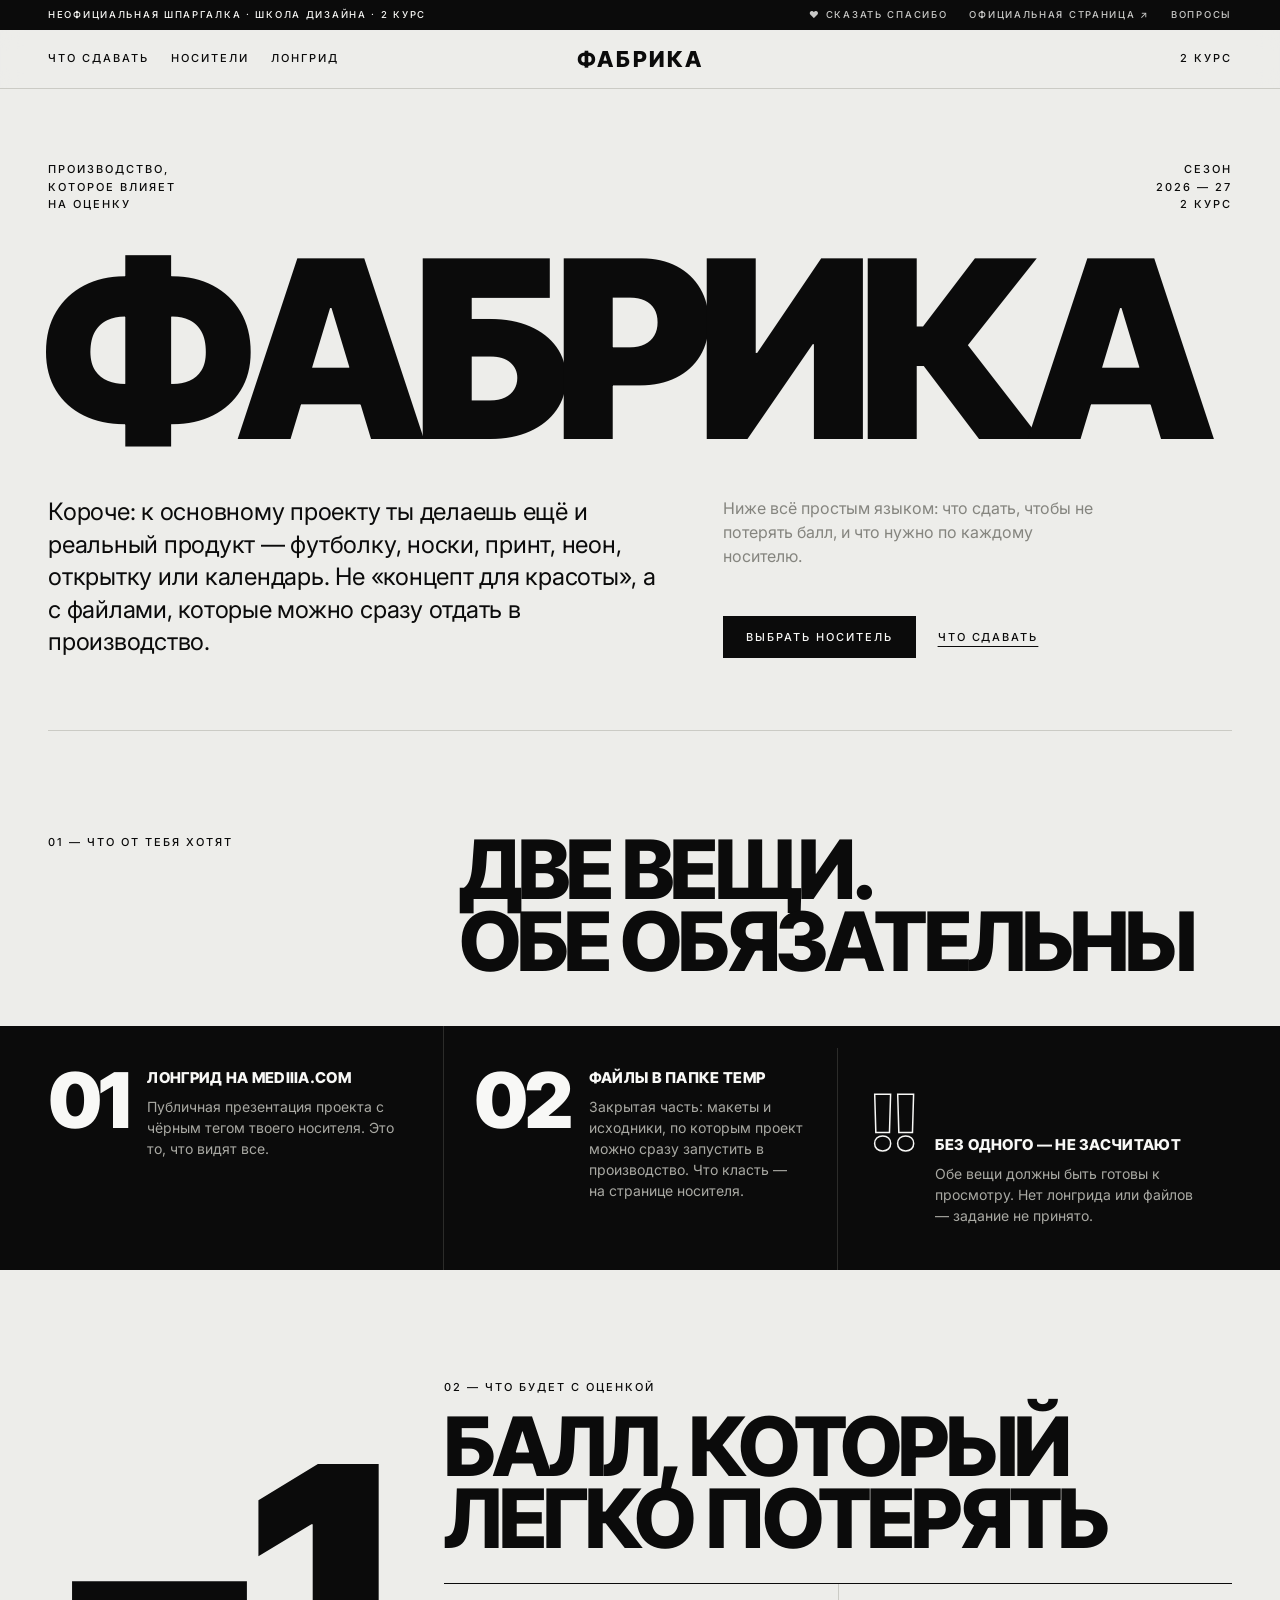
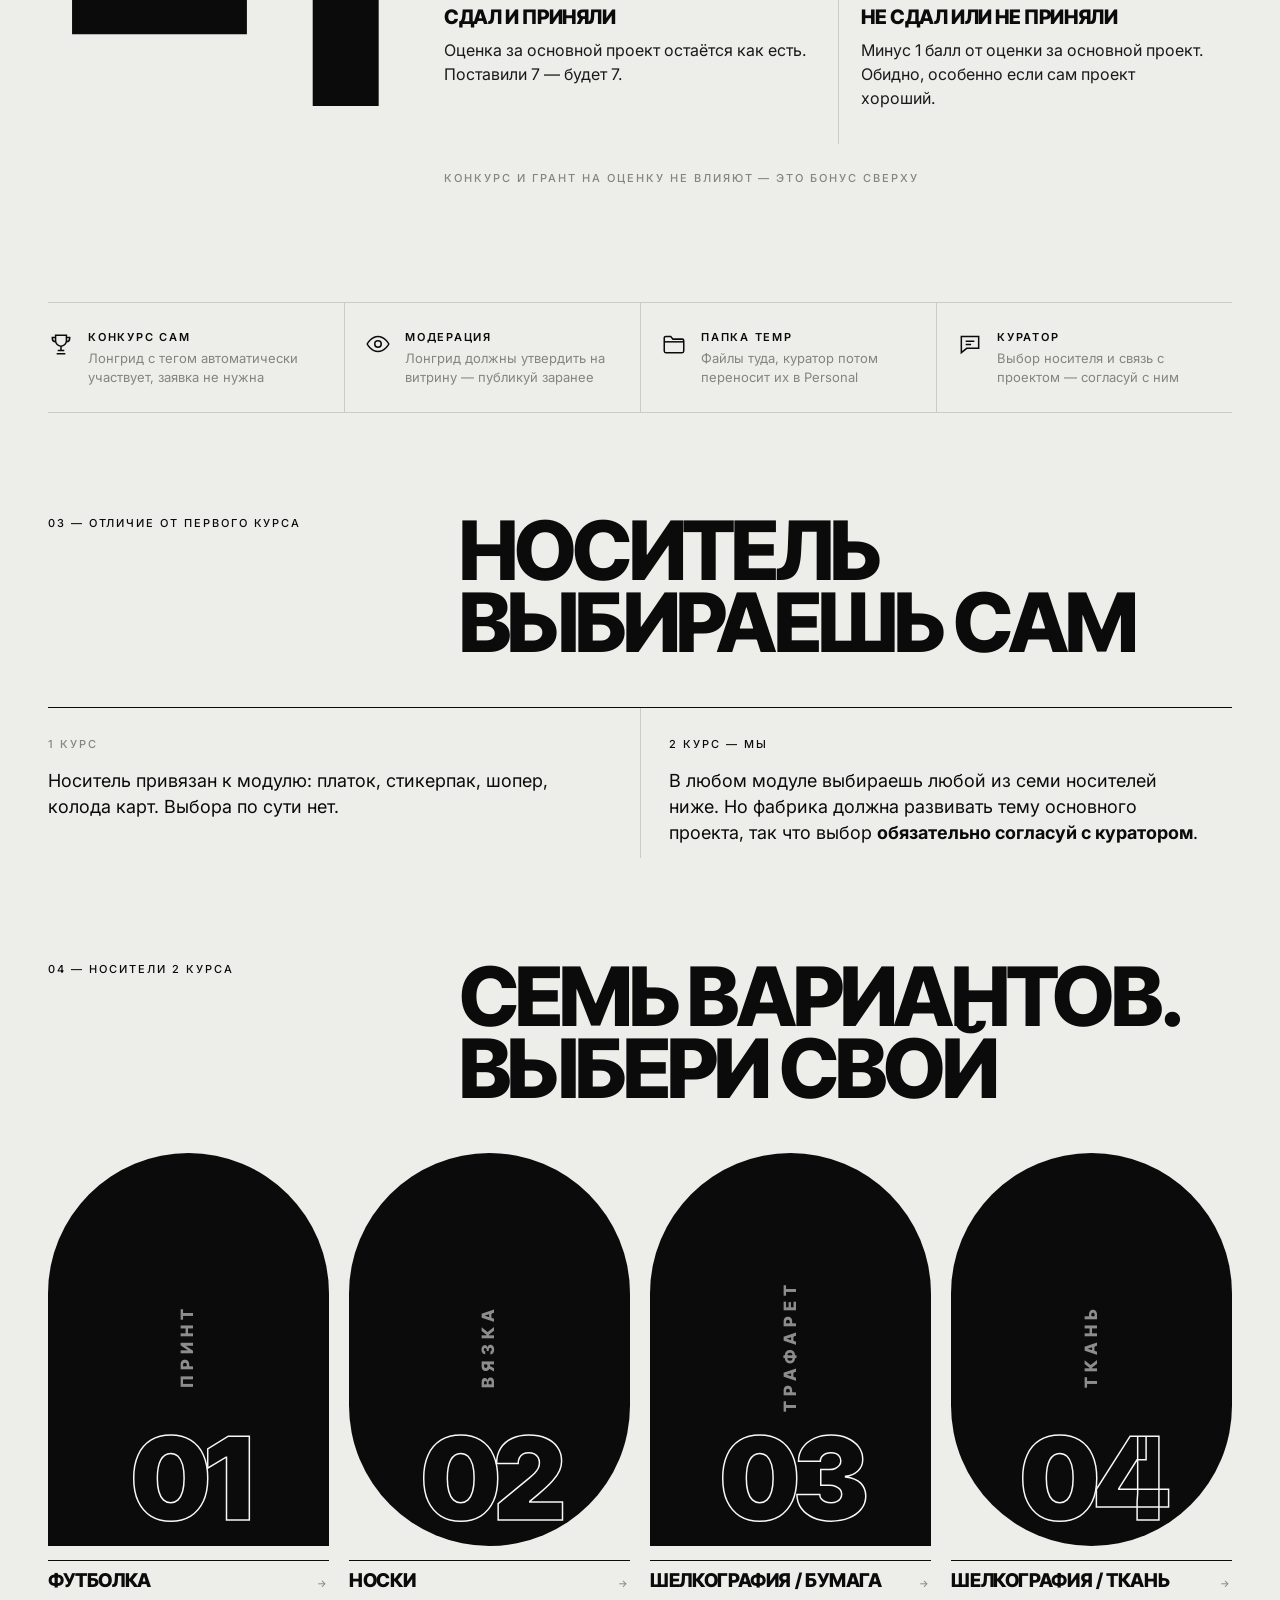
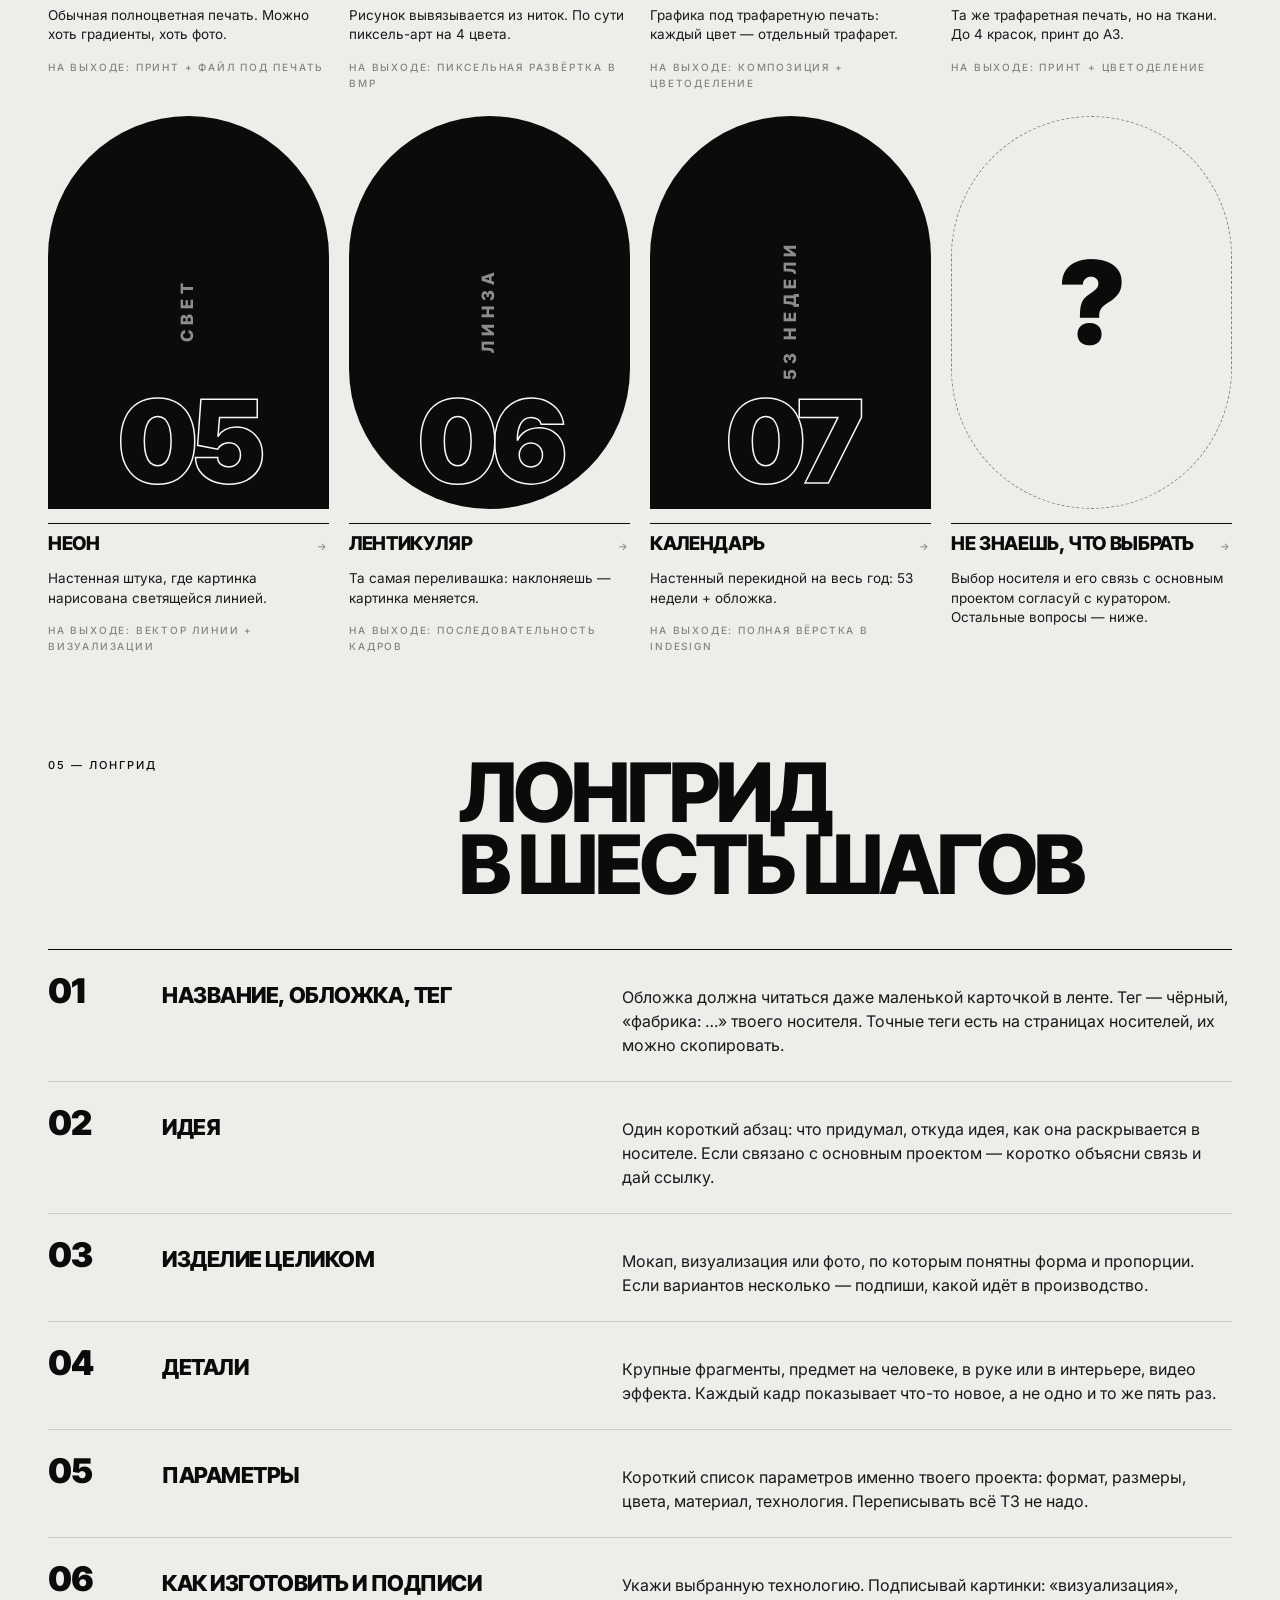
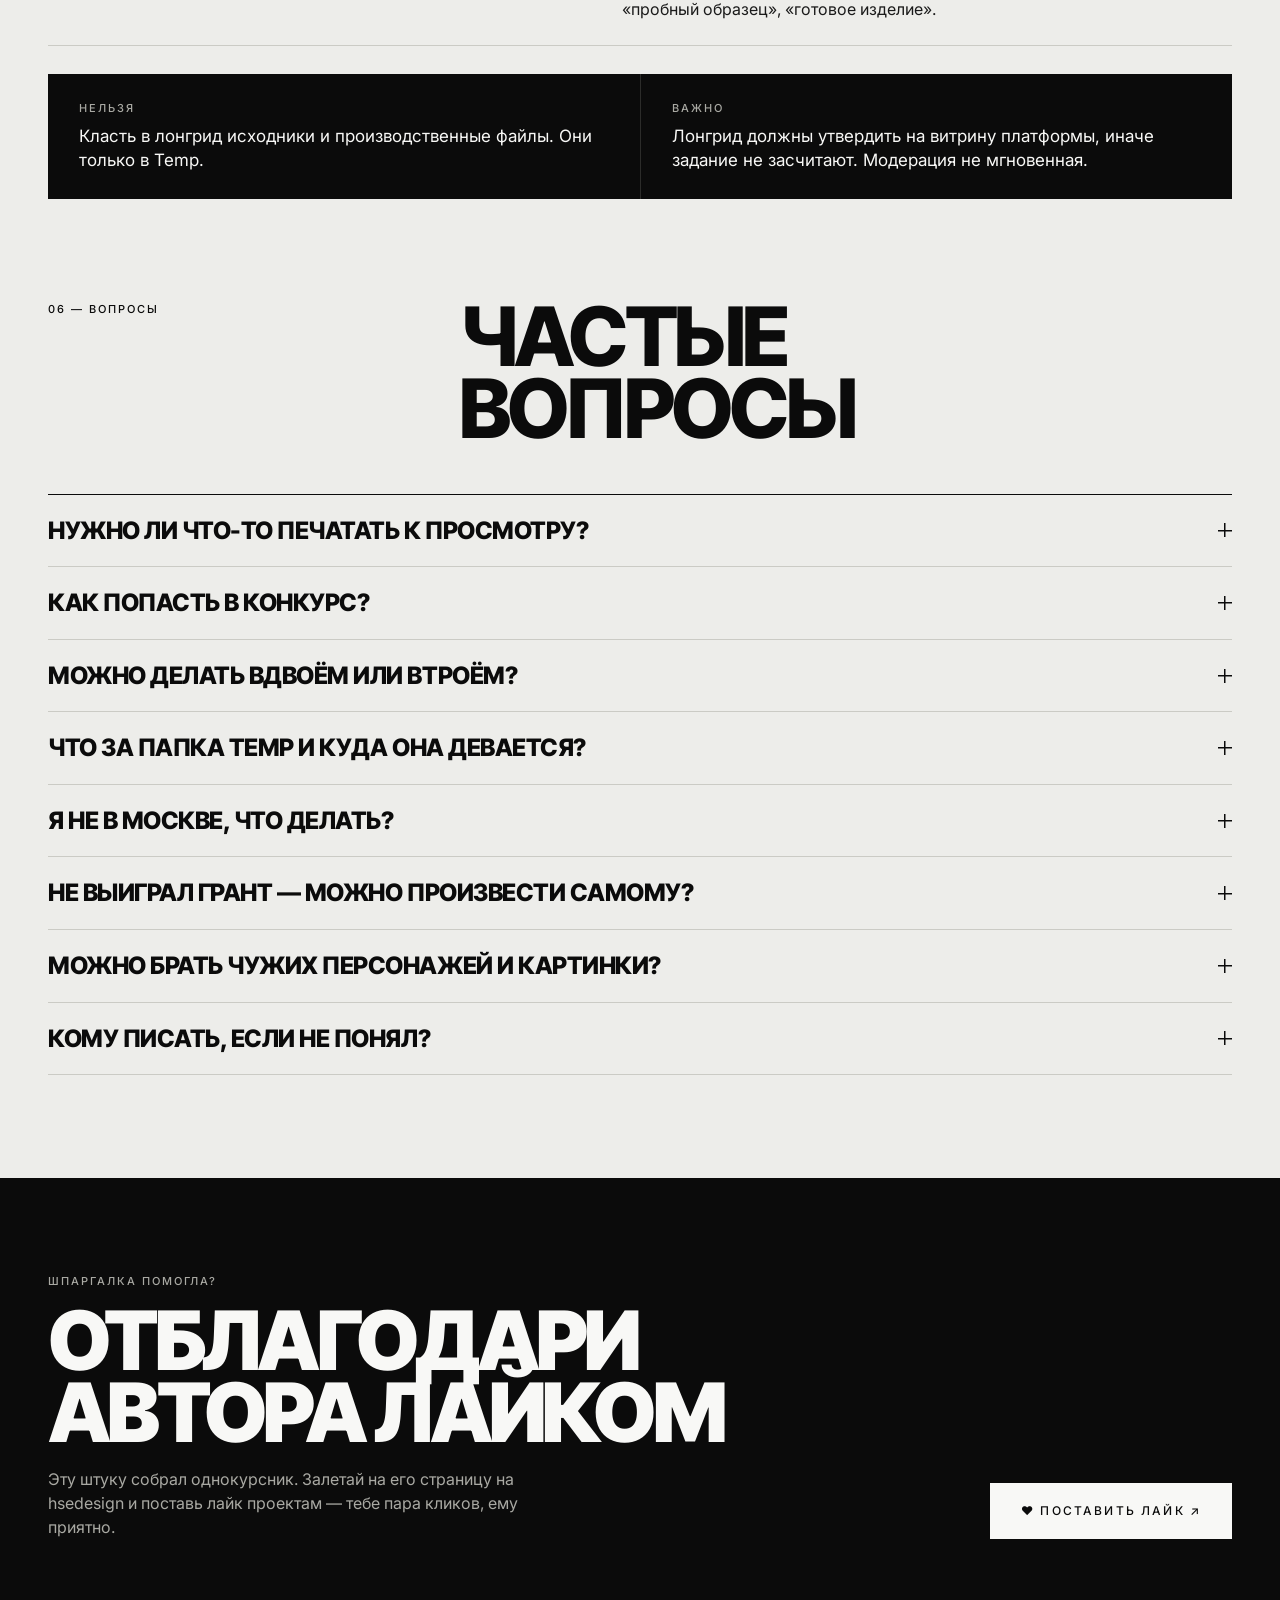
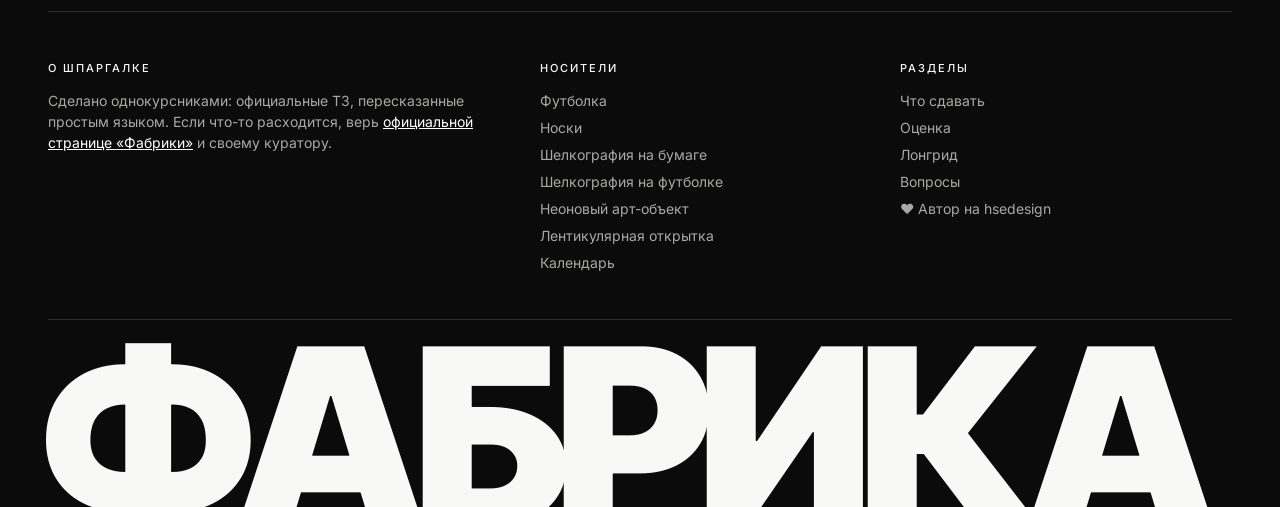
<file: index.html>
<!doctype html>
<html lang="ru">
<head>
<meta charset="utf-8">
<meta name="viewport" content="width=device-width, initial-scale=1">
<title>Фабрика · 2 курс — шпаргалка без паники</title>
<meta name="description" content="Неофициальная шпаргалка по «Фабрике» для второго курса Школы дизайна НИУ ВШЭ">
<link rel="preconnect" href="https://fonts.googleapis.com"><link rel="preconnect" href="https://fonts.gstatic.com" crossorigin><link href="https://fonts.googleapis.com/css2?family=Inter+Tight:wght@500;800;900&family=Inter:wght@400;500;600&display=swap" rel="stylesheet">
<link rel="stylesheet" href="style.css">
</head>
<body>
<div class="strip"><div class="wrap">
<span class="cap">Неофициальная шпаргалка · Школа дизайна · 2 курс</span>
<span class="r"><a class="cap" href="https://hsedesign.com/account/kkklounada" target="_blank" rel="noopener">♥ Сказать спасибо</a><a class="cap" href="https://education.mediiia.com/teams/700345f98297454aa5b09852b9f6dfeb/brnd" target="_blank" rel="noopener">Официальная страница ↗</a><a class="cap" href="index.html#faq">Вопросы</a></span>
</div></div>
<header class="nav"><div class="wrap">
<nav class="links cap"><a href="index.html#chto">Что сдавать</a><a href="index.html#nositeli">Носители</a><a href="index.html#longrid">Лонгрид</a></nav>
<a class="logo" href="index.html">Фабрика</a>
<div class="side cap"><a href="index.html#nositeli">2 курс</a></div>
</div></header>
<main>

<section class="hero" style="padding-bottom:0"><div class="wrap">
<div class="top-row">
<span class="cap">Производство,<br>которое влияет<br>на оценку</span>
<span class="cap">Сезон<br>2026 — 27<br>2 курс</span>
</div>
<div class="mega">Фабрика</div>
<div class="hero-body">
<p class="lead">Короче: к основному проекту ты делаешь ещё и реальный продукт — футболку, носки, принт, неон, открытку или календарь. Не «концепт для красоты», а с файлами, которые можно сразу отдать в производство.</p>
<div class="right">
<p>Ниже всё простым языком: что сдать, чтобы не потерять балл, и что нужно по каждому носителю.</p>
<div class="actions"><a class="btn" href="#nositeli">Выбрать носитель</a><a class="link" href="#chto">Что сдавать</a></div>
</div>
</div>
</div></section>

<section id="chto" style="padding-bottom:0"><div class="wrap">
<div class="sec-head"><span class="label">01 — Что от тебя хотят</span><h2>Две вещи.<br>Обе обязательны</h2></div>
</div>
<div class="band"><div class="wrap"><div class="cols">
<div class="col"><span class="n">01</span><div><h3>Лонгрид на mediiia.com</h3><p>Публичная презентация проекта с чёрным тегом твоего носителя. Это то, что видят все.</p></div></div>
<div class="col"><span class="n">02</span><div><h3>Файлы в папке Temp</h3><p>Закрытая часть: макеты и исходники, по которым проект можно сразу запустить в производство. Что класть — на странице носителя.</p></div></div>
<div class="col alert"><span class="n">!!</span><div><h3>Без одного — не засчитают</h3><p>Обе вещи должны быть готовы к просмотру. Нет лонгрида или файлов — задание не принято.</p></div></div>
</div></div></div>
</section>

<section id="ocenka"><div class="wrap">
<div class="score">
<div class="big">−1</div>
<div>
<span class="label">02 — Что будет с оценкой</span>
<h2 style="margin:14px 0 28px">Балл, который<br>легко потерять</h2>
<div class="cmp">
<div><h3>Сдал и приняли</h3><p>Оценка за основной проект остаётся как есть. Поставили 7 — будет 7.</p></div>
<div><h3>Не сдал или не приняли</h3><p>Минус 1 балл от оценки за основной проект. Обидно, особенно если сам проект хороший.</p></div>
</div>
<p class="note-line cap">Конкурс и грант на оценку не влияют — это бонус сверху</p>
</div>
</div>
</div></section>

<div class="wrap"><div class="features">
<div class="feature"><svg viewBox="0 0 24 24"><path d="M7 4h10v5a5 5 0 0 1-10 0V4Z"/><path d="M7 6H4v1a3 3 0 0 0 3 3M17 6h3v1a3 3 0 0 1-3 3M12 14v4M8 21h8M9 18h6"/></svg><div><b>Конкурс сам</b><span>Лонгрид с тегом автоматически участвует, заявка не нужна</span></div></div>
<div class="feature"><svg viewBox="0 0 24 24"><path d="M2 12s3.6-7 10-7 10 7 10 7-3.6 7-10 7S2 12 2 12Z"/><circle cx="12" cy="12" r="3"/></svg><div><b>Модерация</b><span>Лонгрид должны утвердить на витрину — публикуй заранее</span></div></div>
<div class="feature"><svg viewBox="0 0 24 24"><path d="M3 6.5A1.5 1.5 0 0 1 4.5 5H9l2 2.5h8.5A1.5 1.5 0 0 1 21 9v9.5a1.5 1.5 0 0 1-1.5 1.5h-15A1.5 1.5 0 0 1 3 18.5v-12Z"/><path d="M3 10h18"/></svg><div><b>Папка Temp</b><span>Файлы туда, куратор потом переносит их в Personal</span></div></div>
<div class="feature"><svg viewBox="0 0 24 24"><path d="M4 5h16v11H9l-5 4V5Z"/><path d="M8 9.5h8M8 12.5h5"/></svg><div><b>Куратор</b><span>Выбор носителя и связь с проектом — согласуй с ним</span></div></div>
</div></div>

<section><div class="wrap">
<div class="sec-head"><span class="label">03 — Отличие от первого курса</span><h2>Носитель<br>выбираешь сам</h2></div>
<div class="split">
<div><span class="cap grey">1 курс</span><p>Носитель привязан к модулю: платок, стикерпак, шопер, колода карт. Выбора по сути нет.</p></div>
<div><span class="cap">2 курс — мы</span><p>В любом модуле выбираешь любой из семи носителей ниже. Но фабрика должна развивать тему основного проекта, так что выбор <b>обязательно согласуй с куратором</b>.</p></div>
</div>
</div></section>

<section id="nositeli" style="padding-top:0"><div class="wrap">
<div class="sec-head"><span class="label">04 — Носители 2 курса</span><h2>Семь вариантов.<br>Выбери свой</h2></div>
<div class="carriers">
<a class="carrier" href="nositeli/futbolka.html">
<div class="arch"><span class="word">Принт</span><span class="idx">01</span></div>
<div class="meta"><h3>Футболка</h3><span class="cap">→</span></div>
<p>Обычная полноцветная печать. Можно хоть градиенты, хоть фото.</p>
<span class="cap grey" style="font-size:10px">На выходе: принт + файл под печать</span>
</a><a class="carrier" href="nositeli/noski.html">
<div class="arch"><span class="word">Вязка</span><span class="idx">02</span></div>
<div class="meta"><h3>Носки</h3><span class="cap">→</span></div>
<p>Рисунок вывязывается из ниток. По сути пиксель-арт на 4 цвета.</p>
<span class="cap grey" style="font-size:10px">На выходе: пиксельная развёртка в BMP</span>
</a><a class="carrier" href="nositeli/shelkografiya-bumaga.html">
<div class="arch"><span class="word">Трафарет</span><span class="idx">03</span></div>
<div class="meta"><h3>Шелкография / бумага</h3><span class="cap">→</span></div>
<p>Графика под трафаретную печать: каждый цвет — отдельный трафарет.</p>
<span class="cap grey" style="font-size:10px">На выходе: композиция + цветоделение</span>
</a><a class="carrier" href="nositeli/shelkografiya-futbolka.html">
<div class="arch"><span class="word">Ткань</span><span class="idx">04</span></div>
<div class="meta"><h3>Шелкография / ткань</h3><span class="cap">→</span></div>
<p>Та же трафаретная печать, но на ткани. До 4 красок, принт до А3.</p>
<span class="cap grey" style="font-size:10px">На выходе: принт + цветоделение</span>
</a><a class="carrier" href="nositeli/neon.html">
<div class="arch"><span class="word">Свет</span><span class="idx">05</span></div>
<div class="meta"><h3>Неон</h3><span class="cap">→</span></div>
<p>Настенная штука, где картинка нарисована светящейся линией.</p>
<span class="cap grey" style="font-size:10px">На выходе: вектор линии + визуализации</span>
</a><a class="carrier" href="nositeli/lentikulyar.html">
<div class="arch"><span class="word">Линза</span><span class="idx">06</span></div>
<div class="meta"><h3>Лентикуляр</h3><span class="cap">→</span></div>
<p>Та самая переливашка: наклоняешь — картинка меняется.</p>
<span class="cap grey" style="font-size:10px">На выходе: последовательность кадров</span>
</a><a class="carrier" href="nositeli/kalendar.html">
<div class="arch"><span class="word">53 недели</span><span class="idx">07</span></div>
<div class="meta"><h3>Календарь</h3><span class="cap">→</span></div>
<p>Настенный перекидной на весь год: 53 недели + обложка.</p>
<span class="cap grey" style="font-size:10px">На выходе: полная вёрстка в InDesign</span>
</a><a class="carrier ghost" href="#faq">
<div class="arch"><span class="q">?</span></div>
<div class="meta"><h3>Не знаешь, что выбрать</h3><span class="cap">→</span></div>
<p>Выбор носителя и его связь с основным проектом согласуй с куратором. Остальные вопросы — ниже.</p>
</a>
</div>
</div></section>

<section id="longrid" style="padding-top:0"><div class="wrap">
<div class="sec-head"><span class="label">05 — Лонгрид</span><h2>Лонгрид<br>в шесть шагов</h2></div>
<div class="rows">
<div class="row"><span class="num">01</span><h3>Название, обложка, тег</h3><p>Обложка должна читаться даже маленькой карточкой в ленте. Тег — чёрный, «фабрика: …» твоего носителя. Точные теги есть на страницах носителей, их можно скопировать.</p></div>
<div class="row"><span class="num">02</span><h3>Идея</h3><p>Один короткий абзац: что придумал, откуда идея, как она раскрывается в носителе. Если связано с основным проектом — коротко объясни связь и дай ссылку.</p></div>
<div class="row"><span class="num">03</span><h3>Изделие целиком</h3><p>Мокап, визуализация или фото, по которым понятны форма и пропорции. Если вариантов несколько — подпиши, какой идёт в производство.</p></div>
<div class="row"><span class="num">04</span><h3>Детали</h3><p>Крупные фрагменты, предмет на человеке, в руке или в интерьере, видео эффекта. Каждый кадр показывает что-то новое, а не одно и то же пять раз.</p></div>
<div class="row"><span class="num">05</span><h3>Параметры</h3><p>Короткий список параметров именно твоего проекта: формат, размеры, цвета, материал, технология. Переписывать всё ТЗ не надо.</p></div>
<div class="row"><span class="num">06</span><h3>Как изготовить и подписи</h3><p>Укажи выбранную технологию. Подписывай картинки: «визуализация», «пробный образец», «готовое изделие».</p></div>
</div>
<div class="warns">
<div><span class="cap">Нельзя</span><p>Класть в лонгрид исходники и производственные файлы. Они только в Temp.</p></div>
<div><span class="cap">Важно</span><p>Лонгрид должны утвердить на витрину платформы, иначе задание не засчитают. Модерация не мгновенная.</p></div>
</div>
</div></section>

<section id="faq" style="padding-top:0"><div class="wrap">
<div class="sec-head"><span class="label">06 — Вопросы</span><h2>Частые<br>вопросы</h2></div>
<div class="faq">
<details><summary>Нужно ли что-то печатать к просмотру?</summary><p>Нет. Для всех наших носителей сдаются лонгрид и файлы. Производство отобранных проектов организует команда «Фабрики».</p></details>
<details><summary>Как попасть в конкурс?</summary><p>Никак специально — заявку подавать не надо. Лонгрид с правильным тегом попадает в конкурс автоматически. Лучшие проекты получают грант школы на производство: образец, тираж и т.д.</p></details>
<details><summary>Можно делать вдвоём или втроём?</summary><p>Да. Один общий лонгрид, у него автор и до двух соавторов, в тексте расписано, кто что делал. Но вклад должен быть настоящим, распилить мелкие задачки ради зачёта не прокатит. Защищает каждый отдельно на своём просмотре.</p></details>
<details><summary>Что за папка Temp и куда она девается?</summary><p>Это твоя рабочая папка на сетевом диске школы. Кладёшь туда полный комплект файлов, перед сдачей куратор проверяет и переносит её в закрытый раздел Personal, к которому есть доступ только у сотрудников.</p></details>
<details><summary>Я не в Москве, что делать?</summary><p>Все носители второго курса сдаются файлами и визуализациями, физически в мастерских школы быть не обязательно.</p></details>
<details><summary>Не выиграл грант — можно произвести самому?</summary><p>Да. Можно оплатить производство самому по тем же ТЗ, или проект может заметить внешний заказчик — бренд, музей, компания. Если продукт продаётся, автор получает авторские отчисления.</p></details>
<details><summary>Можно брать чужих персонажей и картинки?</summary><p>Только если есть права. Проще и безопаснее рисовать своё.</p></details>
<details><summary>Кому писать, если не понял?</summary><p>По идее, выбору носителя и связи с проектом — куратору. По технике (оборудование, материалы) — мастерам мастерских школы.</p></details>
</div>
</div></section>
</main>
<section class="thanks"><div class="wrap">
<div class="thanks-in">
<div><span class="cap">Шпаргалка помогла?</span>
<p class="thanks-t">Отблагодари автора лайком</p>
<p class="thanks-s">Эту штуку собрал однокурсник. Залетай на его страницу на hsedesign и поставь лайк проектам — тебе пара кликов, ему приятно.</p></div>
<a class="btn inv big" href="https://hsedesign.com/account/kkklounada" target="_blank" rel="noopener">♥ Поставить лайк ↗</a>
</div>
</div></section>
<footer><div class="wrap">
<div class="cols">
<div><span class="cap">О шпаргалке</span><p>Сделано однокурсниками: официальные ТЗ, пересказанные простым языком. Если что-то расходится, верь <a href="https://education.mediiia.com/teams/700345f98297454aa5b09852b9f6dfeb/brnd" target="_blank" rel="noopener" style="color:#fff">официальной странице «Фабрики»</a> и своему куратору.</p></div>
<div><span class="cap">Носители</span><ul><li><a href="nositeli/futbolka.html">Футболка</a></li><li><a href="nositeli/noski.html">Носки</a></li><li><a href="nositeli/shelkografiya-bumaga.html">Шелкография на бумаге</a></li><li><a href="nositeli/shelkografiya-futbolka.html">Шелкография на футболке</a></li><li><a href="nositeli/neon.html">Неоновый арт-объект</a></li><li><a href="nositeli/lentikulyar.html">Лентикулярная открытка</a></li><li><a href="nositeli/kalendar.html">Календарь</a></li></ul></div>
<div><span class="cap">Разделы</span><ul><li><a href="index.html#chto">Что сдавать</a></li><li><a href="index.html#ocenka">Оценка</a></li><li><a href="index.html#longrid">Лонгрид</a></li><li><a href="index.html#faq">Вопросы</a></li><li><a href="https://hsedesign.com/account/kkklounada" target="_blank" rel="noopener">♥ Автор на hsedesign</a></li></ul></div>
</div>
<div class="mega" aria-hidden="true">Фабрика</div>
</div></footer>
<script src="script.js"></script>
</body>
</html>
</file>
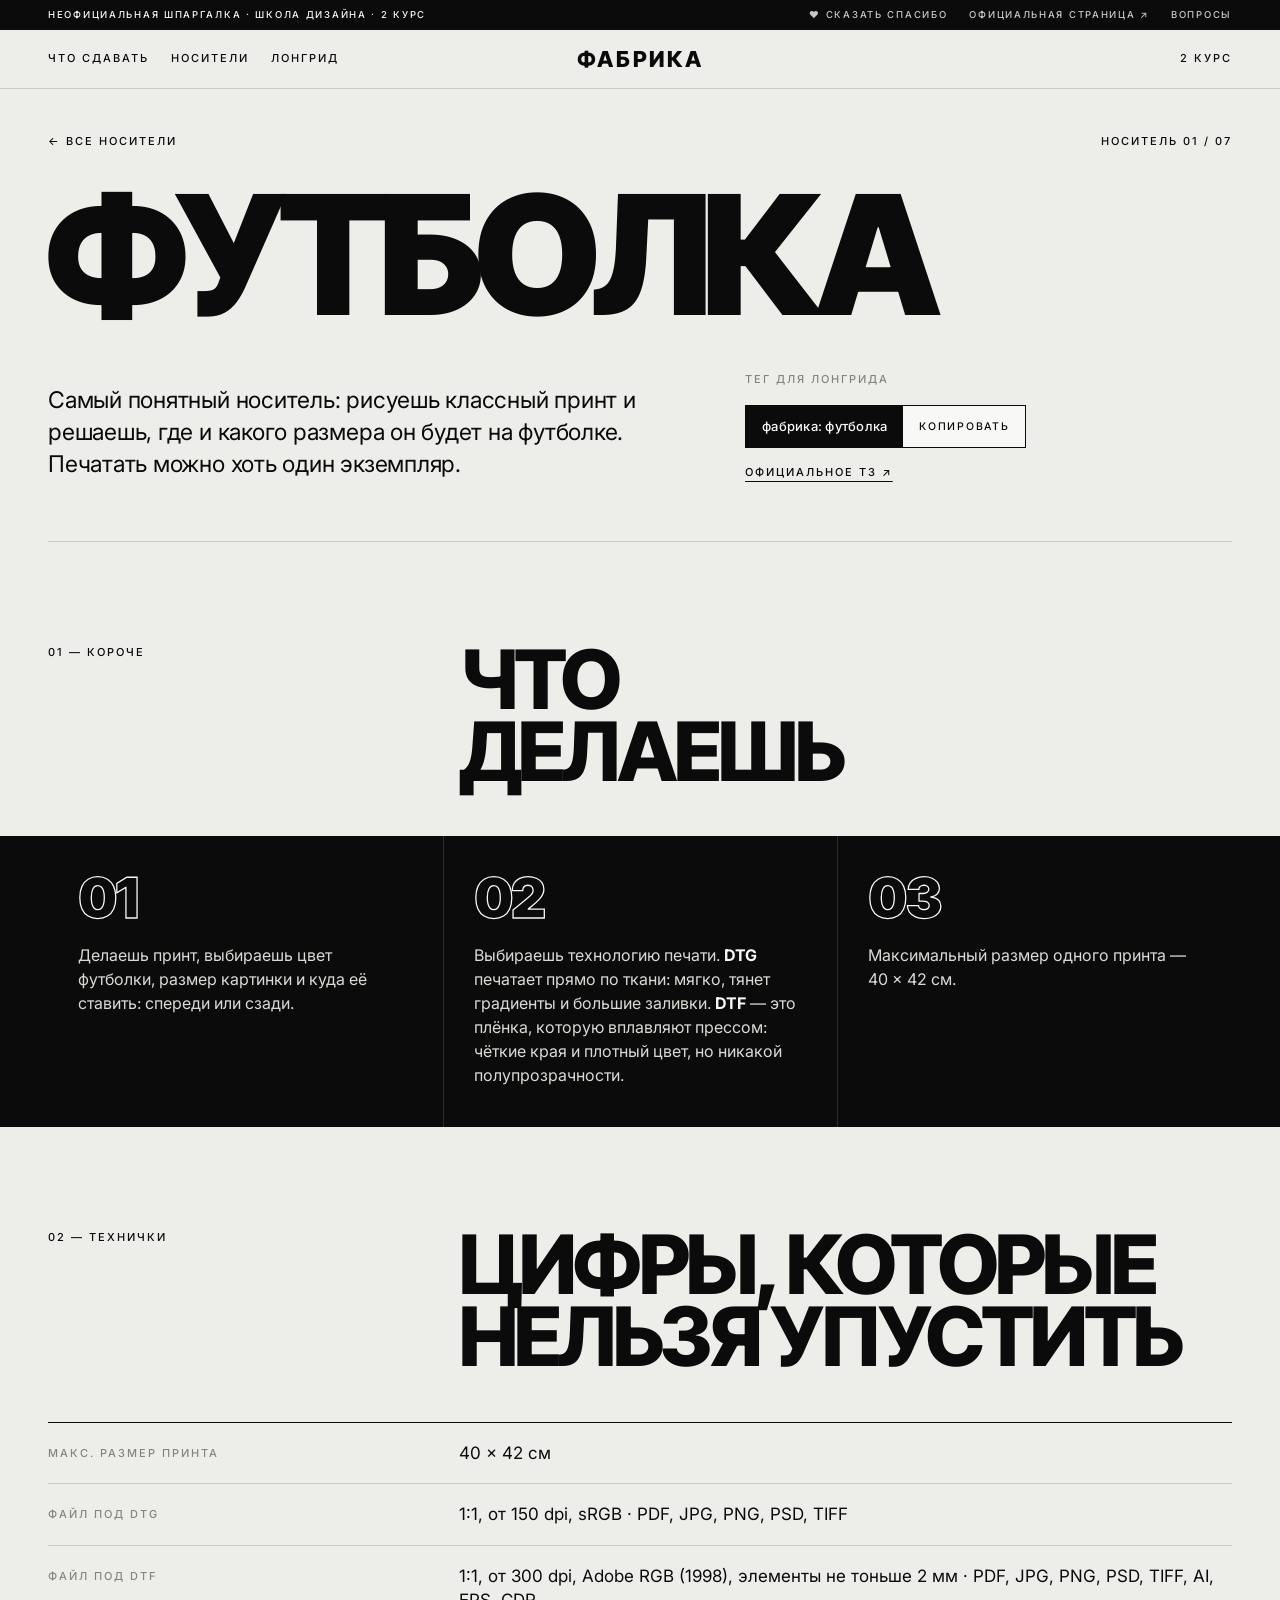
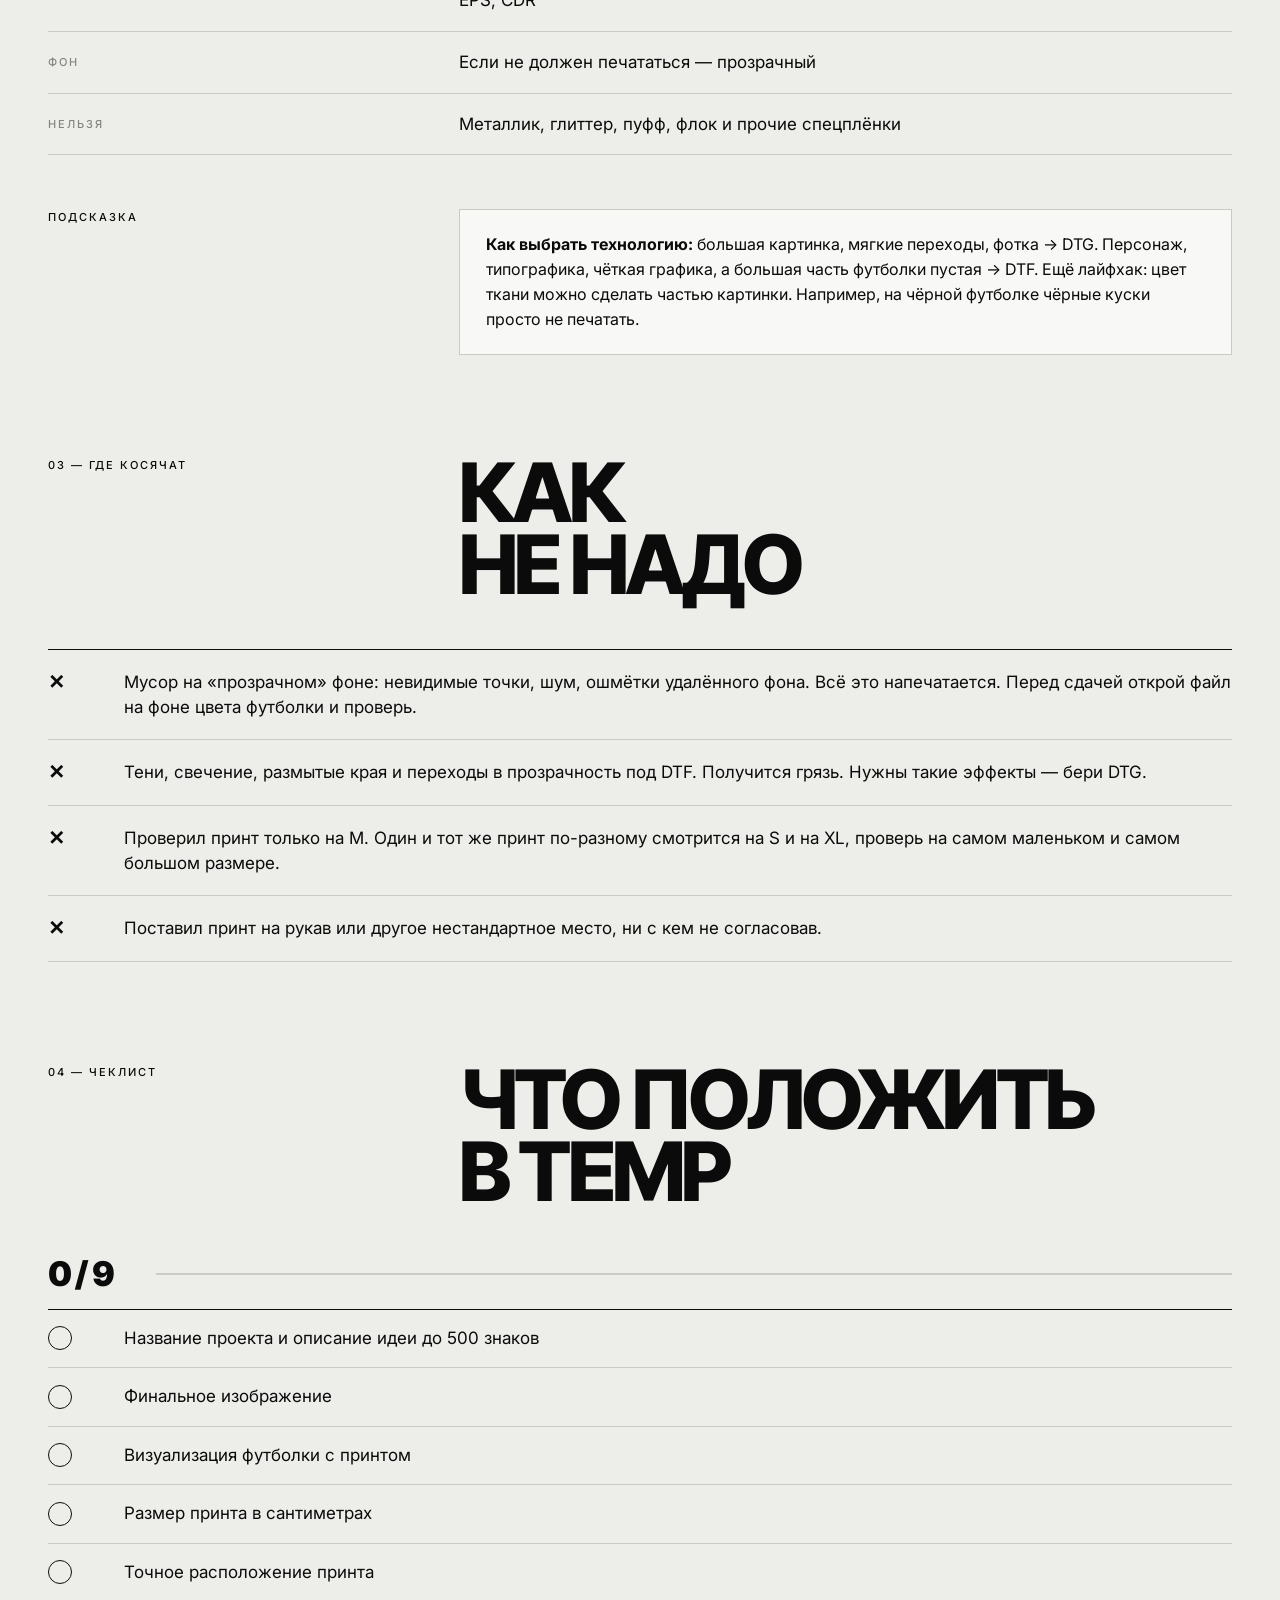
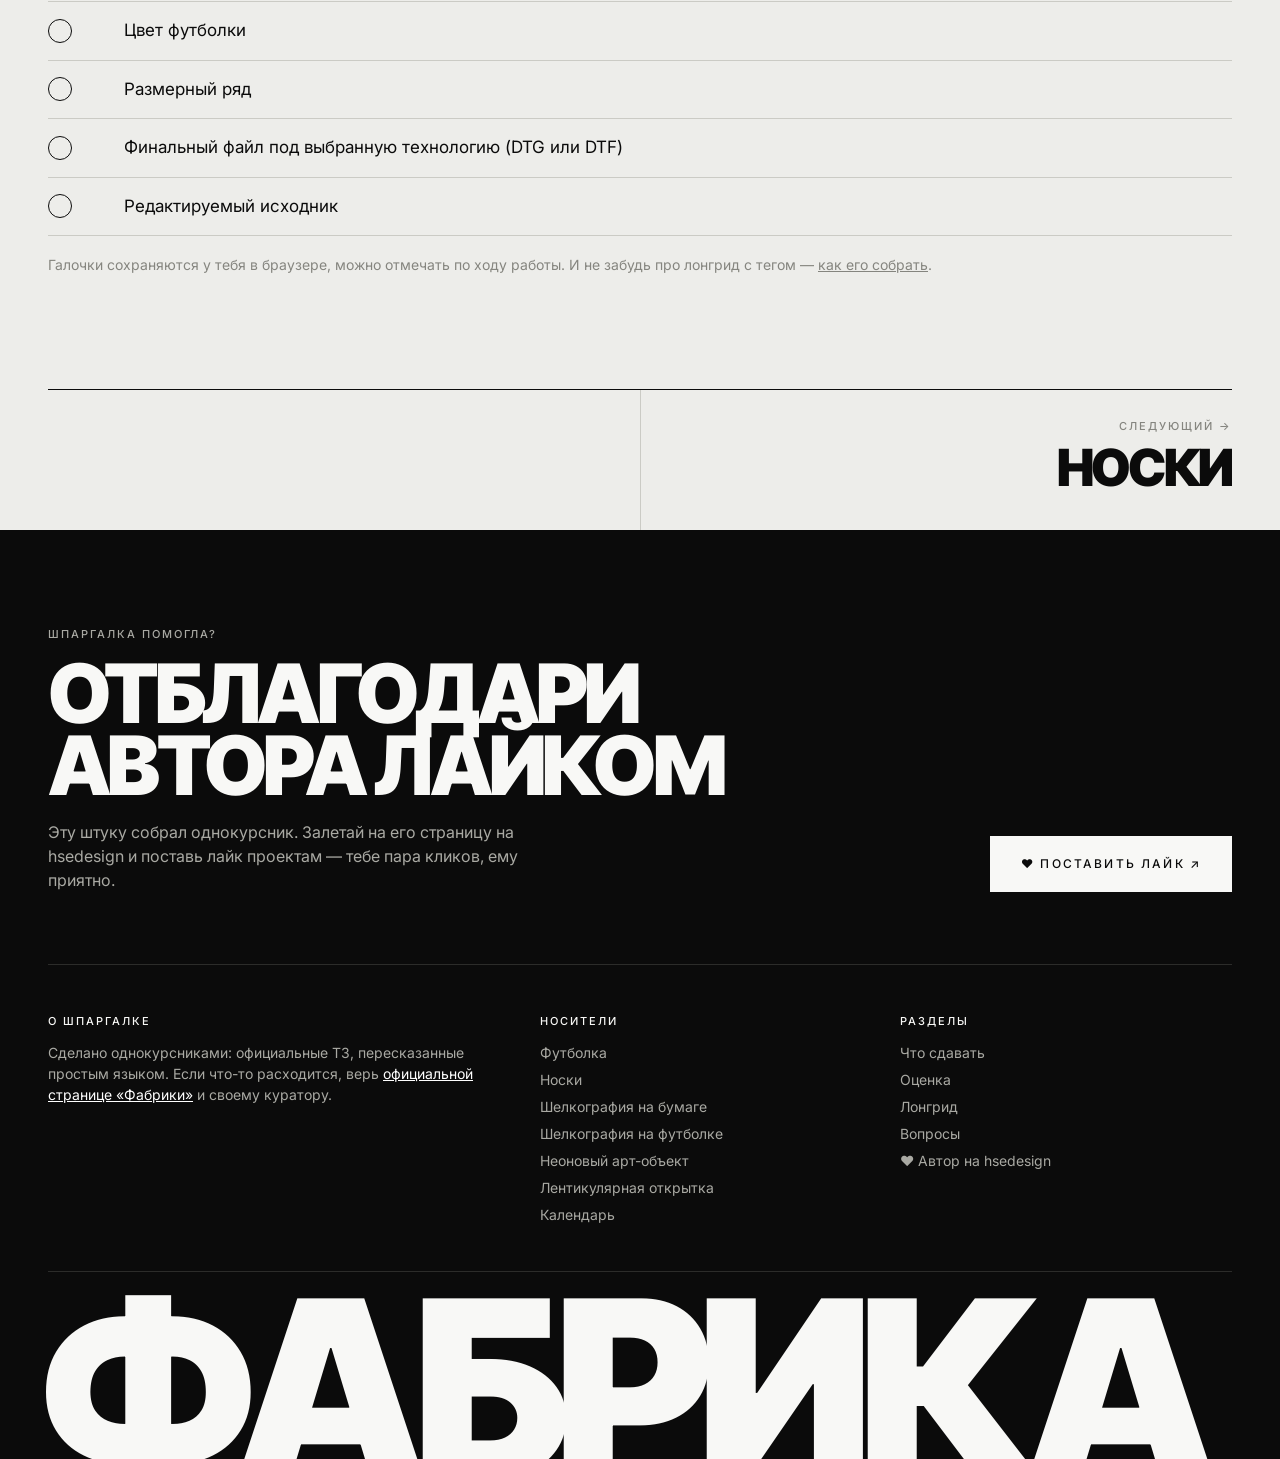
<file: nositeli/futbolka.html>
<!doctype html>
<html lang="ru">
<head>
<meta charset="utf-8">
<meta name="viewport" content="width=device-width, initial-scale=1">
<title>Футболка — Фабрика · 2 курс</title>
<meta name="description" content="Неофициальная шпаргалка по «Фабрике» для второго курса Школы дизайна НИУ ВШЭ">
<link rel="preconnect" href="https://fonts.googleapis.com"><link rel="preconnect" href="https://fonts.gstatic.com" crossorigin><link href="https://fonts.googleapis.com/css2?family=Inter+Tight:wght@500;800;900&family=Inter:wght@400;500;600&display=swap" rel="stylesheet">
<link rel="stylesheet" href="../style.css">
</head>
<body>
<div class="strip"><div class="wrap">
<span class="cap">Неофициальная шпаргалка · Школа дизайна · 2 курс</span>
<span class="r"><a class="cap" href="https://hsedesign.com/account/kkklounada" target="_blank" rel="noopener">♥ Сказать спасибо</a><a class="cap" href="https://education.mediiia.com/teams/700345f98297454aa5b09852b9f6dfeb/brnd" target="_blank" rel="noopener">Официальная страница ↗</a><a class="cap" href="../index.html#faq">Вопросы</a></span>
</div></div>
<header class="nav"><div class="wrap">
<nav class="links cap"><a href="../index.html#chto">Что сдавать</a><a href="../index.html#nositeli">Носители</a><a href="../index.html#longrid">Лонгрид</a></nav>
<a class="logo" href="../index.html">Фабрика</a>
<div class="side cap"><a href="../index.html#nositeli">2 курс</a></div>
</div></header>
<main>

<div class="wrap">
<div class="crumbs cap"><a href="../index.html#nositeli">← Все носители</a><span>Носитель 01 / 07</span></div>
<h1 class="ptitle" style="--ts:clamp(56px, 13vw, 200px)">Футболка</h1>
<div class="phero-body">
<p class="lead">Самый понятный носитель: рисуешь классный принт и решаешь, где и какого размера он будет на футболке. Печатать можно хоть один экземпляр.</p>
<div class="right">
<span class="cap grey">Тег для лонгрида</span>
<span class="tag"><span class="t">фабрика: футболка</span><button type="button" data-copy="фабрика: футболка">Копировать</button></span>
<a class="link" href="https://education.mediiia.com/project/futbolka-207c699bb66f4b91b3373bc9cb0455f2" target="_blank" rel="noopener">Официальное ТЗ ↗</a>
</div>
</div>

</div>

<section style="padding-bottom:0"><div class="wrap">
<div class="sec-head"><span class="label">01 — Короче</span><h2>Что<br>делаешь</h2></div>
</div>
<div class="band"><div class="wrap"><div class="short"><div><span class="n">01</span><p>Делаешь принт, выбираешь цвет футболки, размер картинки и куда её ставить: спереди или сзади.</p></div><div><span class="n">02</span><p>Выбираешь технологию печати. <b>DTG</b> печатает прямо по ткани: мягко, тянет градиенты и большие заливки. <b>DTF</b> — это плёнка, которую вплавляют прессом: чёткие края и плотный цвет, но никакой полупрозрачности.</p></div><div><span class="n">03</span><p>Максимальный размер одного принта — 40 × 42 см.</p></div></div></div></div>
</section>

<section><div class="wrap">
<div class="sec-head"><span class="label">02 — Технички</span><h2>Цифры, которые<br>нельзя упустить</h2></div>
<dl class="specs"><div><dt>Макс. размер принта</dt><dd>40 × 42 см</dd></div><div><dt>Файл под DTG</dt><dd>1:1, от 150 dpi, sRGB · PDF, JPG, PNG, PSD, TIFF</dd></div><div><dt>Файл под DTF</dt><dd>1:1, от 300 dpi, Adobe RGB (1998), элементы не тоньше 2 мм · PDF, JPG, PNG, PSD, TIFF, AI, EPS, CDR</dd></div><div><dt>Фон</dt><dd>Если не должен печататься — прозрачный</dd></div><div><dt>Нельзя</dt><dd>Металлик, глиттер, пуфф, флок и прочие спецплёнки</dd></div></dl>
<div class="tip"><span class="label">Подсказка</span><div class="box"><b>Как выбрать технологию:</b> большая картинка, мягкие переходы, фотка → DTG. Персонаж, типографика, чёткая графика, а большая часть футболки пустая → DTF. Ещё лайфхак: цвет ткани можно сделать частью картинки. Например, на чёрной футболке чёрные куски просто не печатать.</div></div>
</div></section>

<section style="padding-top:0"><div class="wrap">
<div class="sec-head"><span class="label">03 — Где косячат</span><h2>Как<br>не надо</h2></div>
<ul class="fails"><li>Мусор на «прозрачном» фоне: невидимые точки, шум, ошмётки удалённого фона. Всё это напечатается. Перед сдачей открой файл на фоне цвета футболки и проверь.</li><li>Тени, свечение, размытые края и переходы в прозрачность под DTF. Получится грязь. Нужны такие эффекты — бери DTG.</li><li>Проверил принт только на M. Один и тот же принт по-разному смотрится на S и на XL, проверь на самом маленьком и самом большом размере.</li><li>Поставил принт на рукав или другое нестандартное место, ни с кем не согласовав.</li></ul>
</div></section>

<section style="padding-top:0"><div class="wrap">
<div class="sec-head"><span class="label">04 — Чеклист</span><h2>Что положить<br>в Temp</h2></div>
<div class="progress" data-for="futbolka"><span>0 / 9</span><div class="bar"><i></i></div></div>
<div class="checklist" data-key="futbolka"><label><input type="checkbox"><span>Название проекта и описание идеи до 500 знаков</span></label><label><input type="checkbox"><span>Финальное изображение</span></label><label><input type="checkbox"><span>Визуализация футболки с принтом</span></label><label><input type="checkbox"><span>Размер принта в сантиметрах</span></label><label><input type="checkbox"><span>Точное расположение принта</span></label><label><input type="checkbox"><span>Цвет футболки</span></label><label><input type="checkbox"><span>Размерный ряд</span></label><label><input type="checkbox"><span>Финальный файл под выбранную технологию (DTG или DTF)</span></label><label><input type="checkbox"><span>Редактируемый исходник</span></label></div>
<p class="after">Галочки сохраняются у тебя в браузере, можно отмечать по ходу работы. И не забудь про лонгрид с тегом — <a href="../index.html#longrid">как его собрать</a>.</p>
</div></section>

<div class="wrap"><nav class="pager"><a class="next" href="noski.html"><span class="cap">Следующий →</span><b>Носки</b></a></nav></div>
</main>
<section class="thanks"><div class="wrap">
<div class="thanks-in">
<div><span class="cap">Шпаргалка помогла?</span>
<p class="thanks-t">Отблагодари автора лайком</p>
<p class="thanks-s">Эту штуку собрал однокурсник. Залетай на его страницу на hsedesign и поставь лайк проектам — тебе пара кликов, ему приятно.</p></div>
<a class="btn inv big" href="https://hsedesign.com/account/kkklounada" target="_blank" rel="noopener">♥ Поставить лайк ↗</a>
</div>
</div></section>
<footer><div class="wrap">
<div class="cols">
<div><span class="cap">О шпаргалке</span><p>Сделано однокурсниками: официальные ТЗ, пересказанные простым языком. Если что-то расходится, верь <a href="https://education.mediiia.com/teams/700345f98297454aa5b09852b9f6dfeb/brnd" target="_blank" rel="noopener" style="color:#fff">официальной странице «Фабрики»</a> и своему куратору.</p></div>
<div><span class="cap">Носители</span><ul><li><a href="../nositeli/futbolka.html">Футболка</a></li><li><a href="../nositeli/noski.html">Носки</a></li><li><a href="../nositeli/shelkografiya-bumaga.html">Шелкография на бумаге</a></li><li><a href="../nositeli/shelkografiya-futbolka.html">Шелкография на футболке</a></li><li><a href="../nositeli/neon.html">Неоновый арт-объект</a></li><li><a href="../nositeli/lentikulyar.html">Лентикулярная открытка</a></li><li><a href="../nositeli/kalendar.html">Календарь</a></li></ul></div>
<div><span class="cap">Разделы</span><ul><li><a href="../index.html#chto">Что сдавать</a></li><li><a href="../index.html#ocenka">Оценка</a></li><li><a href="../index.html#longrid">Лонгрид</a></li><li><a href="../index.html#faq">Вопросы</a></li><li><a href="https://hsedesign.com/account/kkklounada" target="_blank" rel="noopener">♥ Автор на hsedesign</a></li></ul></div>
</div>
<div class="mega" aria-hidden="true">Фабрика</div>
</div></footer>
<script src="../script.js"></script>
</body>
</html>
</file>
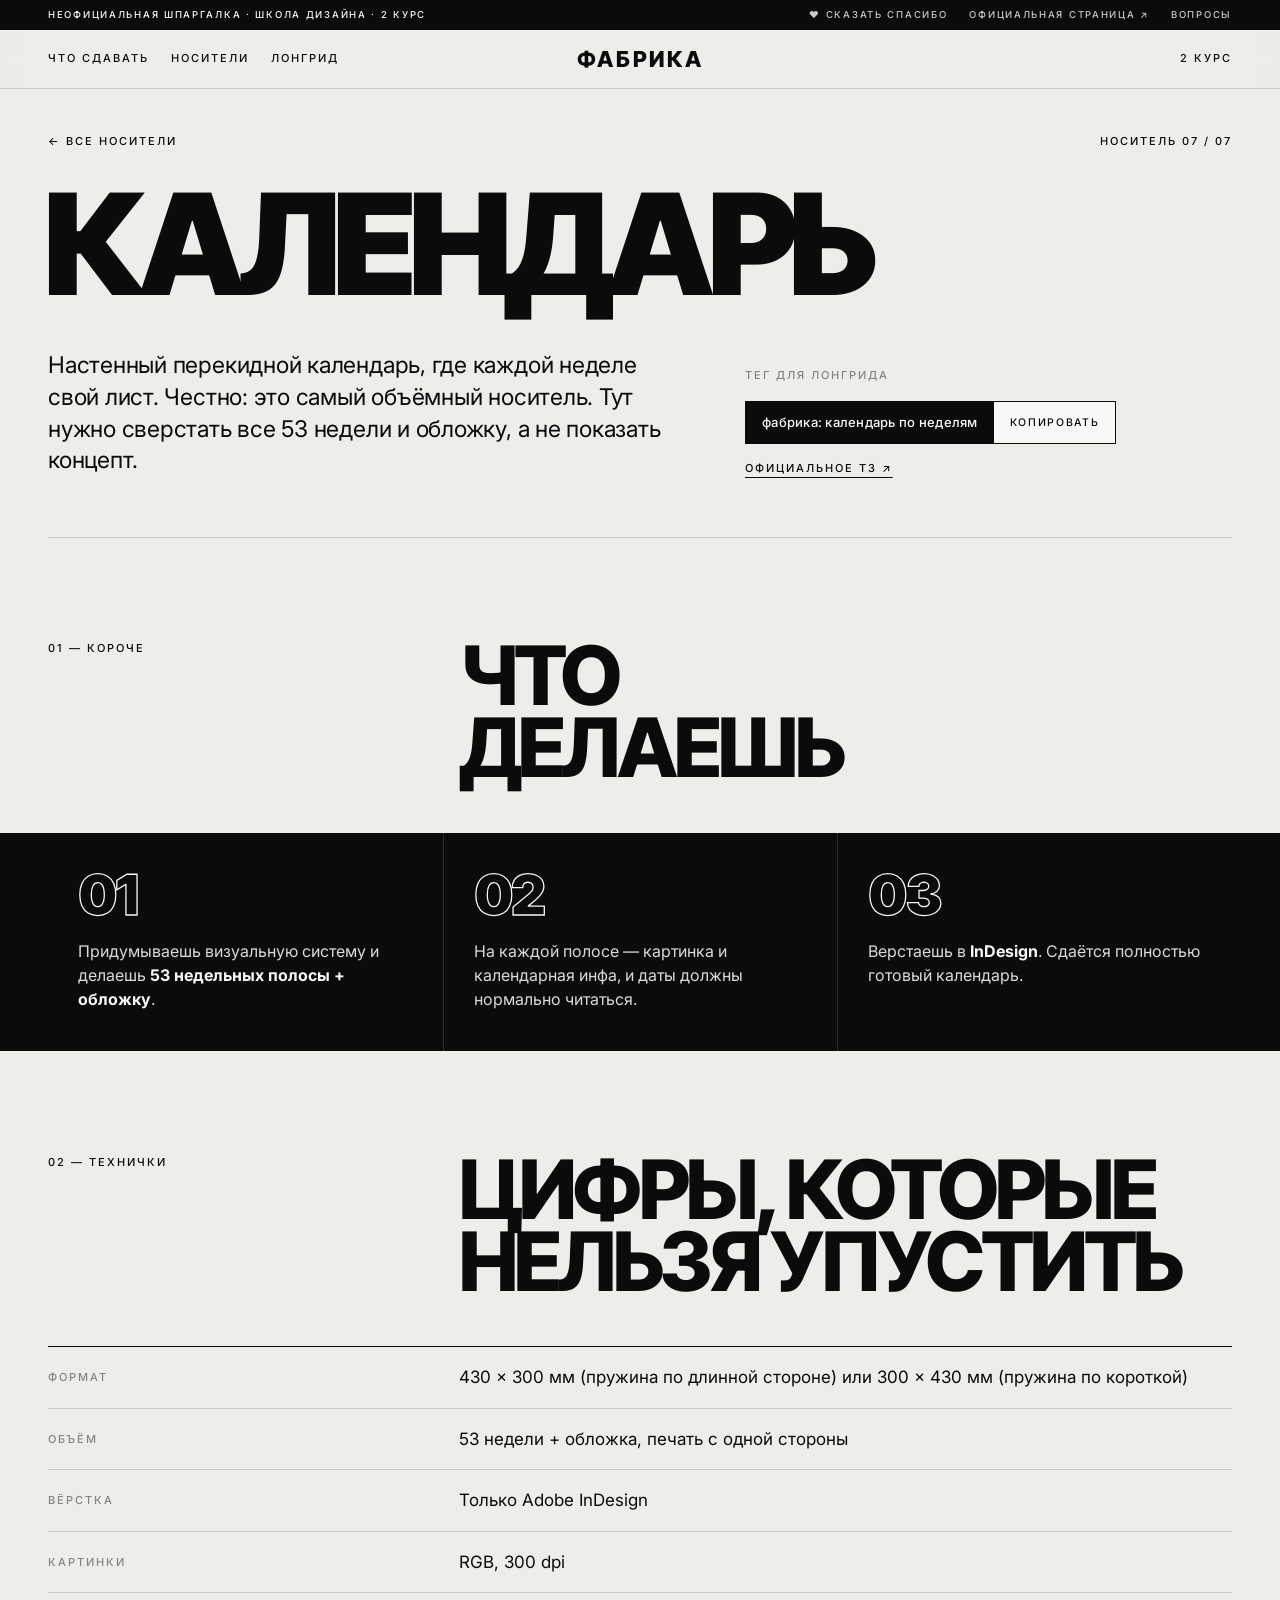
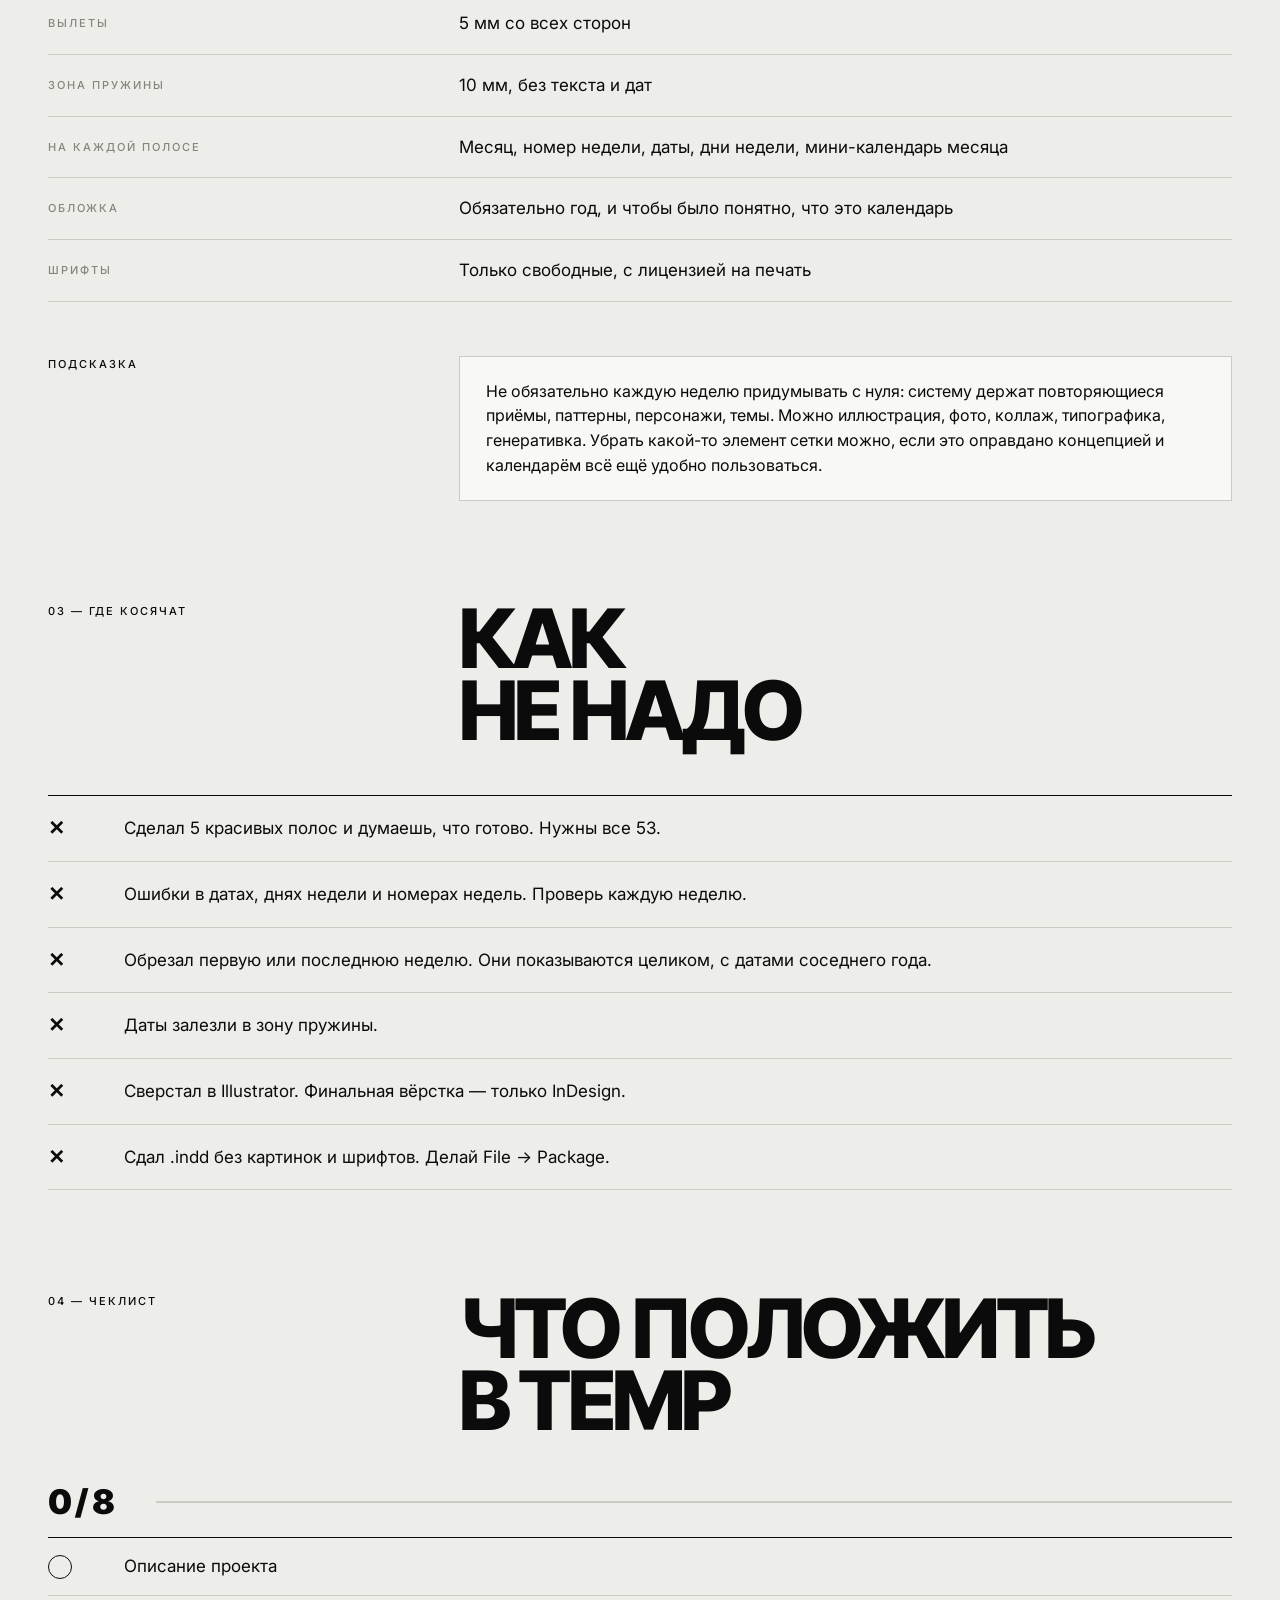
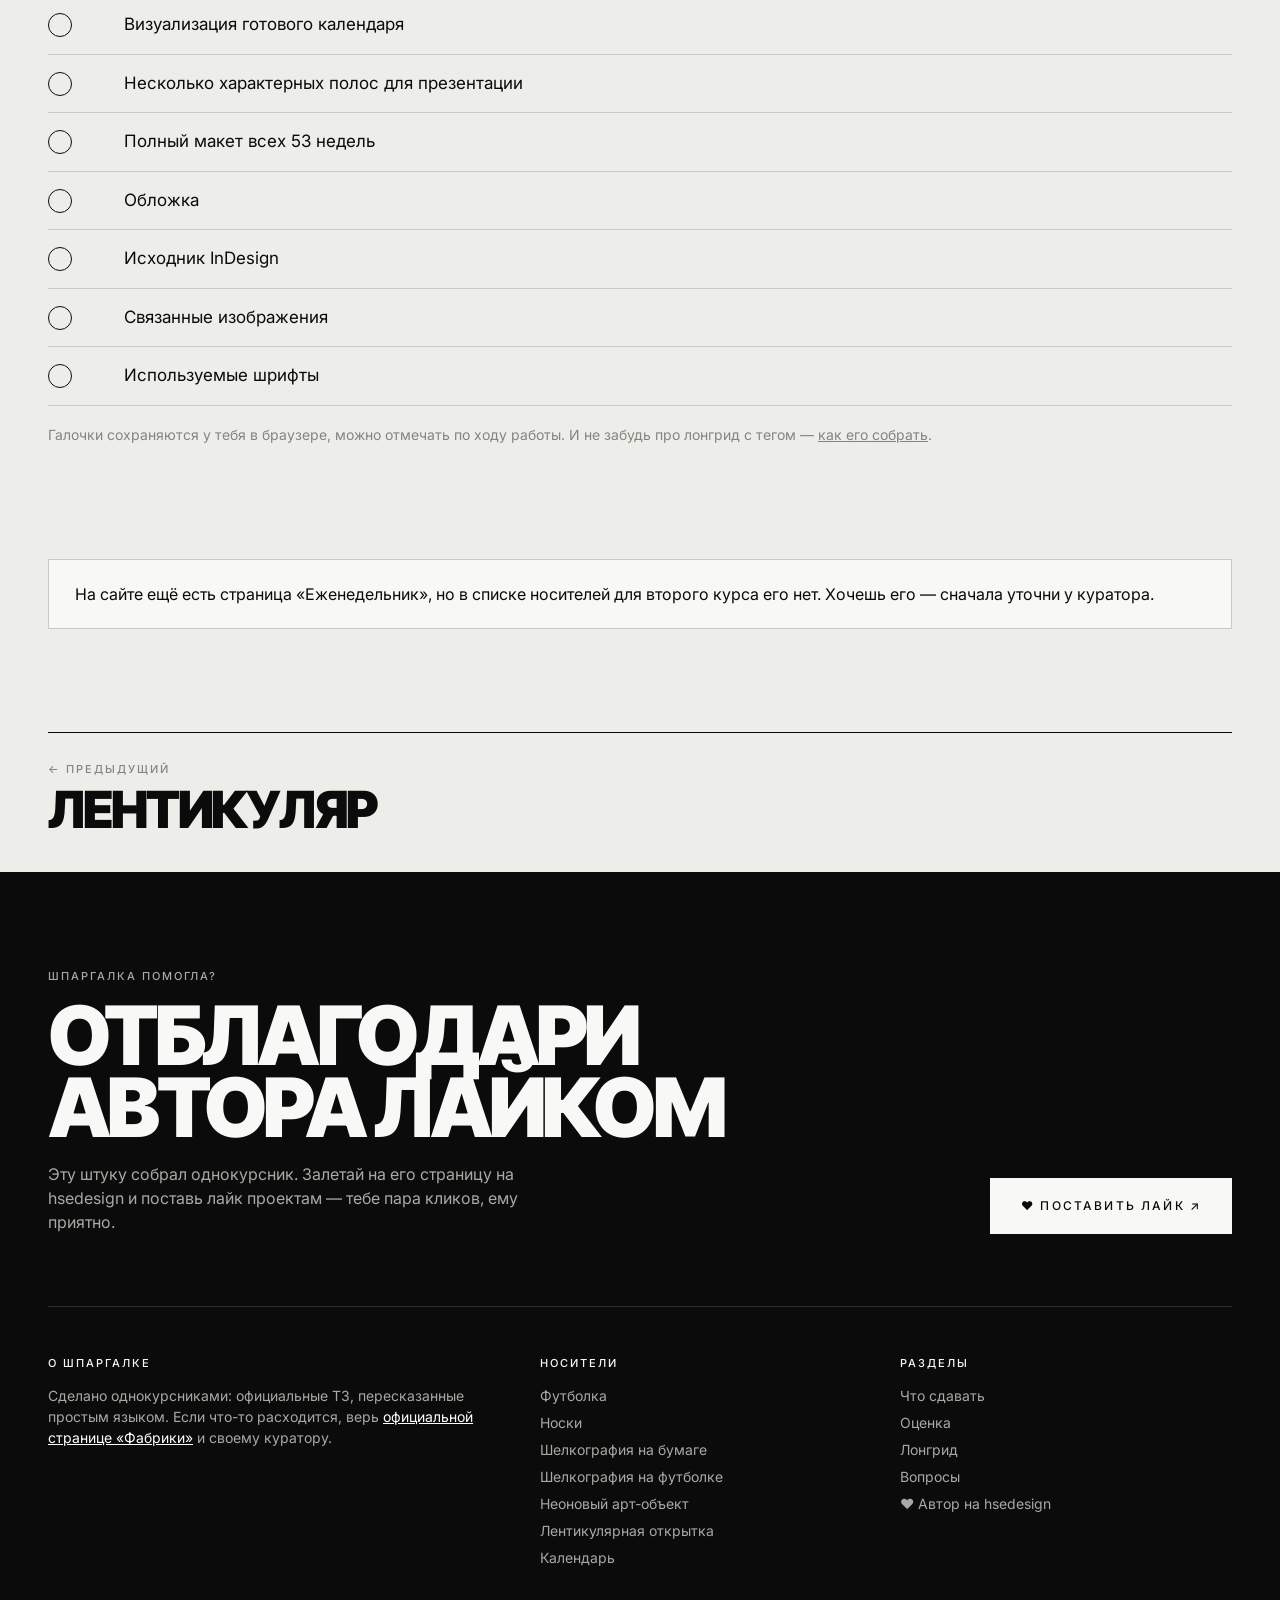
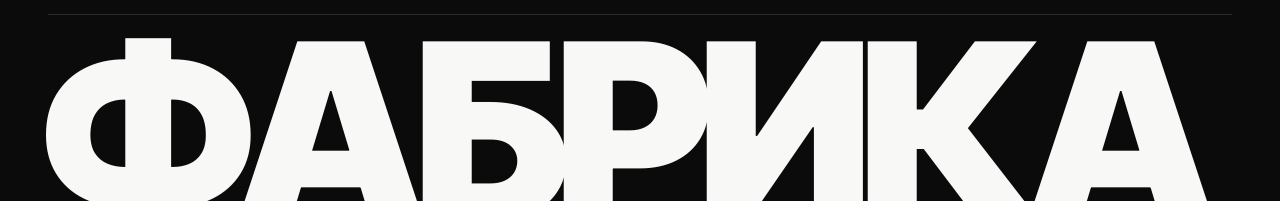
<file: nositeli/kalendar.html>
<!doctype html>
<html lang="ru">
<head>
<meta charset="utf-8">
<meta name="viewport" content="width=device-width, initial-scale=1">
<title>Календарь — Фабрика · 2 курс</title>
<meta name="description" content="Неофициальная шпаргалка по «Фабрике» для второго курса Школы дизайна НИУ ВШЭ">
<link rel="preconnect" href="https://fonts.googleapis.com"><link rel="preconnect" href="https://fonts.gstatic.com" crossorigin><link href="https://fonts.googleapis.com/css2?family=Inter+Tight:wght@500;800;900&family=Inter:wght@400;500;600&display=swap" rel="stylesheet">
<link rel="stylesheet" href="../style.css">
</head>
<body>
<div class="strip"><div class="wrap">
<span class="cap">Неофициальная шпаргалка · Школа дизайна · 2 курс</span>
<span class="r"><a class="cap" href="https://hsedesign.com/account/kkklounada" target="_blank" rel="noopener">♥ Сказать спасибо</a><a class="cap" href="https://education.mediiia.com/teams/700345f98297454aa5b09852b9f6dfeb/brnd" target="_blank" rel="noopener">Официальная страница ↗</a><a class="cap" href="../index.html#faq">Вопросы</a></span>
</div></div>
<header class="nav"><div class="wrap">
<nav class="links cap"><a href="../index.html#chto">Что сдавать</a><a href="../index.html#nositeli">Носители</a><a href="../index.html#longrid">Лонгрид</a></nav>
<a class="logo" href="../index.html">Фабрика</a>
<div class="side cap"><a href="../index.html#nositeli">2 курс</a></div>
</div></header>
<main>

<div class="wrap">
<div class="crumbs cap"><a href="../index.html#nositeli">← Все носители</a><span>Носитель 07 / 07</span></div>
<h1 class="ptitle" style="--ts:clamp(48px, 11vw, 170px)">Календарь</h1>
<div class="phero-body">
<p class="lead">Настенный перекидной календарь, где каждой неделе свой лист. Честно: это самый объёмный носитель. Тут нужно сверстать все 53 недели и обложку, а не показать концепт.</p>
<div class="right">
<span class="cap grey">Тег для лонгрида</span>
<span class="tag"><span class="t">фабрика: календарь по неделям</span><button type="button" data-copy="фабрика: календарь по неделям">Копировать</button></span>
<a class="link" href="https://education.mediiia.com/project/kalendar-po-nedelyam-649c4ca552e141d599ecc50c4d70a03c" target="_blank" rel="noopener">Официальное ТЗ ↗</a>
</div>
</div>

</div>

<section style="padding-bottom:0"><div class="wrap">
<div class="sec-head"><span class="label">01 — Короче</span><h2>Что<br>делаешь</h2></div>
</div>
<div class="band"><div class="wrap"><div class="short"><div><span class="n">01</span><p>Придумываешь визуальную систему и делаешь <b>53 недельных полосы + обложку</b>.</p></div><div><span class="n">02</span><p>На каждой полосе — картинка и календарная инфа, и даты должны нормально читаться.</p></div><div><span class="n">03</span><p>Верстаешь в <b>InDesign</b>. Сдаётся полностью готовый календарь.</p></div></div></div></div>
</section>

<section><div class="wrap">
<div class="sec-head"><span class="label">02 — Технички</span><h2>Цифры, которые<br>нельзя упустить</h2></div>
<dl class="specs"><div><dt>Формат</dt><dd>430 × 300 мм (пружина по длинной стороне) или 300 × 430 мм (пружина по короткой)</dd></div><div><dt>Объём</dt><dd>53 недели + обложка, печать с одной стороны</dd></div><div><dt>Вёрстка</dt><dd>Только Adobe InDesign</dd></div><div><dt>Картинки</dt><dd>RGB, 300 dpi</dd></div><div><dt>Вылеты</dt><dd>5 мм со всех сторон</dd></div><div><dt>Зона пружины</dt><dd>10 мм, без текста и дат</dd></div><div><dt>На каждой полосе</dt><dd>Месяц, номер недели, даты, дни недели, мини-календарь месяца</dd></div><div><dt>Обложка</dt><dd>Обязательно год, и чтобы было понятно, что это календарь</dd></div><div><dt>Шрифты</dt><dd>Только свободные, с лицензией на печать</dd></div></dl>
<div class="tip"><span class="label">Подсказка</span><div class="box">Не обязательно каждую неделю придумывать с нуля: систему держат повторяющиеся приёмы, паттерны, персонажи, темы. Можно иллюстрация, фото, коллаж, типографика, генеративка. Убрать какой-то элемент сетки можно, если это оправдано концепцией и календарём всё ещё удобно пользоваться.</div></div>
</div></section>

<section style="padding-top:0"><div class="wrap">
<div class="sec-head"><span class="label">03 — Где косячат</span><h2>Как<br>не надо</h2></div>
<ul class="fails"><li>Сделал 5 красивых полос и думаешь, что готово. Нужны все 53.</li><li>Ошибки в датах, днях недели и номерах недель. Проверь каждую неделю.</li><li>Обрезал первую или последнюю неделю. Они показываются целиком, с датами соседнего года.</li><li>Даты залезли в зону пружины.</li><li>Сверстал в Illustrator. Финальная вёрстка — только InDesign.</li><li>Сдал .indd без картинок и шрифтов. Делай File → Package.</li></ul>
</div></section>

<section style="padding-top:0"><div class="wrap">
<div class="sec-head"><span class="label">04 — Чеклист</span><h2>Что положить<br>в Temp</h2></div>
<div class="progress" data-for="kalendar"><span>0 / 8</span><div class="bar"><i></i></div></div>
<div class="checklist" data-key="kalendar"><label><input type="checkbox"><span>Описание проекта</span></label><label><input type="checkbox"><span>Визуализация готового календаря</span></label><label><input type="checkbox"><span>Несколько характерных полос для презентации</span></label><label><input type="checkbox"><span>Полный макет всех 53 недель</span></label><label><input type="checkbox"><span>Обложка</span></label><label><input type="checkbox"><span>Исходник InDesign</span></label><label><input type="checkbox"><span>Связанные изображения</span></label><label><input type="checkbox"><span>Используемые шрифты</span></label></div>
<p class="after">Галочки сохраняются у тебя в браузере, можно отмечать по ходу работы. И не забудь про лонгрид с тегом — <a href="../index.html#longrid">как его собрать</a>.</p>
</div></section>
<section style="padding-top:0"><div class="wrap"><div class="extra">На сайте ещё есть страница «Еженедельник», но в списке носителей для второго курса его нет. Хочешь его — сначала уточни у куратора.</div></div></section>
<div class="wrap"><nav class="pager"><a href="lentikulyar.html"><span class="cap">← Предыдущий</span><b>Лентикуляр</b></a></nav></div>
</main>
<section class="thanks"><div class="wrap">
<div class="thanks-in">
<div><span class="cap">Шпаргалка помогла?</span>
<p class="thanks-t">Отблагодари автора лайком</p>
<p class="thanks-s">Эту штуку собрал однокурсник. Залетай на его страницу на hsedesign и поставь лайк проектам — тебе пара кликов, ему приятно.</p></div>
<a class="btn inv big" href="https://hsedesign.com/account/kkklounada" target="_blank" rel="noopener">♥ Поставить лайк ↗</a>
</div>
</div></section>
<footer><div class="wrap">
<div class="cols">
<div><span class="cap">О шпаргалке</span><p>Сделано однокурсниками: официальные ТЗ, пересказанные простым языком. Если что-то расходится, верь <a href="https://education.mediiia.com/teams/700345f98297454aa5b09852b9f6dfeb/brnd" target="_blank" rel="noopener" style="color:#fff">официальной странице «Фабрики»</a> и своему куратору.</p></div>
<div><span class="cap">Носители</span><ul><li><a href="../nositeli/futbolka.html">Футболка</a></li><li><a href="../nositeli/noski.html">Носки</a></li><li><a href="../nositeli/shelkografiya-bumaga.html">Шелкография на бумаге</a></li><li><a href="../nositeli/shelkografiya-futbolka.html">Шелкография на футболке</a></li><li><a href="../nositeli/neon.html">Неоновый арт-объект</a></li><li><a href="../nositeli/lentikulyar.html">Лентикулярная открытка</a></li><li><a href="../nositeli/kalendar.html">Календарь</a></li></ul></div>
<div><span class="cap">Разделы</span><ul><li><a href="../index.html#chto">Что сдавать</a></li><li><a href="../index.html#ocenka">Оценка</a></li><li><a href="../index.html#longrid">Лонгрид</a></li><li><a href="../index.html#faq">Вопросы</a></li><li><a href="https://hsedesign.com/account/kkklounada" target="_blank" rel="noopener">♥ Автор на hsedesign</a></li></ul></div>
</div>
<div class="mega" aria-hidden="true">Фабрика</div>
</div></footer>
<script src="../script.js"></script>
</body>
</html>
</file>
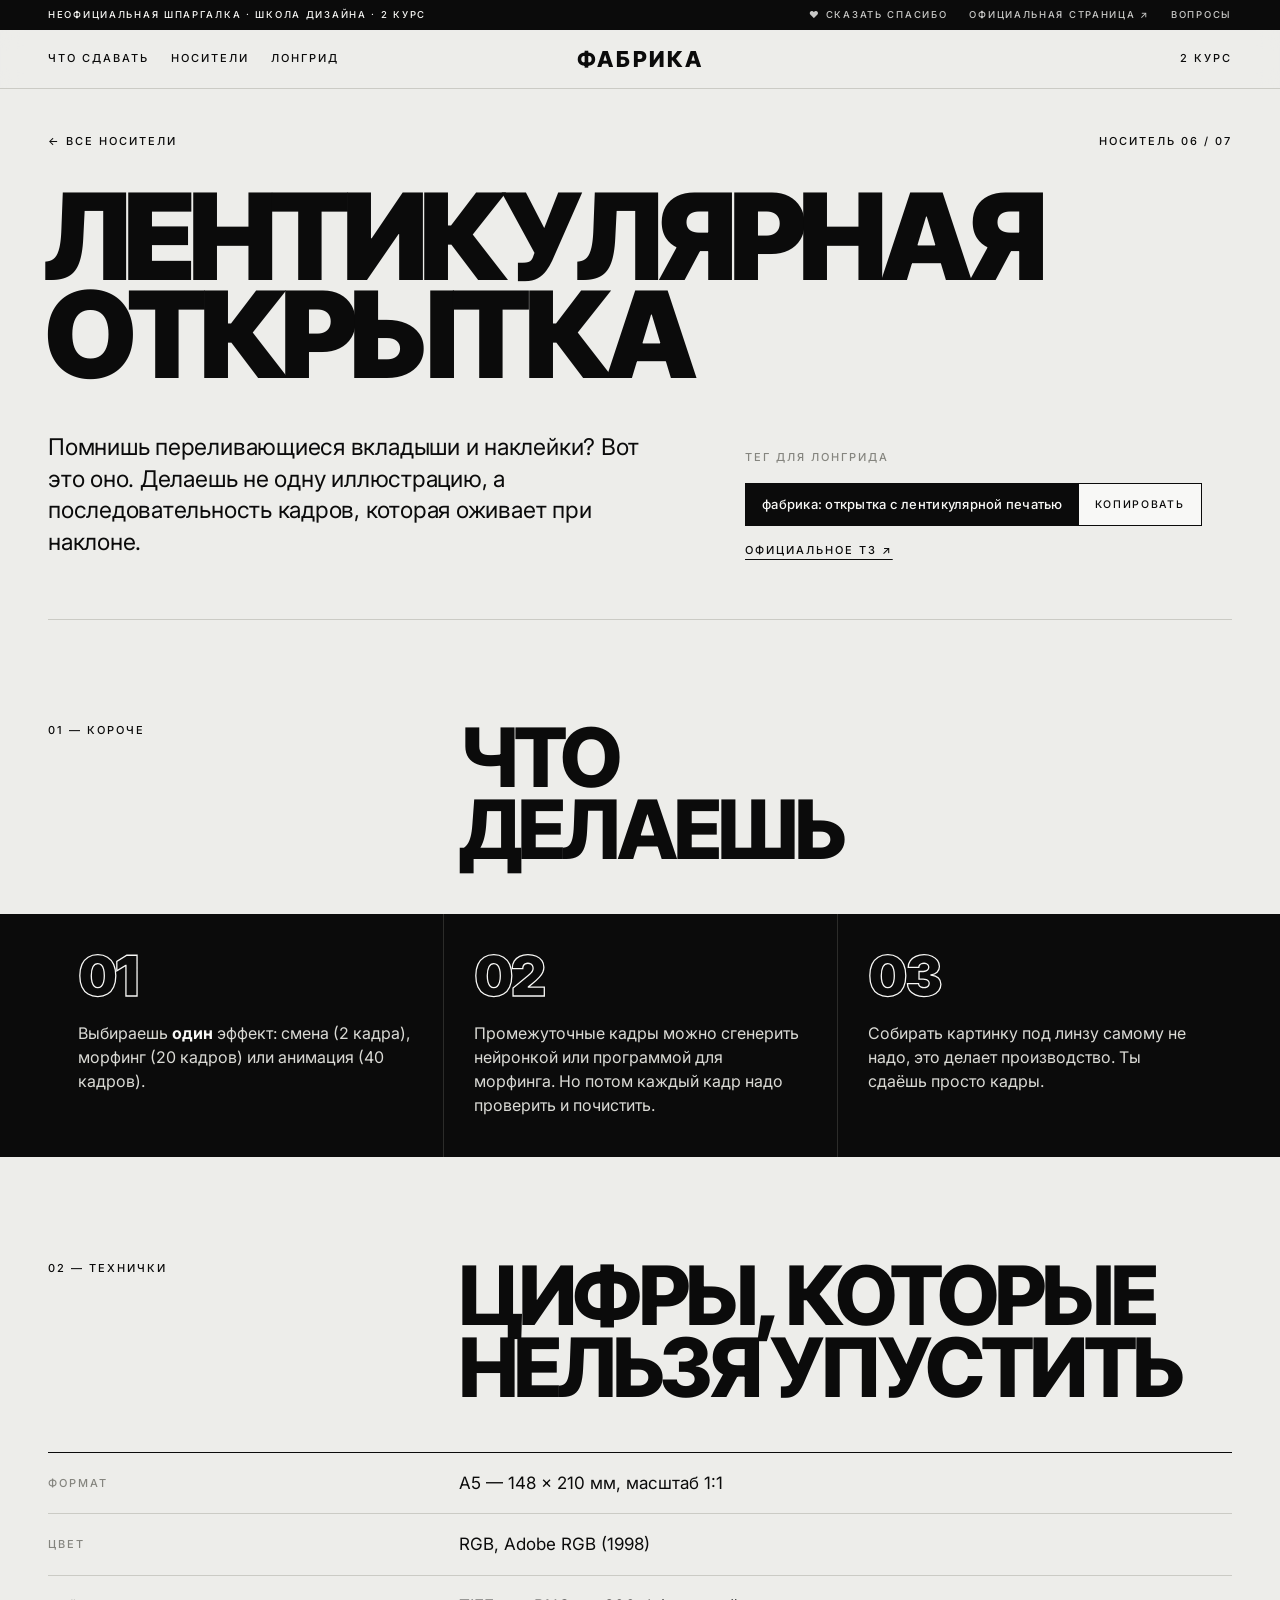
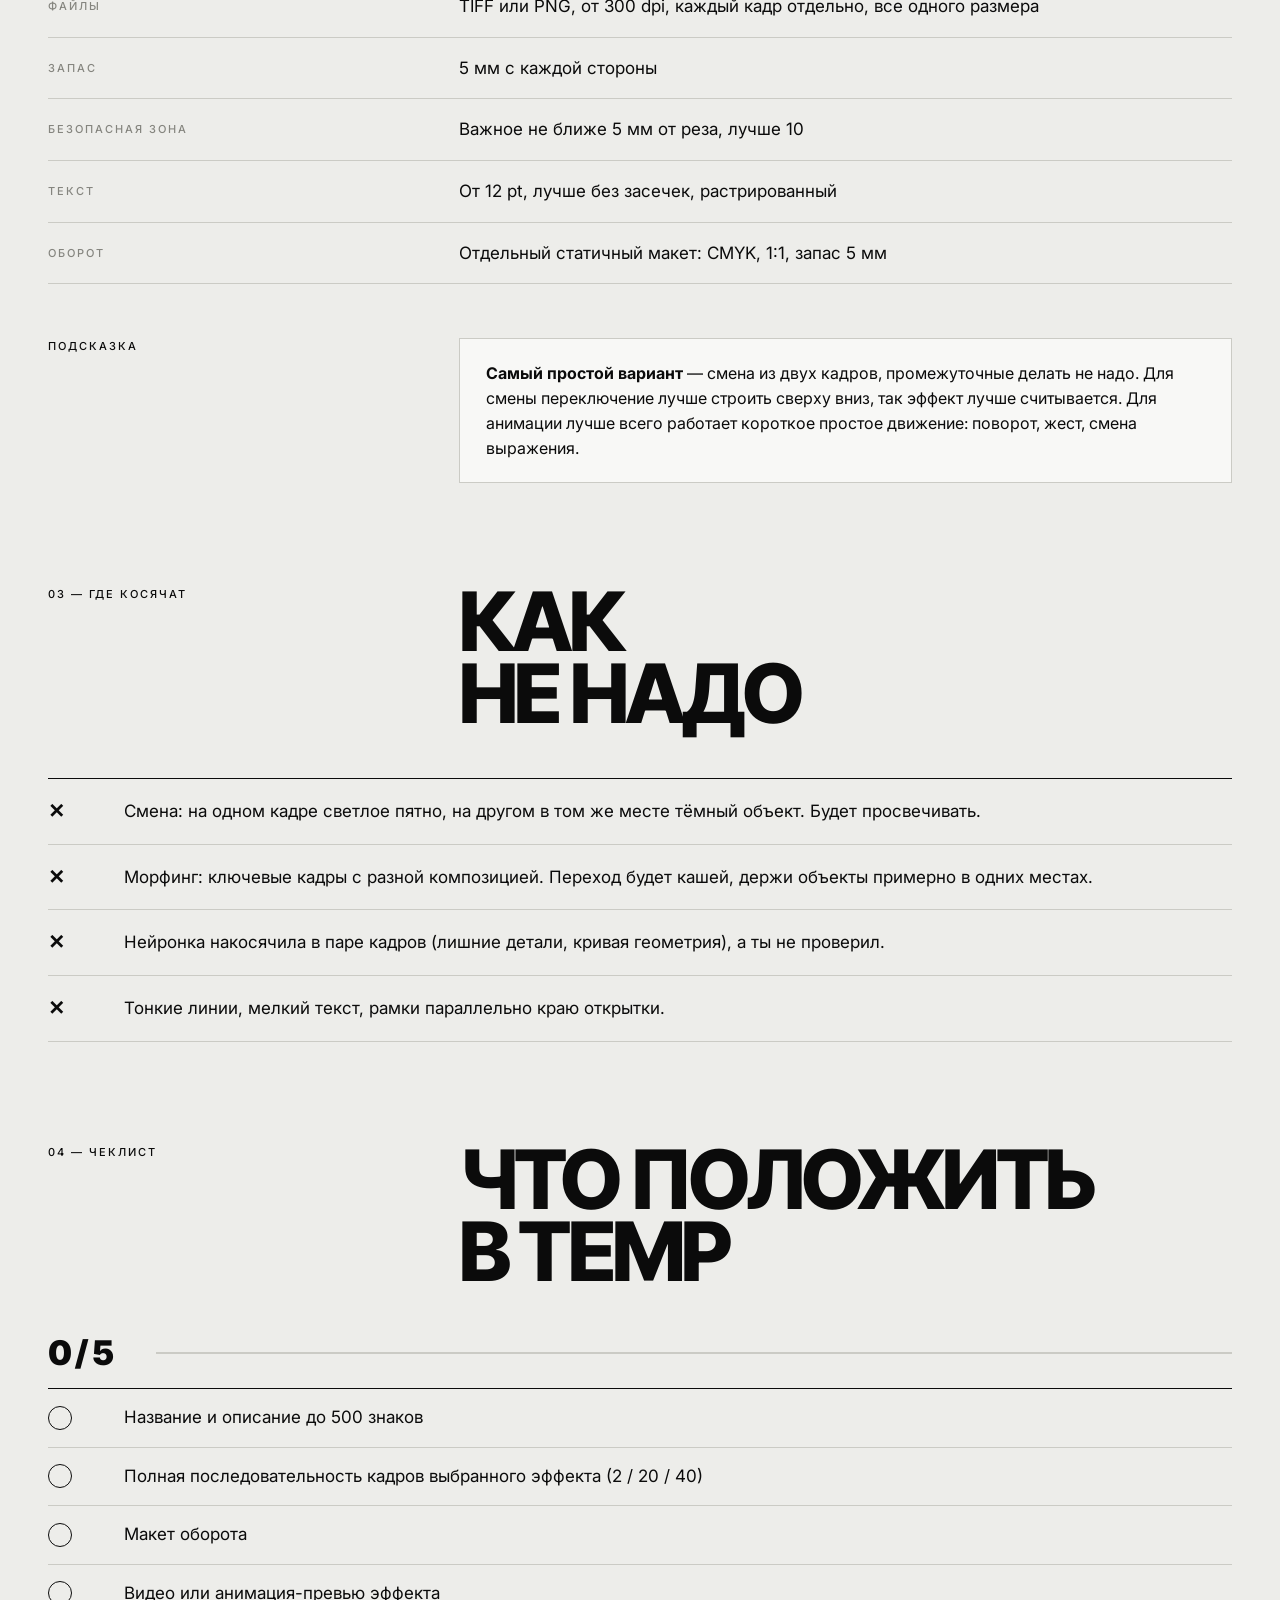
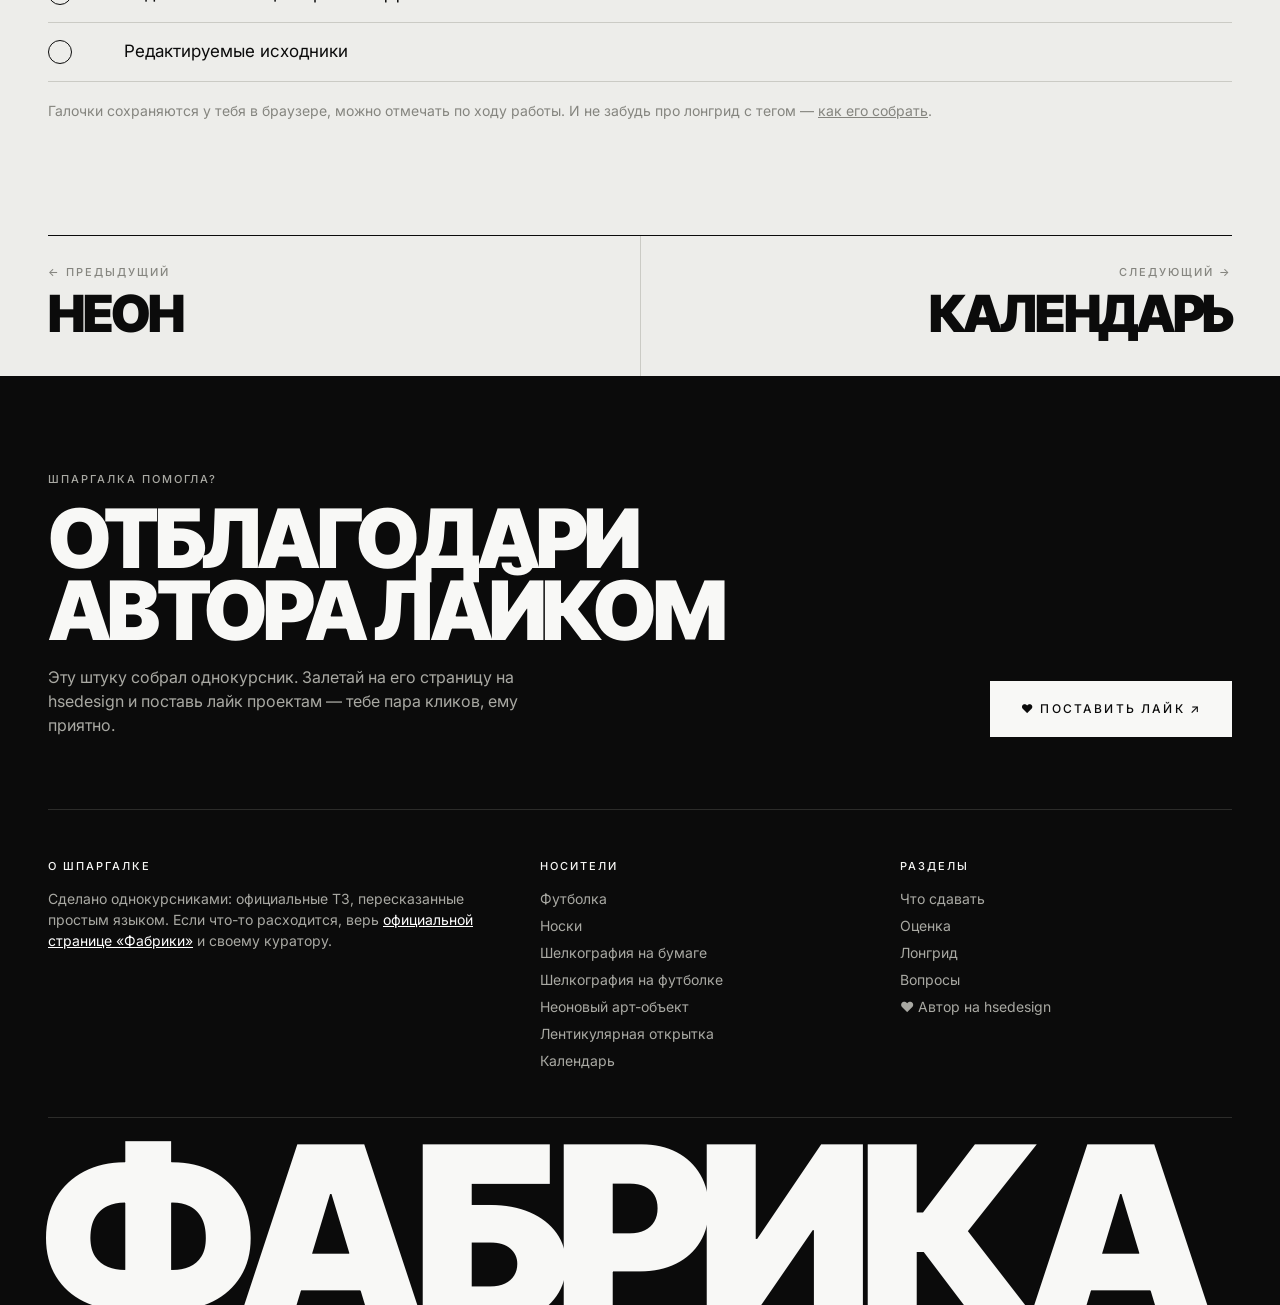
<file: nositeli/lentikulyar.html>
<!doctype html>
<html lang="ru">
<head>
<meta charset="utf-8">
<meta name="viewport" content="width=device-width, initial-scale=1">
<title>Лентикулярная открытка — Фабрика · 2 курс</title>
<meta name="description" content="Неофициальная шпаргалка по «Фабрике» для второго курса Школы дизайна НИУ ВШЭ">
<link rel="preconnect" href="https://fonts.googleapis.com"><link rel="preconnect" href="https://fonts.gstatic.com" crossorigin><link href="https://fonts.googleapis.com/css2?family=Inter+Tight:wght@500;800;900&family=Inter:wght@400;500;600&display=swap" rel="stylesheet">
<link rel="stylesheet" href="../style.css">
</head>
<body>
<div class="strip"><div class="wrap">
<span class="cap">Неофициальная шпаргалка · Школа дизайна · 2 курс</span>
<span class="r"><a class="cap" href="https://hsedesign.com/account/kkklounada" target="_blank" rel="noopener">♥ Сказать спасибо</a><a class="cap" href="https://education.mediiia.com/teams/700345f98297454aa5b09852b9f6dfeb/brnd" target="_blank" rel="noopener">Официальная страница ↗</a><a class="cap" href="../index.html#faq">Вопросы</a></span>
</div></div>
<header class="nav"><div class="wrap">
<nav class="links cap"><a href="../index.html#chto">Что сдавать</a><a href="../index.html#nositeli">Носители</a><a href="../index.html#longrid">Лонгрид</a></nav>
<a class="logo" href="../index.html">Фабрика</a>
<div class="side cap"><a href="../index.html#nositeli">2 курс</a></div>
</div></header>
<main>

<div class="wrap">
<div class="crumbs cap"><a href="../index.html#nositeli">← Все носители</a><span>Носитель 06 / 07</span></div>
<h1 class="ptitle" style="--ts:clamp(40px, 9.4vw, 150px)">Лентикулярная открытка</h1>
<div class="phero-body">
<p class="lead">Помнишь переливающиеся вкладыши и наклейки? Вот это оно. Делаешь не одну иллюстрацию, а последовательность кадров, которая оживает при наклоне.</p>
<div class="right">
<span class="cap grey">Тег для лонгрида</span>
<span class="tag"><span class="t">фабрика: открытка с лентикулярной печатью</span><button type="button" data-copy="фабрика: открытка с лентикулярной печатью">Копировать</button></span>
<a class="link" href="https://education.mediiia.com/project/otkrytka-s-lentikulyarnoj-pechatyu-34f49aec34dd4704ba2fa17e9207cb8f" target="_blank" rel="noopener">Официальное ТЗ ↗</a>
</div>
</div>

</div>

<section style="padding-bottom:0"><div class="wrap">
<div class="sec-head"><span class="label">01 — Короче</span><h2>Что<br>делаешь</h2></div>
</div>
<div class="band"><div class="wrap"><div class="short"><div><span class="n">01</span><p>Выбираешь <b>один</b> эффект: смена (2 кадра), морфинг (20 кадров) или анимация (40 кадров).</p></div><div><span class="n">02</span><p>Промежуточные кадры можно сгенерить нейронкой или программой для морфинга. Но потом каждый кадр надо проверить и почистить.</p></div><div><span class="n">03</span><p>Собирать картинку под линзу самому не надо, это делает производство. Ты сдаёшь просто кадры.</p></div></div></div></div>
</section>

<section><div class="wrap">
<div class="sec-head"><span class="label">02 — Технички</span><h2>Цифры, которые<br>нельзя упустить</h2></div>
<dl class="specs"><div><dt>Формат</dt><dd>A5 — 148 × 210 мм, масштаб 1:1</dd></div><div><dt>Цвет</dt><dd>RGB, Adobe RGB (1998)</dd></div><div><dt>Файлы</dt><dd>TIFF или PNG, от 300 dpi, каждый кадр отдельно, все одного размера</dd></div><div><dt>Запас</dt><dd>5 мм с каждой стороны</dd></div><div><dt>Безопасная зона</dt><dd>Важное не ближе 5 мм от реза, лучше 10</dd></div><div><dt>Текст</dt><dd>От 12 pt, лучше без засечек, растрированный</dd></div><div><dt>Оборот</dt><dd>Отдельный статичный макет: CMYK, 1:1, запас 5 мм</dd></div></dl>
<div class="tip"><span class="label">Подсказка</span><div class="box"><b>Самый простой вариант</b> — смена из двух кадров, промежуточные делать не надо. Для смены переключение лучше строить сверху вниз, так эффект лучше считывается. Для анимации лучше всего работает короткое простое движение: поворот, жест, смена выражения.</div></div>
</div></section>

<section style="padding-top:0"><div class="wrap">
<div class="sec-head"><span class="label">03 — Где косячат</span><h2>Как<br>не надо</h2></div>
<ul class="fails"><li>Смена: на одном кадре светлое пятно, на другом в том же месте тёмный объект. Будет просвечивать.</li><li>Морфинг: ключевые кадры с разной композицией. Переход будет кашей, держи объекты примерно в одних местах.</li><li>Нейронка накосячила в паре кадров (лишние детали, кривая геометрия), а ты не проверил.</li><li>Тонкие линии, мелкий текст, рамки параллельно краю открытки.</li></ul>
</div></section>

<section style="padding-top:0"><div class="wrap">
<div class="sec-head"><span class="label">04 — Чеклист</span><h2>Что положить<br>в Temp</h2></div>
<div class="progress" data-for="lentikulyar"><span>0 / 5</span><div class="bar"><i></i></div></div>
<div class="checklist" data-key="lentikulyar"><label><input type="checkbox"><span>Название и описание до 500 знаков</span></label><label><input type="checkbox"><span>Полная последовательность кадров выбранного эффекта (2 / 20 / 40)</span></label><label><input type="checkbox"><span>Макет оборота</span></label><label><input type="checkbox"><span>Видео или анимация-превью эффекта</span></label><label><input type="checkbox"><span>Редактируемые исходники</span></label></div>
<p class="after">Галочки сохраняются у тебя в браузере, можно отмечать по ходу работы. И не забудь про лонгрид с тегом — <a href="../index.html#longrid">как его собрать</a>.</p>
</div></section>

<div class="wrap"><nav class="pager"><a href="neon.html"><span class="cap">← Предыдущий</span><b>Неон</b></a><a class="next" href="kalendar.html"><span class="cap">Следующий →</span><b>Календарь</b></a></nav></div>
</main>
<section class="thanks"><div class="wrap">
<div class="thanks-in">
<div><span class="cap">Шпаргалка помогла?</span>
<p class="thanks-t">Отблагодари автора лайком</p>
<p class="thanks-s">Эту штуку собрал однокурсник. Залетай на его страницу на hsedesign и поставь лайк проектам — тебе пара кликов, ему приятно.</p></div>
<a class="btn inv big" href="https://hsedesign.com/account/kkklounada" target="_blank" rel="noopener">♥ Поставить лайк ↗</a>
</div>
</div></section>
<footer><div class="wrap">
<div class="cols">
<div><span class="cap">О шпаргалке</span><p>Сделано однокурсниками: официальные ТЗ, пересказанные простым языком. Если что-то расходится, верь <a href="https://education.mediiia.com/teams/700345f98297454aa5b09852b9f6dfeb/brnd" target="_blank" rel="noopener" style="color:#fff">официальной странице «Фабрики»</a> и своему куратору.</p></div>
<div><span class="cap">Носители</span><ul><li><a href="../nositeli/futbolka.html">Футболка</a></li><li><a href="../nositeli/noski.html">Носки</a></li><li><a href="../nositeli/shelkografiya-bumaga.html">Шелкография на бумаге</a></li><li><a href="../nositeli/shelkografiya-futbolka.html">Шелкография на футболке</a></li><li><a href="../nositeli/neon.html">Неоновый арт-объект</a></li><li><a href="../nositeli/lentikulyar.html">Лентикулярная открытка</a></li><li><a href="../nositeli/kalendar.html">Календарь</a></li></ul></div>
<div><span class="cap">Разделы</span><ul><li><a href="../index.html#chto">Что сдавать</a></li><li><a href="../index.html#ocenka">Оценка</a></li><li><a href="../index.html#longrid">Лонгрид</a></li><li><a href="../index.html#faq">Вопросы</a></li><li><a href="https://hsedesign.com/account/kkklounada" target="_blank" rel="noopener">♥ Автор на hsedesign</a></li></ul></div>
</div>
<div class="mega" aria-hidden="true">Фабрика</div>
</div></footer>
<script src="../script.js"></script>
</body>
</html>
</file>
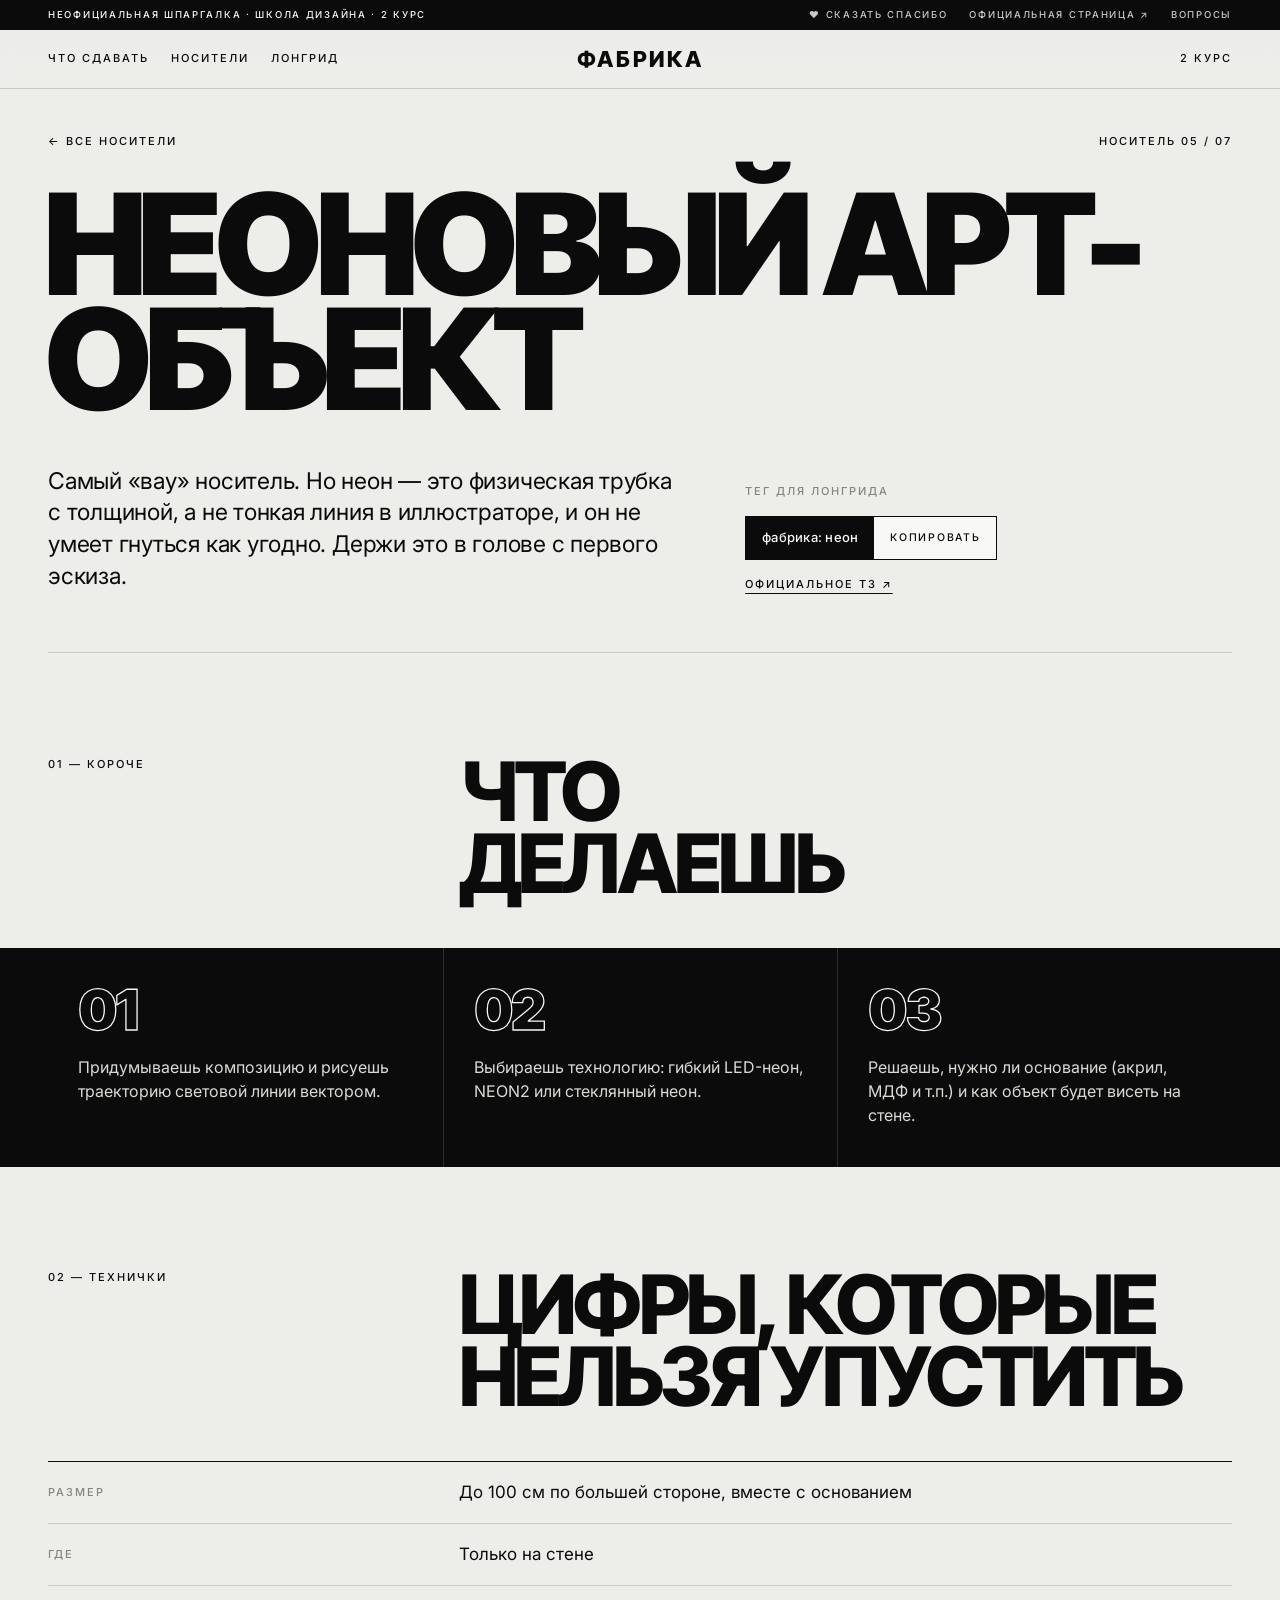
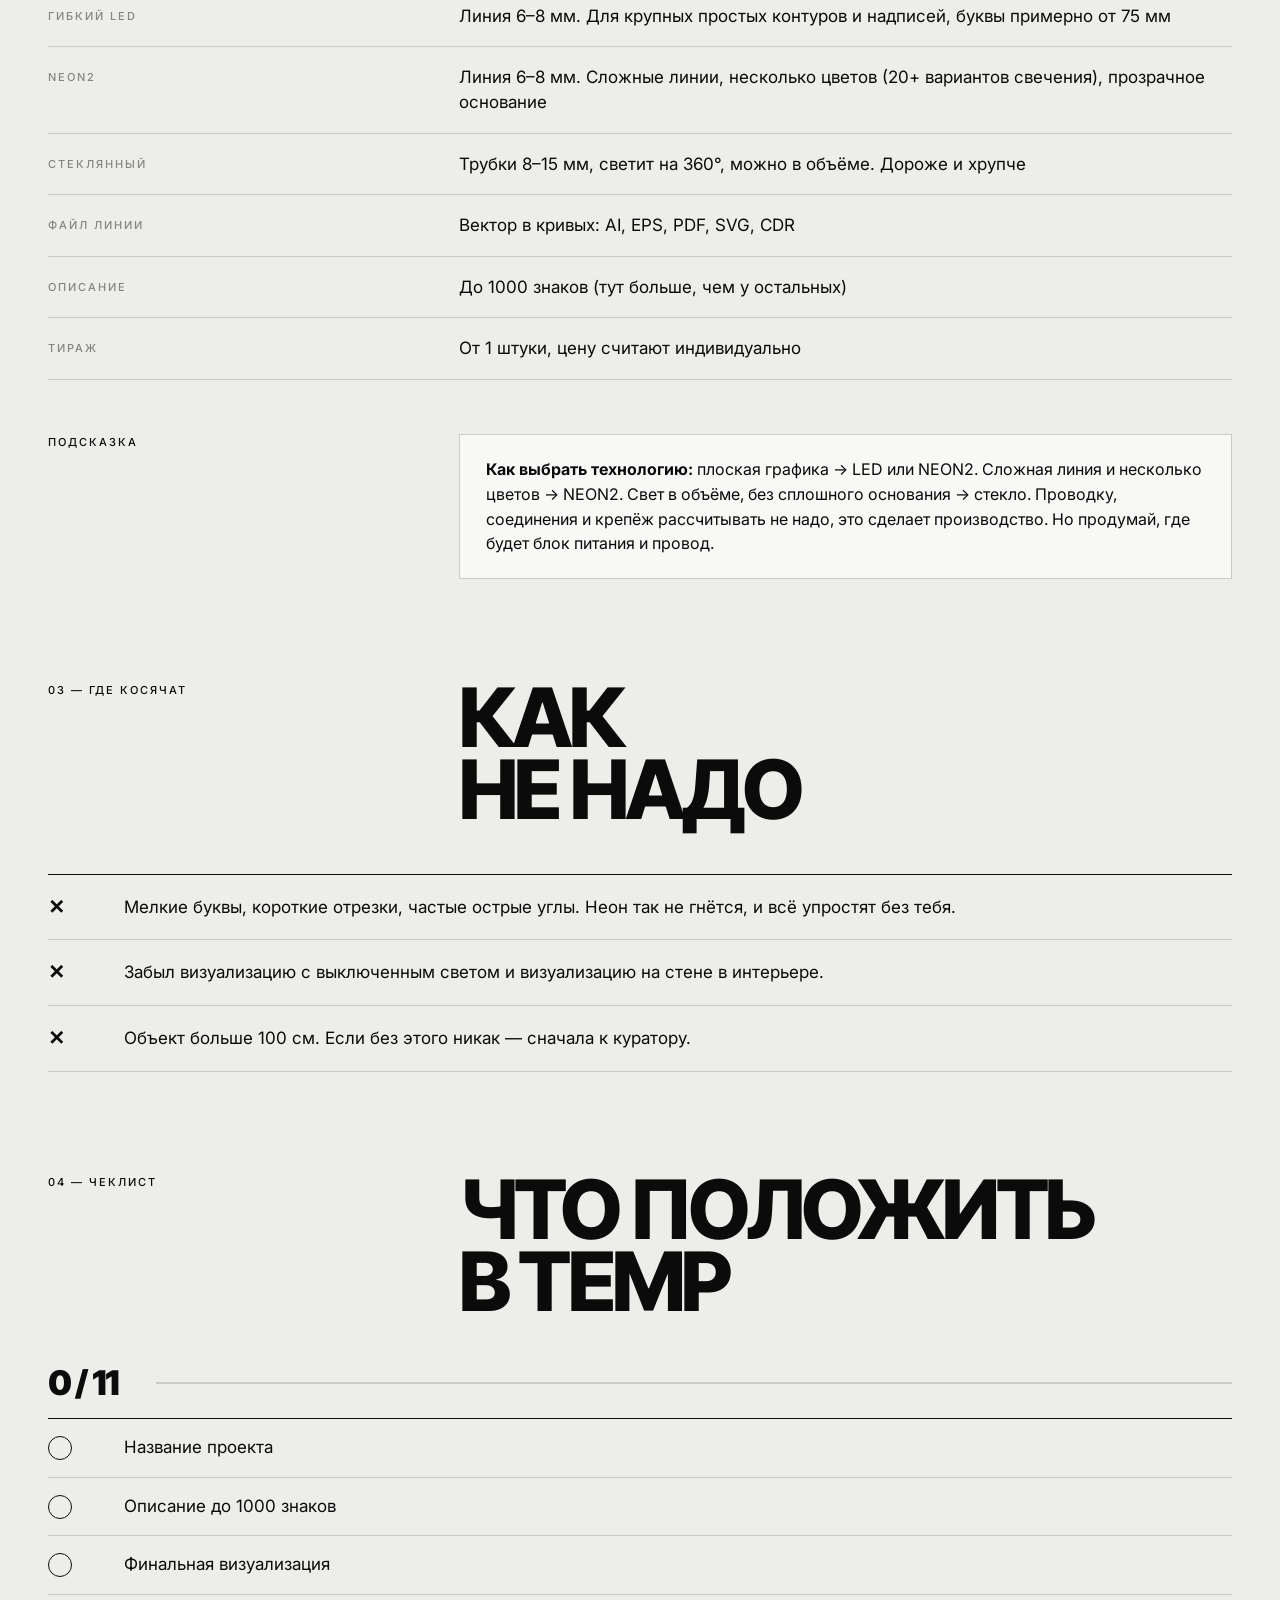
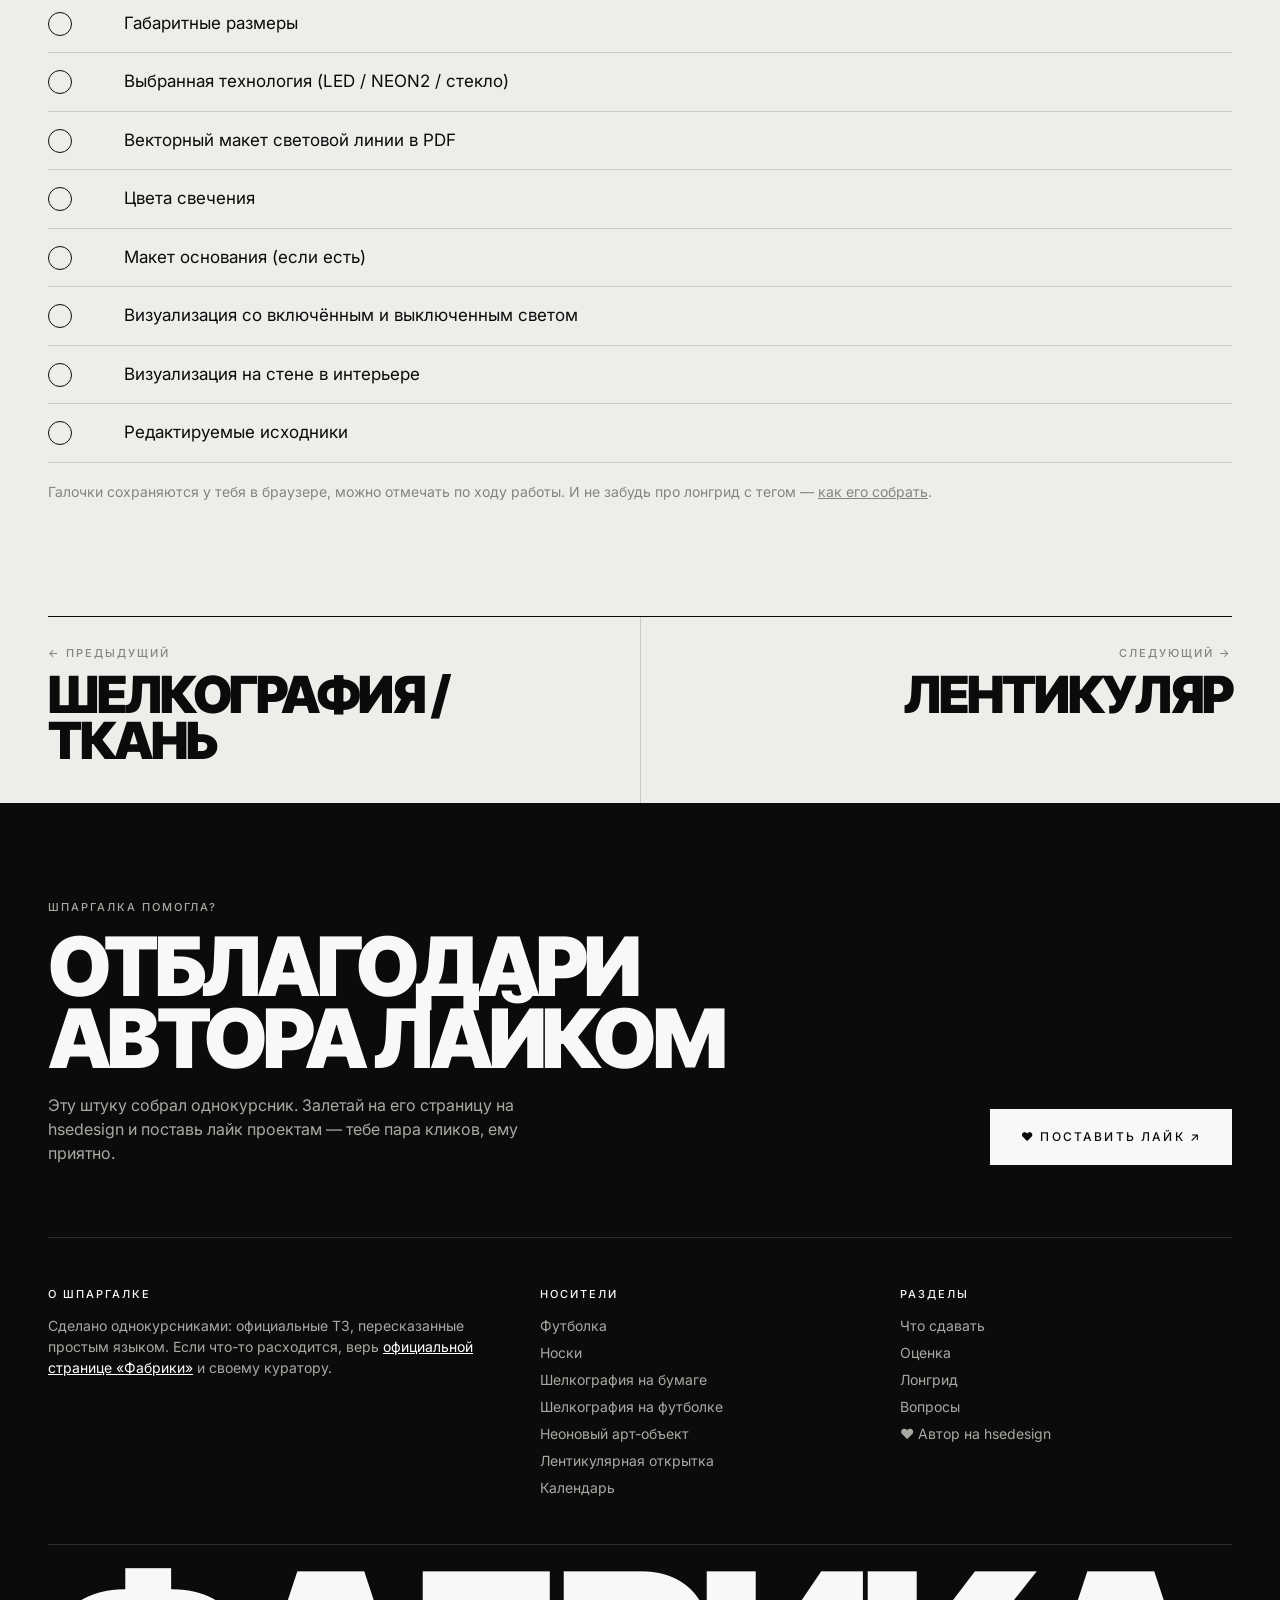
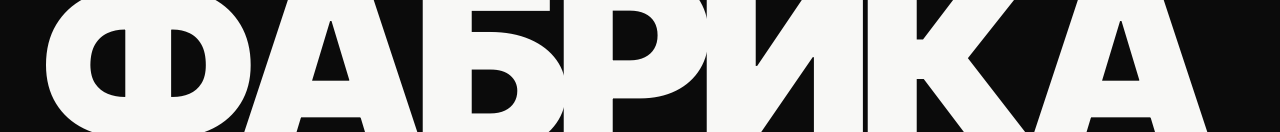
<file: nositeli/neon.html>
<!doctype html>
<html lang="ru">
<head>
<meta charset="utf-8">
<meta name="viewport" content="width=device-width, initial-scale=1">
<title>Неоновый арт-объект — Фабрика · 2 курс</title>
<meta name="description" content="Неофициальная шпаргалка по «Фабрике» для второго курса Школы дизайна НИУ ВШЭ">
<link rel="preconnect" href="https://fonts.googleapis.com"><link rel="preconnect" href="https://fonts.gstatic.com" crossorigin><link href="https://fonts.googleapis.com/css2?family=Inter+Tight:wght@500;800;900&family=Inter:wght@400;500;600&display=swap" rel="stylesheet">
<link rel="stylesheet" href="../style.css">
</head>
<body>
<div class="strip"><div class="wrap">
<span class="cap">Неофициальная шпаргалка · Школа дизайна · 2 курс</span>
<span class="r"><a class="cap" href="https://hsedesign.com/account/kkklounada" target="_blank" rel="noopener">♥ Сказать спасибо</a><a class="cap" href="https://education.mediiia.com/teams/700345f98297454aa5b09852b9f6dfeb/brnd" target="_blank" rel="noopener">Официальная страница ↗</a><a class="cap" href="../index.html#faq">Вопросы</a></span>
</div></div>
<header class="nav"><div class="wrap">
<nav class="links cap"><a href="../index.html#chto">Что сдавать</a><a href="../index.html#nositeli">Носители</a><a href="../index.html#longrid">Лонгрид</a></nav>
<a class="logo" href="../index.html">Фабрика</a>
<div class="side cap"><a href="../index.html#nositeli">2 курс</a></div>
</div></header>
<main>

<div class="wrap">
<div class="crumbs cap"><a href="../index.html#nositeli">← Все носители</a><span>Носитель 05 / 07</span></div>
<h1 class="ptitle" style="--ts:clamp(48px, 11vw, 170px)">Неоновый арт-объект</h1>
<div class="phero-body">
<p class="lead">Самый «вау» носитель. Но неон — это физическая трубка с толщиной, а не тонкая линия в иллюстраторе, и он не умеет гнуться как угодно. Держи это в голове с первого эскиза.</p>
<div class="right">
<span class="cap grey">Тег для лонгрида</span>
<span class="tag"><span class="t">фабрика: неон</span><button type="button" data-copy="фабрика: неон">Копировать</button></span>
<a class="link" href="https://education.mediiia.com/project/neonovyj-art-obekt-05060a9dd1a340bb806b95486d9e7689" target="_blank" rel="noopener">Официальное ТЗ ↗</a>
</div>
</div>

</div>

<section style="padding-bottom:0"><div class="wrap">
<div class="sec-head"><span class="label">01 — Короче</span><h2>Что<br>делаешь</h2></div>
</div>
<div class="band"><div class="wrap"><div class="short"><div><span class="n">01</span><p>Придумываешь композицию и рисуешь траекторию световой линии вектором.</p></div><div><span class="n">02</span><p>Выбираешь технологию: гибкий LED-неон, NEON2 или стеклянный неон.</p></div><div><span class="n">03</span><p>Решаешь, нужно ли основание (акрил, МДФ и т.п.) и как объект будет висеть на стене.</p></div></div></div></div>
</section>

<section><div class="wrap">
<div class="sec-head"><span class="label">02 — Технички</span><h2>Цифры, которые<br>нельзя упустить</h2></div>
<dl class="specs"><div><dt>Размер</dt><dd>До 100 см по большей стороне, вместе с основанием</dd></div><div><dt>Где</dt><dd>Только на стене</dd></div><div><dt>Гибкий LED</dt><dd>Линия 6–8 мм. Для крупных простых контуров и надписей, буквы примерно от 75 мм</dd></div><div><dt>NEON2</dt><dd>Линия 6–8 мм. Сложные линии, несколько цветов (20+ вариантов свечения), прозрачное основание</dd></div><div><dt>Стеклянный</dt><dd>Трубки 8–15 мм, светит на 360°, можно в объёме. Дороже и хрупче</dd></div><div><dt>Файл линии</dt><dd>Вектор в кривых: AI, EPS, PDF, SVG, CDR</dd></div><div><dt>Описание</dt><dd>До 1000 знаков (тут больше, чем у остальных)</dd></div><div><dt>Тираж</dt><dd>От 1 штуки, цену считают индивидуально</dd></div></dl>
<div class="tip"><span class="label">Подсказка</span><div class="box"><b>Как выбрать технологию:</b> плоская графика → LED или NEON2. Сложная линия и несколько цветов → NEON2. Свет в объёме, без сплошного основания → стекло. Проводку, соединения и крепёж рассчитывать не надо, это сделает производство. Но продумай, где будет блок питания и провод.</div></div>
</div></section>

<section style="padding-top:0"><div class="wrap">
<div class="sec-head"><span class="label">03 — Где косячат</span><h2>Как<br>не надо</h2></div>
<ul class="fails"><li>Мелкие буквы, короткие отрезки, частые острые углы. Неон так не гнётся, и всё упростят без тебя.</li><li>Забыл визуализацию с выключенным светом и визуализацию на стене в интерьере.</li><li>Объект больше 100 см. Если без этого никак — сначала к куратору.</li></ul>
</div></section>

<section style="padding-top:0"><div class="wrap">
<div class="sec-head"><span class="label">04 — Чеклист</span><h2>Что положить<br>в Temp</h2></div>
<div class="progress" data-for="neon"><span>0 / 11</span><div class="bar"><i></i></div></div>
<div class="checklist" data-key="neon"><label><input type="checkbox"><span>Название проекта</span></label><label><input type="checkbox"><span>Описание до 1000 знаков</span></label><label><input type="checkbox"><span>Финальная визуализация</span></label><label><input type="checkbox"><span>Габаритные размеры</span></label><label><input type="checkbox"><span>Выбранная технология (LED / NEON2 / стекло)</span></label><label><input type="checkbox"><span>Векторный макет световой линии в PDF</span></label><label><input type="checkbox"><span>Цвета свечения</span></label><label><input type="checkbox"><span>Макет основания (если есть)</span></label><label><input type="checkbox"><span>Визуализация со включённым и выключенным светом</span></label><label><input type="checkbox"><span>Визуализация на стене в интерьере</span></label><label><input type="checkbox"><span>Редактируемые исходники</span></label></div>
<p class="after">Галочки сохраняются у тебя в браузере, можно отмечать по ходу работы. И не забудь про лонгрид с тегом — <a href="../index.html#longrid">как его собрать</a>.</p>
</div></section>

<div class="wrap"><nav class="pager"><a href="shelkografiya-futbolka.html"><span class="cap">← Предыдущий</span><b>Шелкография / ткань</b></a><a class="next" href="lentikulyar.html"><span class="cap">Следующий →</span><b>Лентикуляр</b></a></nav></div>
</main>
<section class="thanks"><div class="wrap">
<div class="thanks-in">
<div><span class="cap">Шпаргалка помогла?</span>
<p class="thanks-t">Отблагодари автора лайком</p>
<p class="thanks-s">Эту штуку собрал однокурсник. Залетай на его страницу на hsedesign и поставь лайк проектам — тебе пара кликов, ему приятно.</p></div>
<a class="btn inv big" href="https://hsedesign.com/account/kkklounada" target="_blank" rel="noopener">♥ Поставить лайк ↗</a>
</div>
</div></section>
<footer><div class="wrap">
<div class="cols">
<div><span class="cap">О шпаргалке</span><p>Сделано однокурсниками: официальные ТЗ, пересказанные простым языком. Если что-то расходится, верь <a href="https://education.mediiia.com/teams/700345f98297454aa5b09852b9f6dfeb/brnd" target="_blank" rel="noopener" style="color:#fff">официальной странице «Фабрики»</a> и своему куратору.</p></div>
<div><span class="cap">Носители</span><ul><li><a href="../nositeli/futbolka.html">Футболка</a></li><li><a href="../nositeli/noski.html">Носки</a></li><li><a href="../nositeli/shelkografiya-bumaga.html">Шелкография на бумаге</a></li><li><a href="../nositeli/shelkografiya-futbolka.html">Шелкография на футболке</a></li><li><a href="../nositeli/neon.html">Неоновый арт-объект</a></li><li><a href="../nositeli/lentikulyar.html">Лентикулярная открытка</a></li><li><a href="../nositeli/kalendar.html">Календарь</a></li></ul></div>
<div><span class="cap">Разделы</span><ul><li><a href="../index.html#chto">Что сдавать</a></li><li><a href="../index.html#ocenka">Оценка</a></li><li><a href="../index.html#longrid">Лонгрид</a></li><li><a href="../index.html#faq">Вопросы</a></li><li><a href="https://hsedesign.com/account/kkklounada" target="_blank" rel="noopener">♥ Автор на hsedesign</a></li></ul></div>
</div>
<div class="mega" aria-hidden="true">Фабрика</div>
</div></footer>
<script src="../script.js"></script>
</body>
</html>
</file>
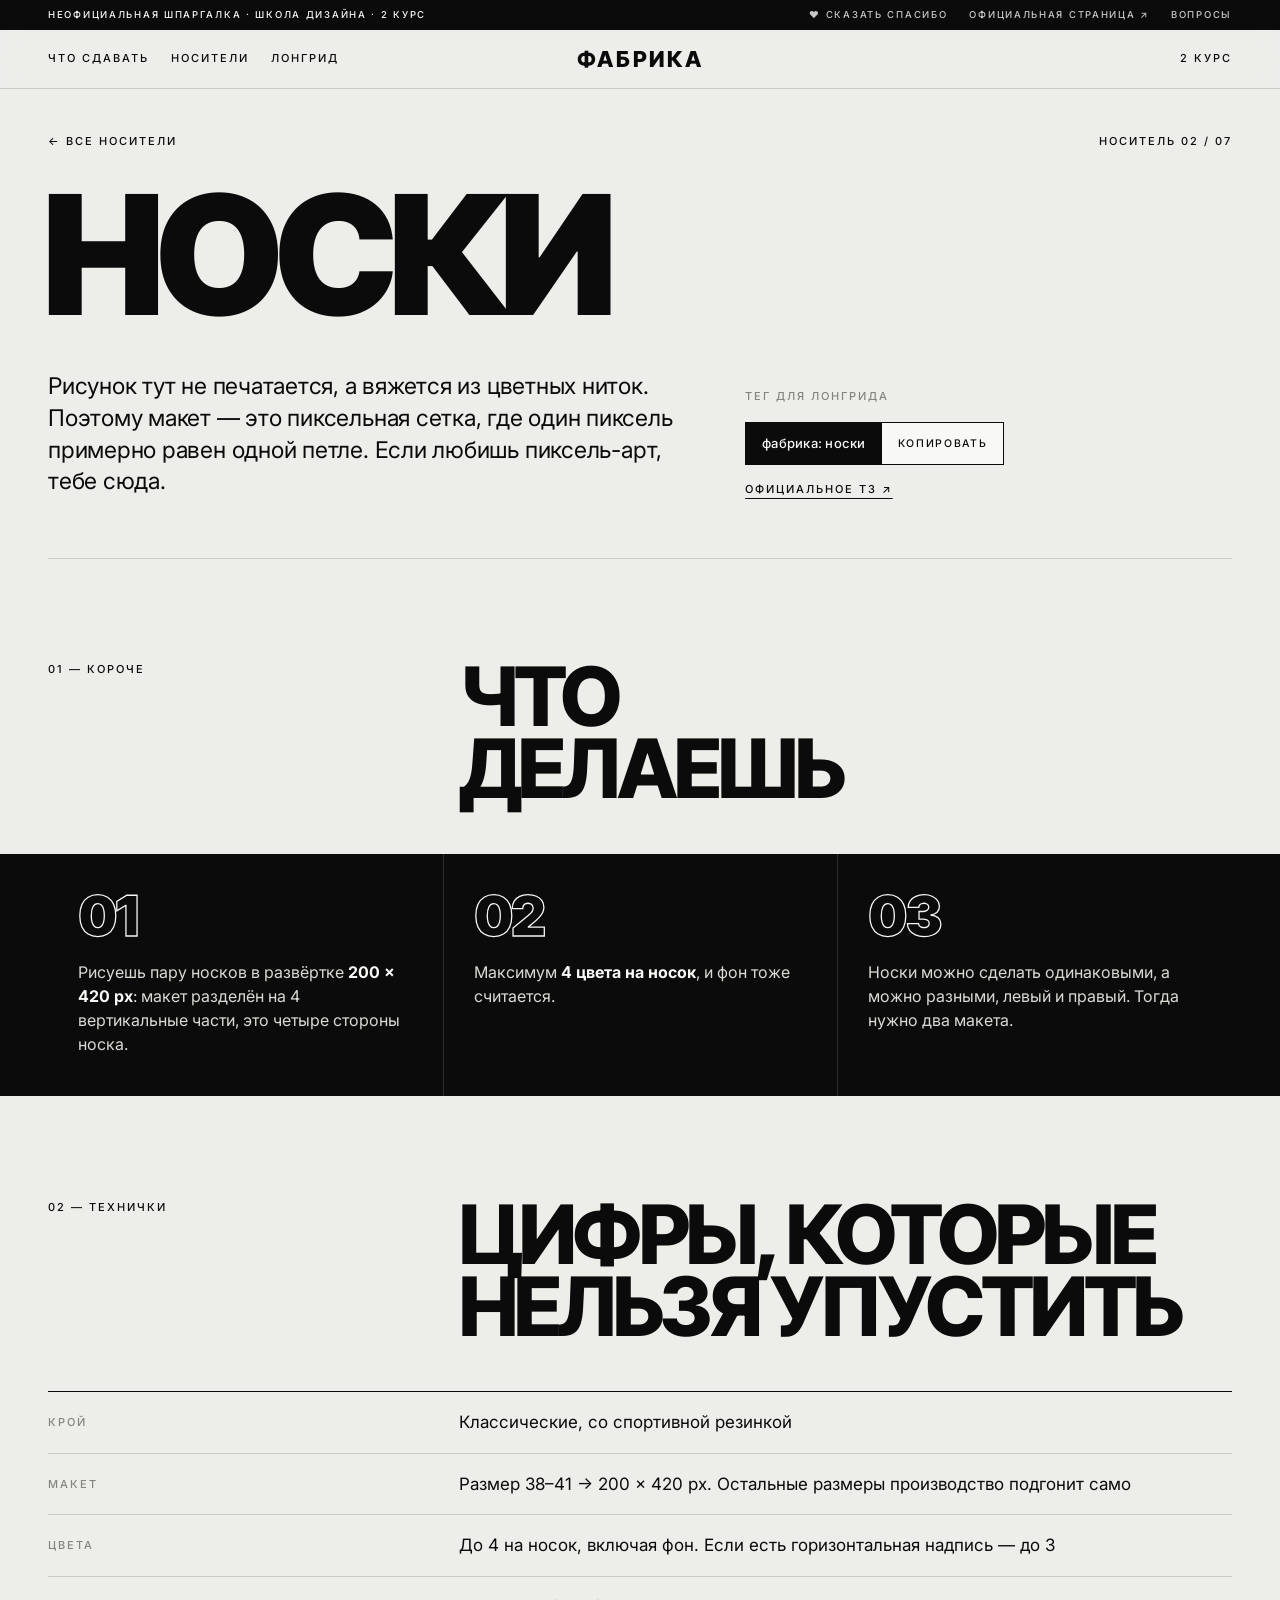
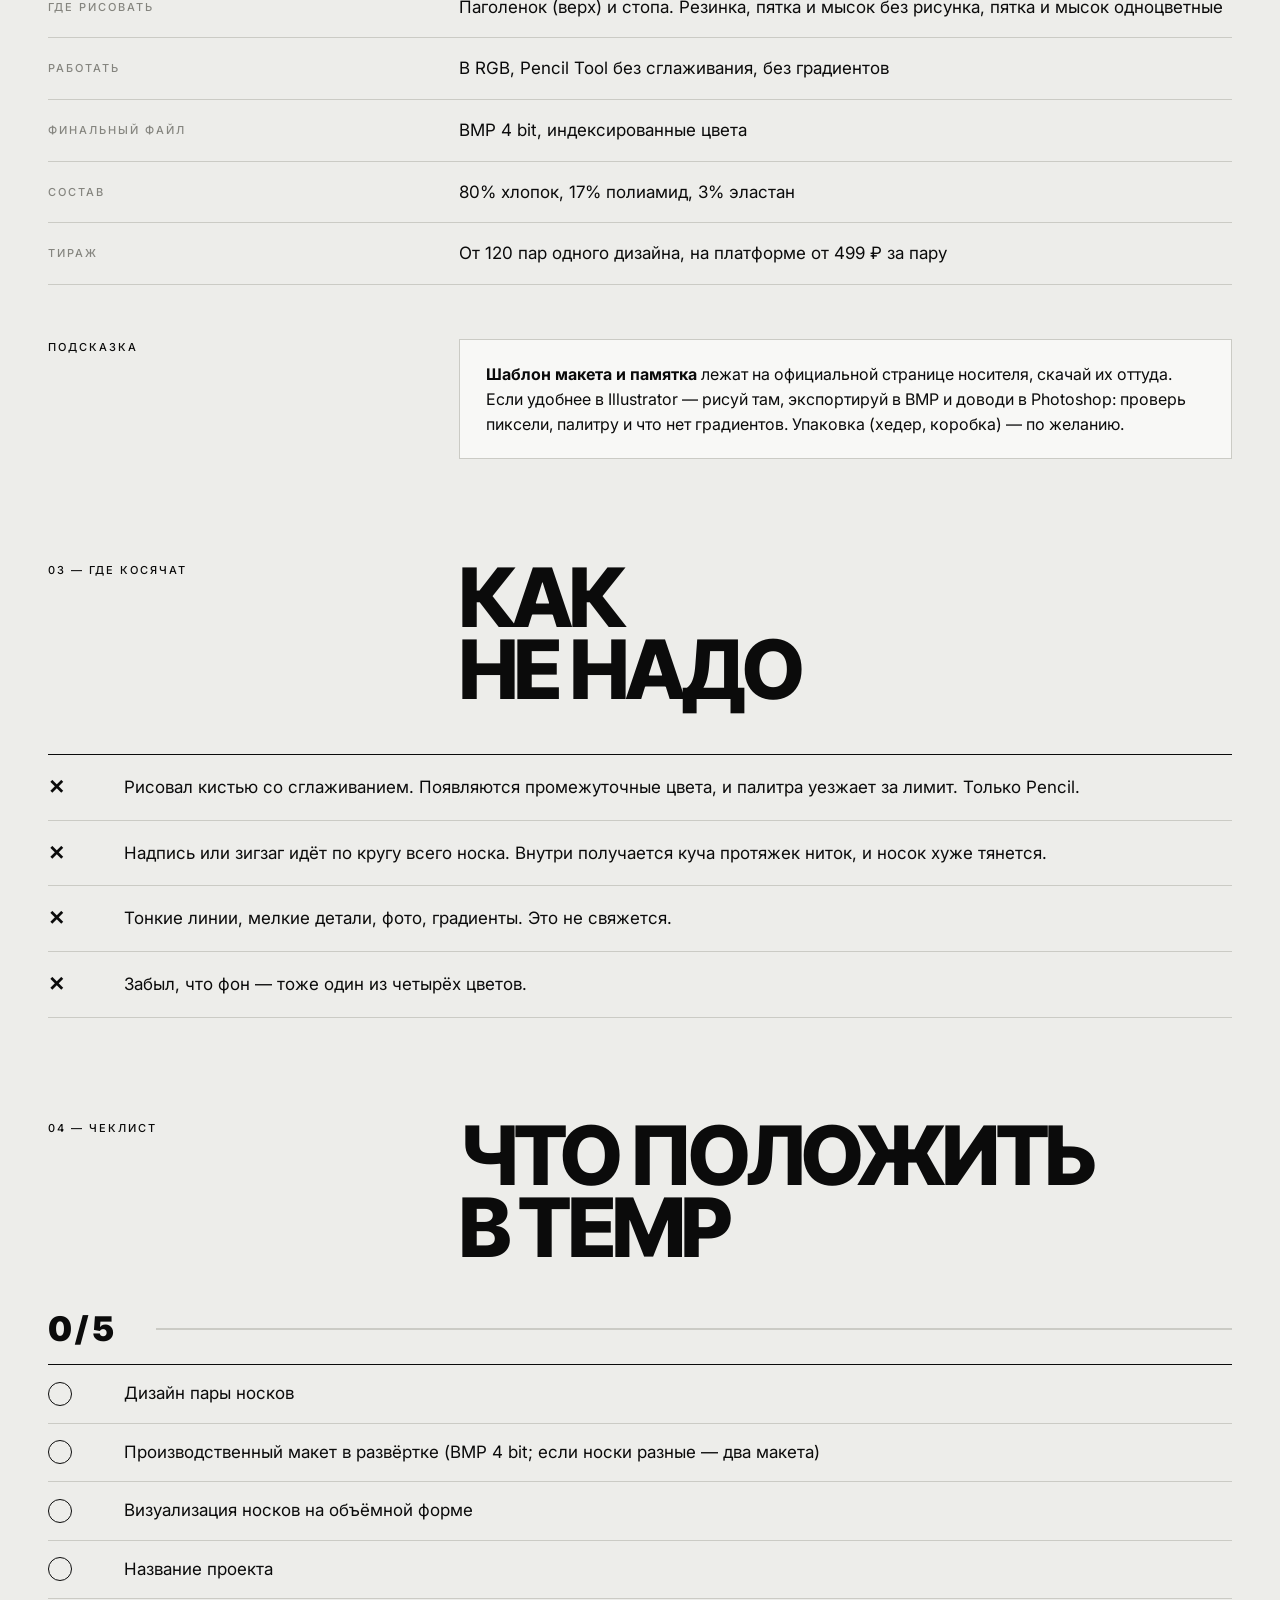
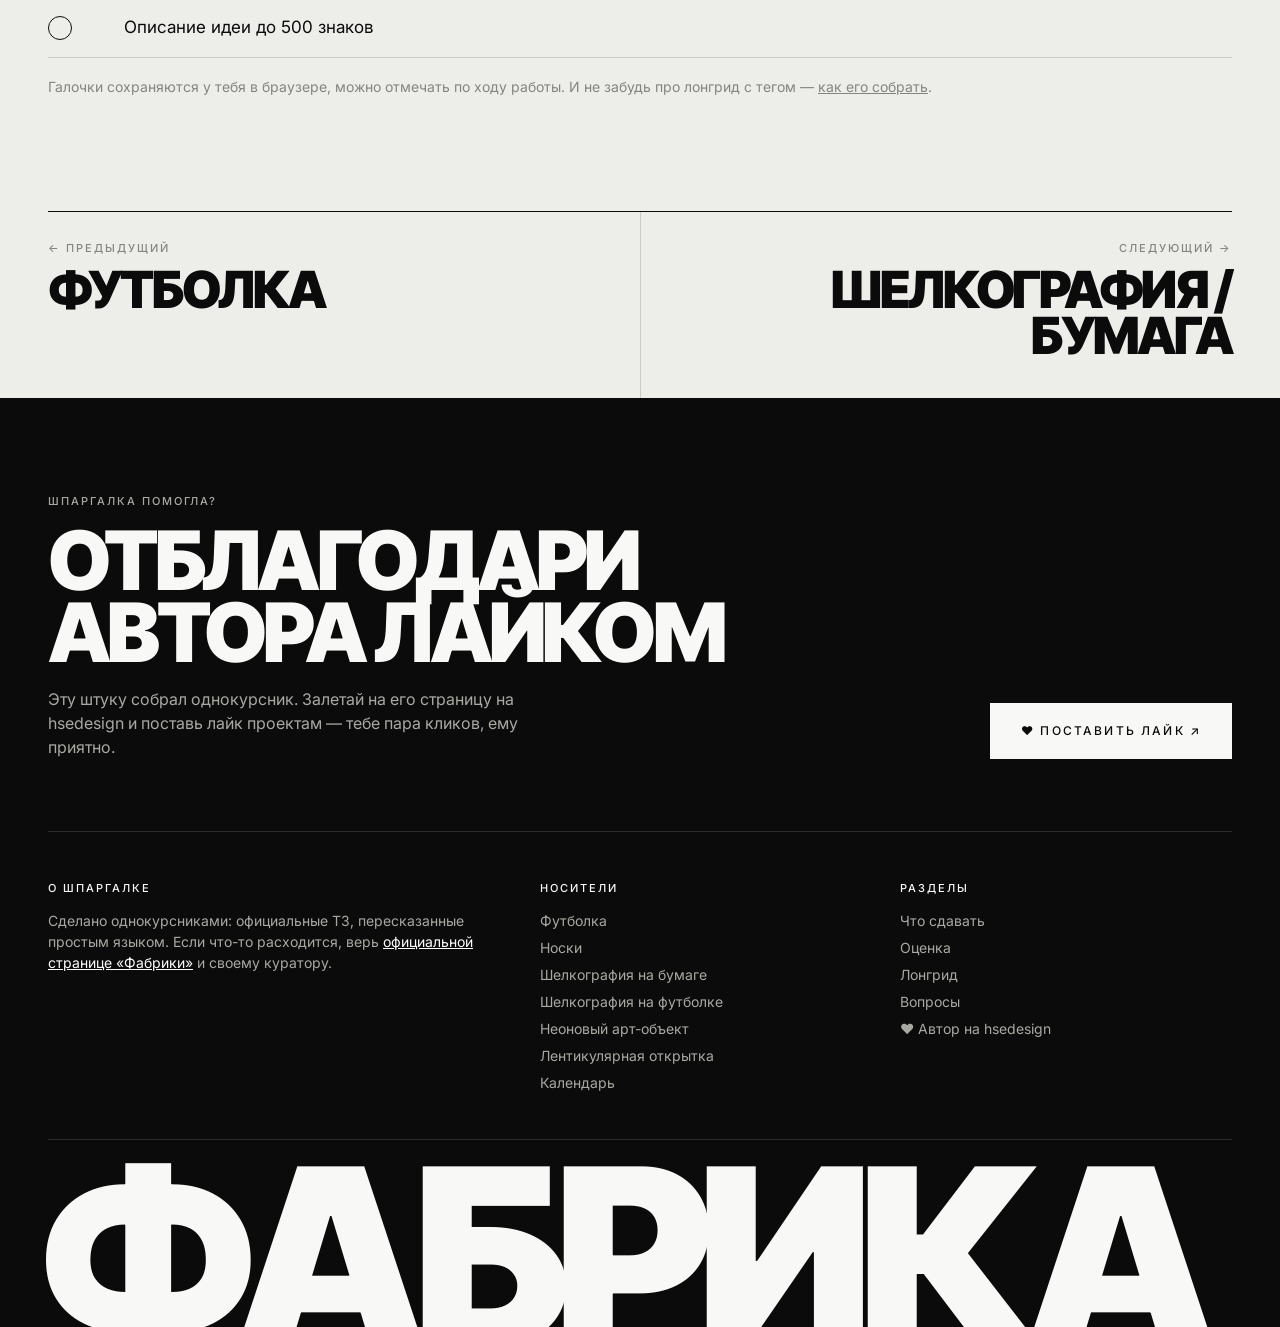
<file: nositeli/noski.html>
<!doctype html>
<html lang="ru">
<head>
<meta charset="utf-8">
<meta name="viewport" content="width=device-width, initial-scale=1">
<title>Носки — Фабрика · 2 курс</title>
<meta name="description" content="Неофициальная шпаргалка по «Фабрике» для второго курса Школы дизайна НИУ ВШЭ">
<link rel="preconnect" href="https://fonts.googleapis.com"><link rel="preconnect" href="https://fonts.gstatic.com" crossorigin><link href="https://fonts.googleapis.com/css2?family=Inter+Tight:wght@500;800;900&family=Inter:wght@400;500;600&display=swap" rel="stylesheet">
<link rel="stylesheet" href="../style.css">
</head>
<body>
<div class="strip"><div class="wrap">
<span class="cap">Неофициальная шпаргалка · Школа дизайна · 2 курс</span>
<span class="r"><a class="cap" href="https://hsedesign.com/account/kkklounada" target="_blank" rel="noopener">♥ Сказать спасибо</a><a class="cap" href="https://education.mediiia.com/teams/700345f98297454aa5b09852b9f6dfeb/brnd" target="_blank" rel="noopener">Официальная страница ↗</a><a class="cap" href="../index.html#faq">Вопросы</a></span>
</div></div>
<header class="nav"><div class="wrap">
<nav class="links cap"><a href="../index.html#chto">Что сдавать</a><a href="../index.html#nositeli">Носители</a><a href="../index.html#longrid">Лонгрид</a></nav>
<a class="logo" href="../index.html">Фабрика</a>
<div class="side cap"><a href="../index.html#nositeli">2 курс</a></div>
</div></header>
<main>

<div class="wrap">
<div class="crumbs cap"><a href="../index.html#nositeli">← Все носители</a><span>Носитель 02 / 07</span></div>
<h1 class="ptitle" style="--ts:clamp(56px, 13vw, 200px)">Носки</h1>
<div class="phero-body">
<p class="lead">Рисунок тут не печатается, а вяжется из цветных ниток. Поэтому макет — это пиксельная сетка, где один пиксель примерно равен одной петле. Если любишь пиксель-арт, тебе сюда.</p>
<div class="right">
<span class="cap grey">Тег для лонгрида</span>
<span class="tag"><span class="t">фабрика: носки</span><button type="button" data-copy="фабрика: носки">Копировать</button></span>
<a class="link" href="https://education.mediiia.com/project/noski-5726bbaedd2e43ecb8b975048e4d9d23" target="_blank" rel="noopener">Официальное ТЗ ↗</a>
</div>
</div>

</div>

<section style="padding-bottom:0"><div class="wrap">
<div class="sec-head"><span class="label">01 — Короче</span><h2>Что<br>делаешь</h2></div>
</div>
<div class="band"><div class="wrap"><div class="short"><div><span class="n">01</span><p>Рисуешь пару носков в развёртке <b>200 × 420 px</b>: макет разделён на 4 вертикальные части, это четыре стороны носка.</p></div><div><span class="n">02</span><p>Максимум <b>4 цвета на носок</b>, и фон тоже считается.</p></div><div><span class="n">03</span><p>Носки можно сделать одинаковыми, а можно разными, левый и правый. Тогда нужно два макета.</p></div></div></div></div>
</section>

<section><div class="wrap">
<div class="sec-head"><span class="label">02 — Технички</span><h2>Цифры, которые<br>нельзя упустить</h2></div>
<dl class="specs"><div><dt>Крой</dt><dd>Классические, со спортивной резинкой</dd></div><div><dt>Макет</dt><dd>Размер 38–41 → 200 × 420 px. Остальные размеры производство подгонит само</dd></div><div><dt>Цвета</dt><dd>До 4 на носок, включая фон. Если есть горизонтальная надпись — до 3</dd></div><div><dt>Где рисовать</dt><dd>Паголенок (верх) и стопа. Резинка, пятка и мысок без рисунка, пятка и мысок одноцветные</dd></div><div><dt>Работать</dt><dd>В RGB, Pencil Tool без сглаживания, без градиентов</dd></div><div><dt>Финальный файл</dt><dd>BMP 4 bit, индексированные цвета</dd></div><div><dt>Состав</dt><dd>80% хлопок, 17% полиамид, 3% эластан</dd></div><div><dt>Тираж</dt><dd>От 120 пар одного дизайна, на платформе от 499 ₽ за пару</dd></div></dl>
<div class="tip"><span class="label">Подсказка</span><div class="box"><b>Шаблон макета и памятка</b> лежат на официальной странице носителя, скачай их оттуда. Если удобнее в Illustrator — рисуй там, экспортируй в BMP и доводи в Photoshop: проверь пиксели, палитру и что нет градиентов. Упаковка (хедер, коробка) — по желанию.</div></div>
</div></section>

<section style="padding-top:0"><div class="wrap">
<div class="sec-head"><span class="label">03 — Где косячат</span><h2>Как<br>не надо</h2></div>
<ul class="fails"><li>Рисовал кистью со сглаживанием. Появляются промежуточные цвета, и палитра уезжает за лимит. Только Pencil.</li><li>Надпись или зигзаг идёт по кругу всего носка. Внутри получается куча протяжек ниток, и носок хуже тянется.</li><li>Тонкие линии, мелкие детали, фото, градиенты. Это не свяжется.</li><li>Забыл, что фон — тоже один из четырёх цветов.</li></ul>
</div></section>

<section style="padding-top:0"><div class="wrap">
<div class="sec-head"><span class="label">04 — Чеклист</span><h2>Что положить<br>в Temp</h2></div>
<div class="progress" data-for="noski"><span>0 / 5</span><div class="bar"><i></i></div></div>
<div class="checklist" data-key="noski"><label><input type="checkbox"><span>Дизайн пары носков</span></label><label><input type="checkbox"><span>Производственный макет в развёртке (BMP 4 bit; если носки разные — два макета)</span></label><label><input type="checkbox"><span>Визуализация носков на объёмной форме</span></label><label><input type="checkbox"><span>Название проекта</span></label><label><input type="checkbox"><span>Описание идеи до 500 знаков</span></label></div>
<p class="after">Галочки сохраняются у тебя в браузере, можно отмечать по ходу работы. И не забудь про лонгрид с тегом — <a href="../index.html#longrid">как его собрать</a>.</p>
</div></section>

<div class="wrap"><nav class="pager"><a href="futbolka.html"><span class="cap">← Предыдущий</span><b>Футболка</b></a><a class="next" href="shelkografiya-bumaga.html"><span class="cap">Следующий →</span><b>Шелкография / бумага</b></a></nav></div>
</main>
<section class="thanks"><div class="wrap">
<div class="thanks-in">
<div><span class="cap">Шпаргалка помогла?</span>
<p class="thanks-t">Отблагодари автора лайком</p>
<p class="thanks-s">Эту штуку собрал однокурсник. Залетай на его страницу на hsedesign и поставь лайк проектам — тебе пара кликов, ему приятно.</p></div>
<a class="btn inv big" href="https://hsedesign.com/account/kkklounada" target="_blank" rel="noopener">♥ Поставить лайк ↗</a>
</div>
</div></section>
<footer><div class="wrap">
<div class="cols">
<div><span class="cap">О шпаргалке</span><p>Сделано однокурсниками: официальные ТЗ, пересказанные простым языком. Если что-то расходится, верь <a href="https://education.mediiia.com/teams/700345f98297454aa5b09852b9f6dfeb/brnd" target="_blank" rel="noopener" style="color:#fff">официальной странице «Фабрики»</a> и своему куратору.</p></div>
<div><span class="cap">Носители</span><ul><li><a href="../nositeli/futbolka.html">Футболка</a></li><li><a href="../nositeli/noski.html">Носки</a></li><li><a href="../nositeli/shelkografiya-bumaga.html">Шелкография на бумаге</a></li><li><a href="../nositeli/shelkografiya-futbolka.html">Шелкография на футболке</a></li><li><a href="../nositeli/neon.html">Неоновый арт-объект</a></li><li><a href="../nositeli/lentikulyar.html">Лентикулярная открытка</a></li><li><a href="../nositeli/kalendar.html">Календарь</a></li></ul></div>
<div><span class="cap">Разделы</span><ul><li><a href="../index.html#chto">Что сдавать</a></li><li><a href="../index.html#ocenka">Оценка</a></li><li><a href="../index.html#longrid">Лонгрид</a></li><li><a href="../index.html#faq">Вопросы</a></li><li><a href="https://hsedesign.com/account/kkklounada" target="_blank" rel="noopener">♥ Автор на hsedesign</a></li></ul></div>
</div>
<div class="mega" aria-hidden="true">Фабрика</div>
</div></footer>
<script src="../script.js"></script>
</body>
</html>
</file>
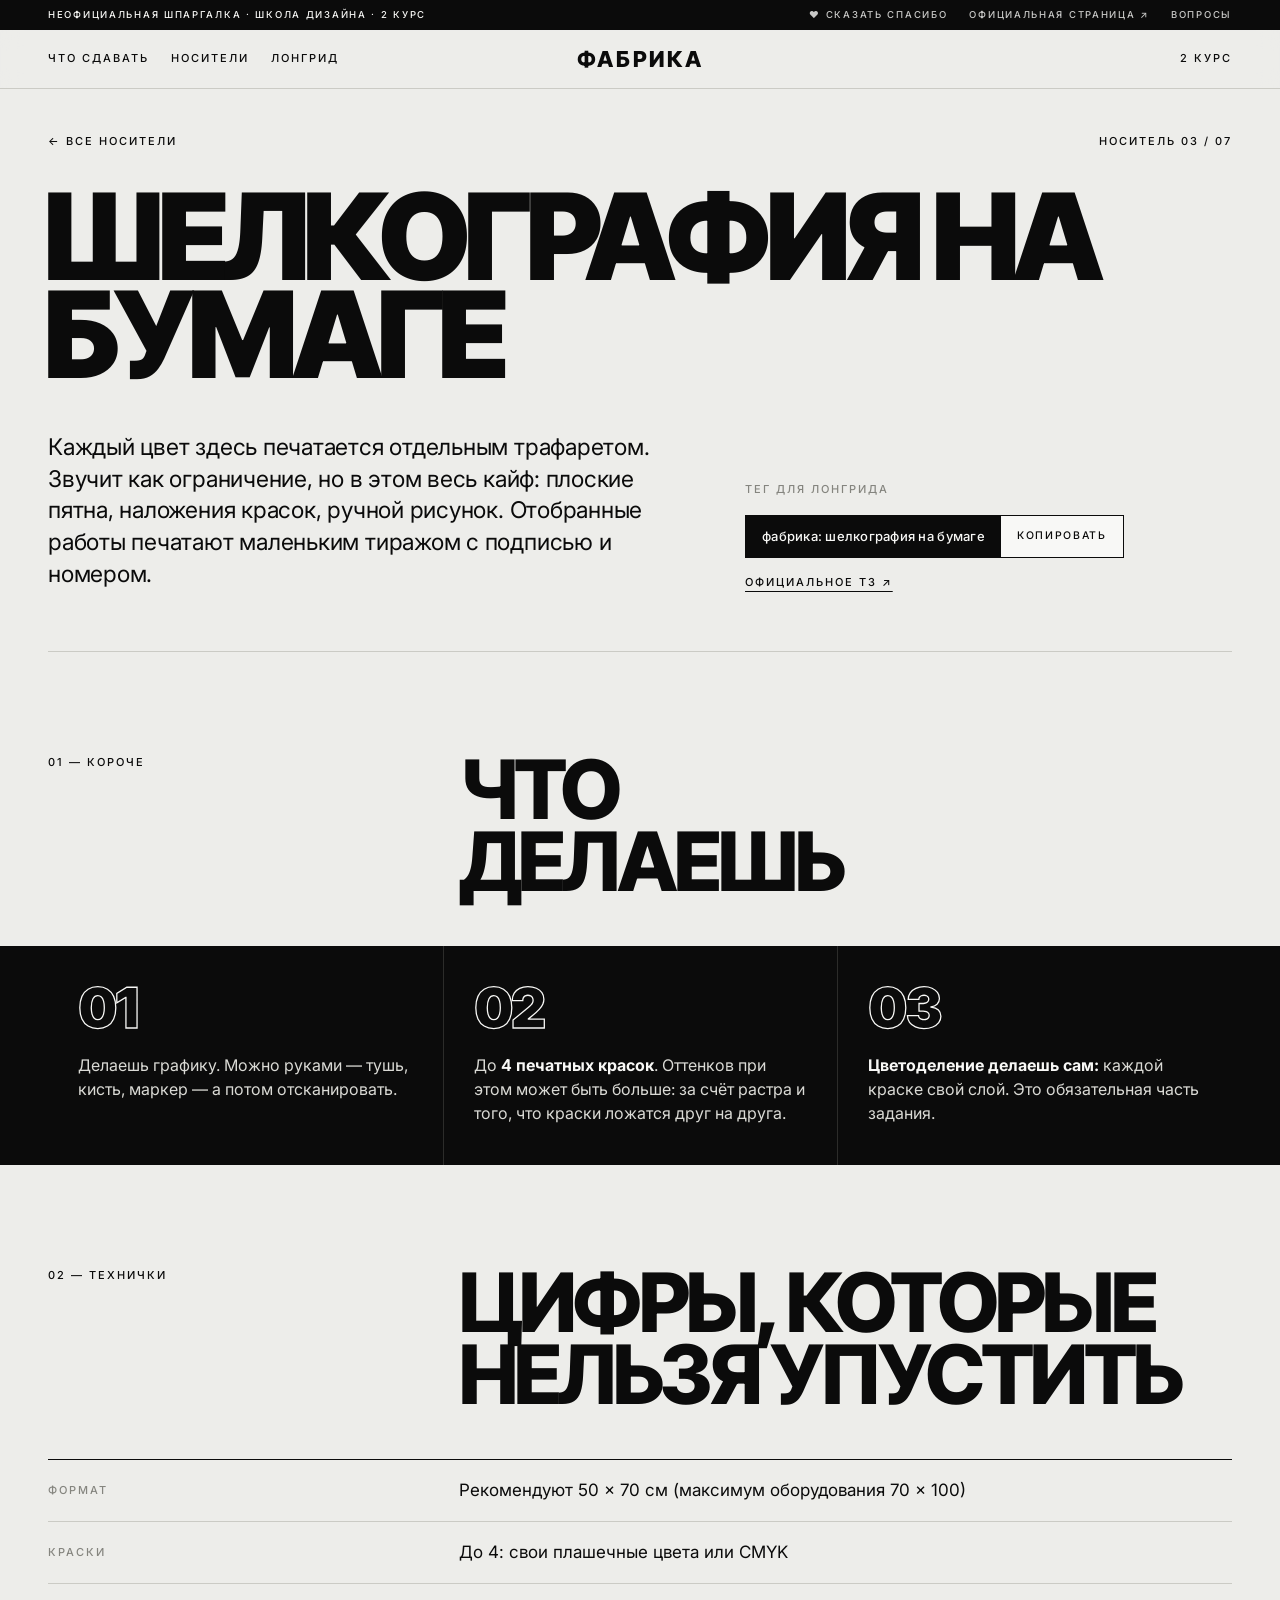
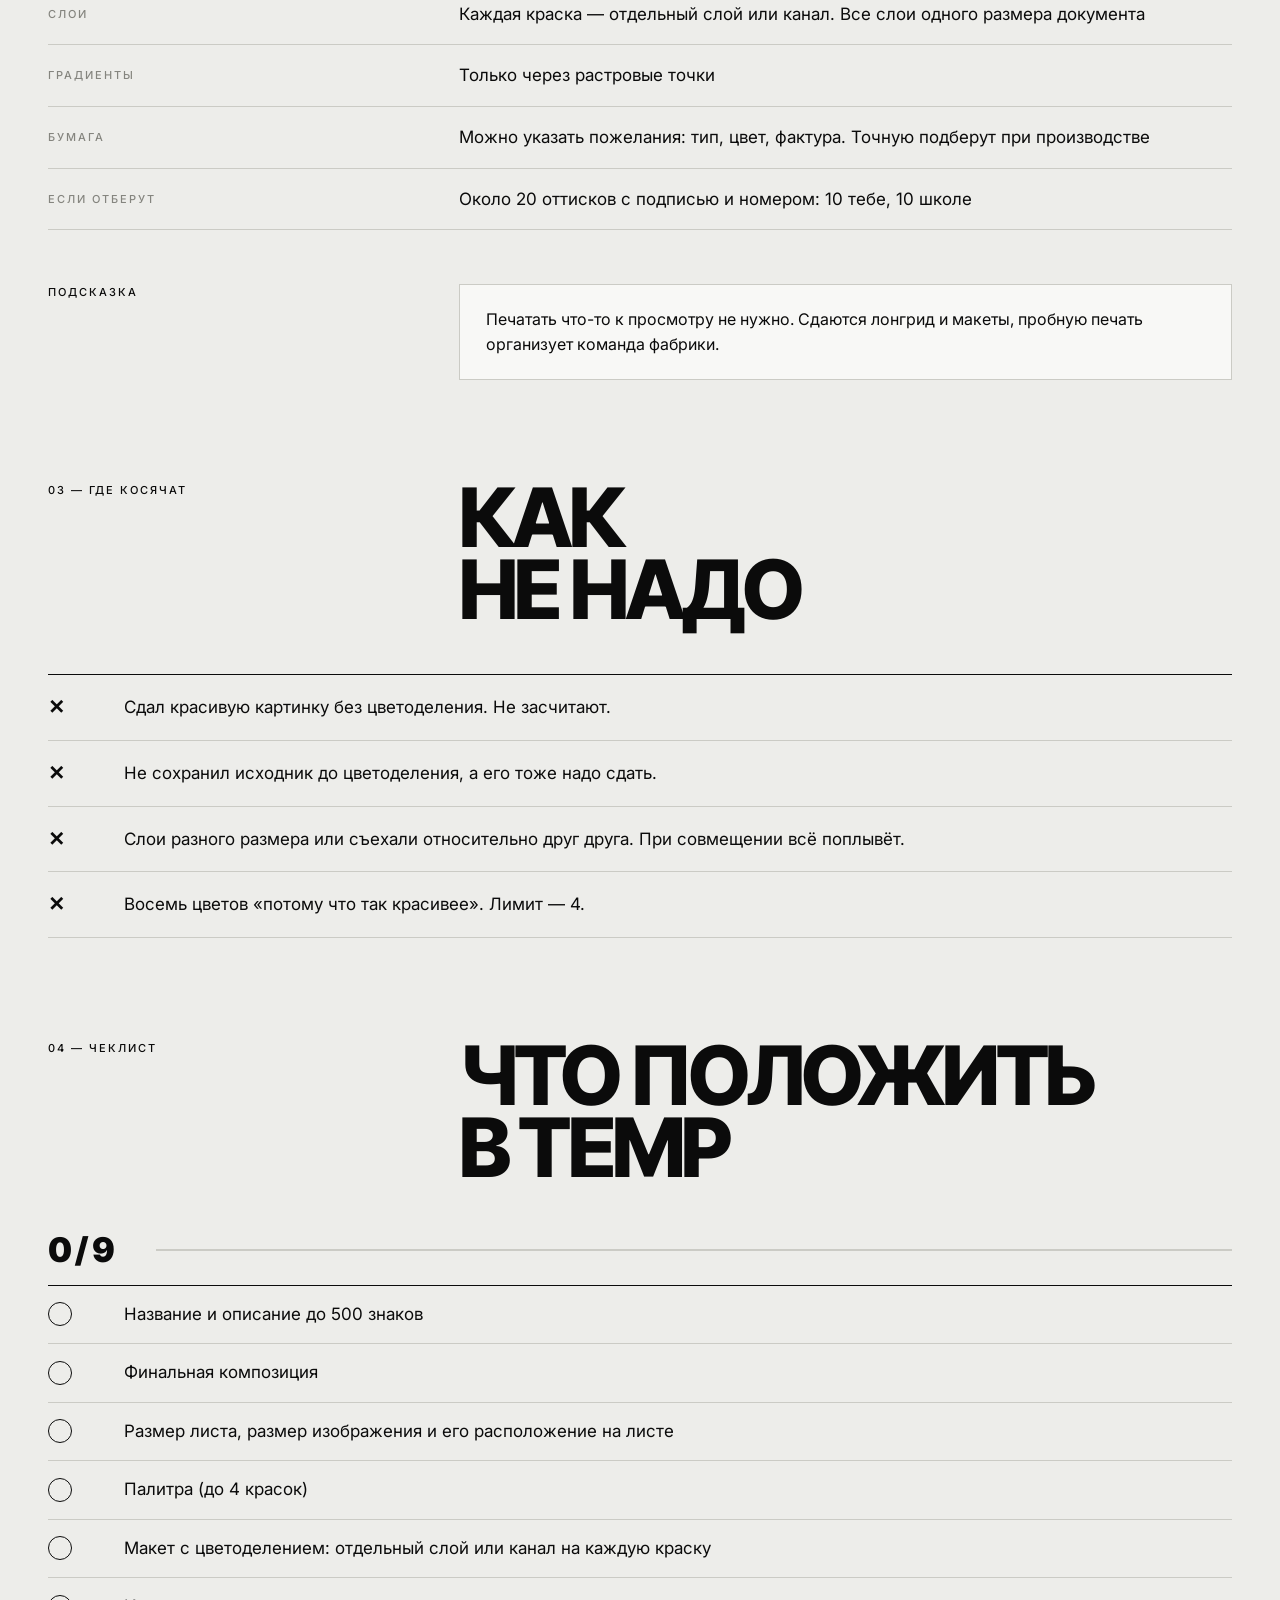
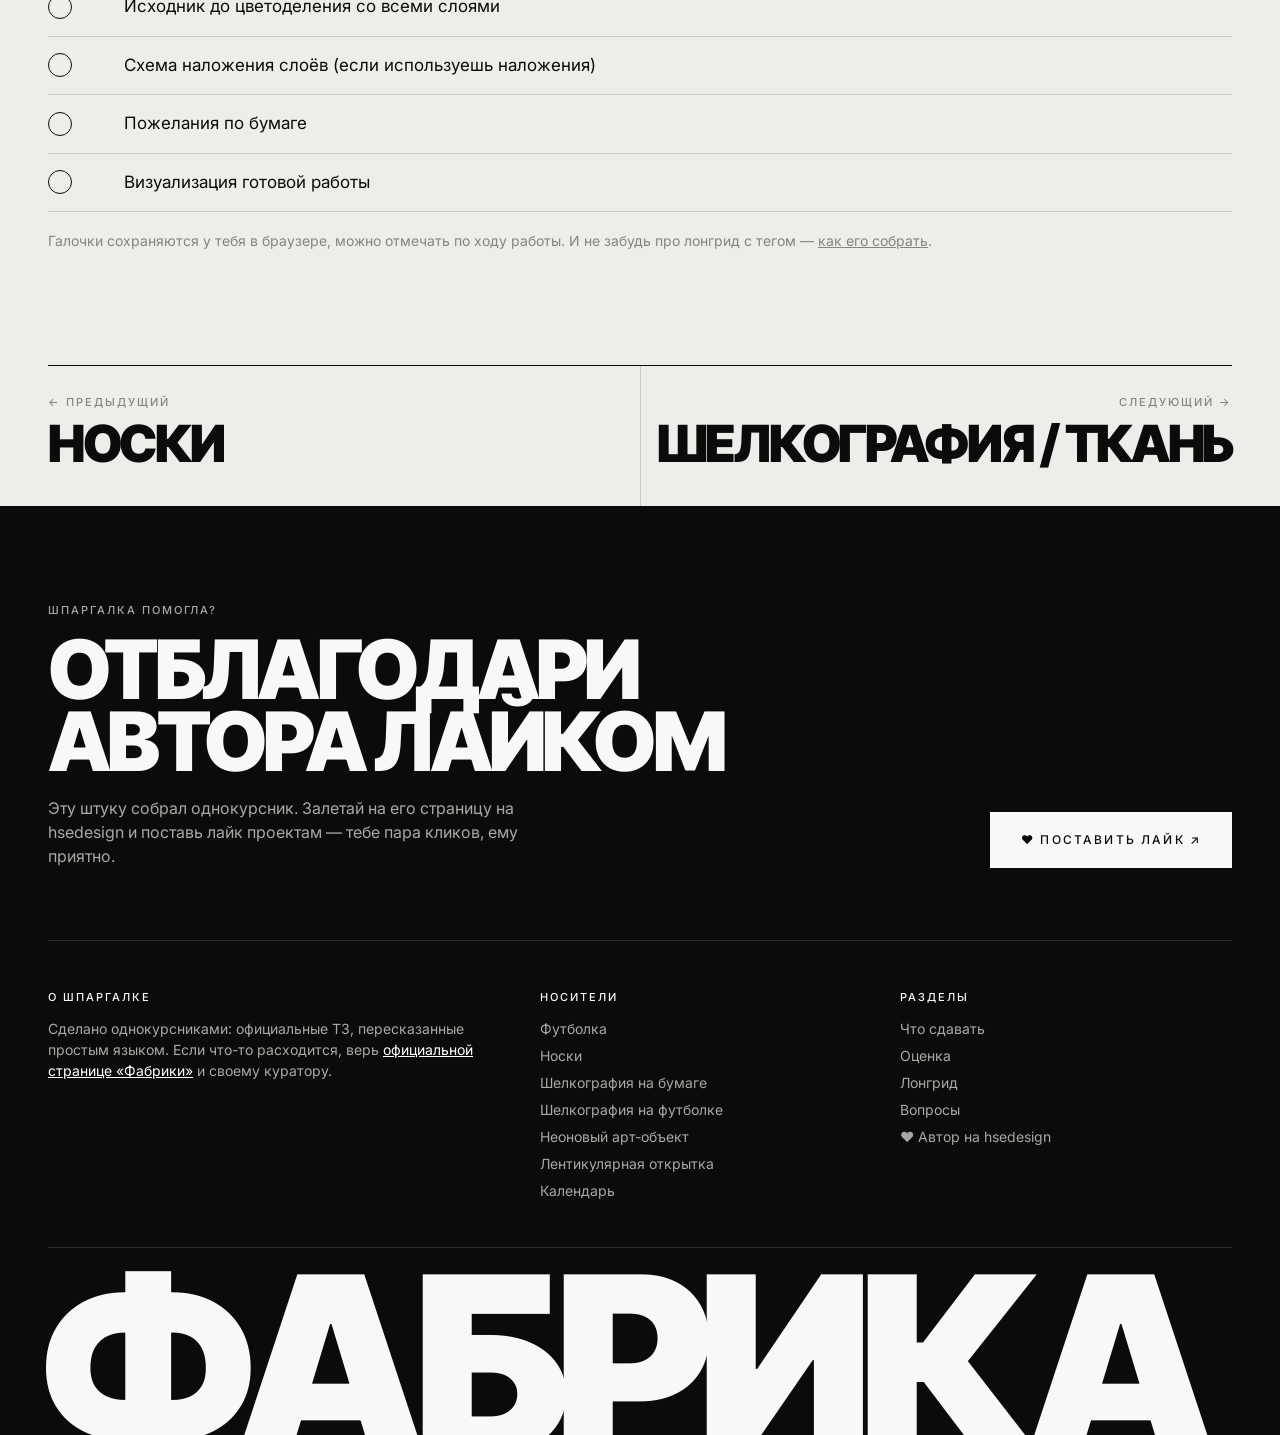
<file: nositeli/shelkografiya-bumaga.html>
<!doctype html>
<html lang="ru">
<head>
<meta charset="utf-8">
<meta name="viewport" content="width=device-width, initial-scale=1">
<title>Шелкография на бумаге — Фабрика · 2 курс</title>
<meta name="description" content="Неофициальная шпаргалка по «Фабрике» для второго курса Школы дизайна НИУ ВШЭ">
<link rel="preconnect" href="https://fonts.googleapis.com"><link rel="preconnect" href="https://fonts.gstatic.com" crossorigin><link href="https://fonts.googleapis.com/css2?family=Inter+Tight:wght@500;800;900&family=Inter:wght@400;500;600&display=swap" rel="stylesheet">
<link rel="stylesheet" href="../style.css">
</head>
<body>
<div class="strip"><div class="wrap">
<span class="cap">Неофициальная шпаргалка · Школа дизайна · 2 курс</span>
<span class="r"><a class="cap" href="https://hsedesign.com/account/kkklounada" target="_blank" rel="noopener">♥ Сказать спасибо</a><a class="cap" href="https://education.mediiia.com/teams/700345f98297454aa5b09852b9f6dfeb/brnd" target="_blank" rel="noopener">Официальная страница ↗</a><a class="cap" href="../index.html#faq">Вопросы</a></span>
</div></div>
<header class="nav"><div class="wrap">
<nav class="links cap"><a href="../index.html#chto">Что сдавать</a><a href="../index.html#nositeli">Носители</a><a href="../index.html#longrid">Лонгрид</a></nav>
<a class="logo" href="../index.html">Фабрика</a>
<div class="side cap"><a href="../index.html#nositeli">2 курс</a></div>
</div></header>
<main>

<div class="wrap">
<div class="crumbs cap"><a href="../index.html#nositeli">← Все носители</a><span>Носитель 03 / 07</span></div>
<h1 class="ptitle" style="--ts:clamp(40px, 9.4vw, 150px)">Шелкография на бумаге</h1>
<div class="phero-body">
<p class="lead">Каждый цвет здесь печатается отдельным трафаретом. Звучит как ограничение, но в этом весь кайф: плоские пятна, наложения красок, ручной рисунок. Отобранные работы печатают маленьким тиражом с подписью и номером.</p>
<div class="right">
<span class="cap grey">Тег для лонгрида</span>
<span class="tag"><span class="t">фабрика: шелкография на бумаге</span><button type="button" data-copy="фабрика: шелкография на бумаге">Копировать</button></span>
<a class="link" href="https://education.mediiia.com/project/shelkografiya-na-bumage-2d709c5a68d64d7abe8f08376b28e5df" target="_blank" rel="noopener">Официальное ТЗ ↗</a>
</div>
</div>

</div>

<section style="padding-bottom:0"><div class="wrap">
<div class="sec-head"><span class="label">01 — Короче</span><h2>Что<br>делаешь</h2></div>
</div>
<div class="band"><div class="wrap"><div class="short"><div><span class="n">01</span><p>Делаешь графику. Можно руками — тушь, кисть, маркер — а потом отсканировать.</p></div><div><span class="n">02</span><p>До <b>4 печатных красок</b>. Оттенков при этом может быть больше: за счёт растра и того, что краски ложатся друг на друга.</p></div><div><span class="n">03</span><p><b>Цветоделение делаешь сам:</b> каждой краске свой слой. Это обязательная часть задания.</p></div></div></div></div>
</section>

<section><div class="wrap">
<div class="sec-head"><span class="label">02 — Технички</span><h2>Цифры, которые<br>нельзя упустить</h2></div>
<dl class="specs"><div><dt>Формат</dt><dd>Рекомендуют 50 × 70 см (максимум оборудования 70 × 100)</dd></div><div><dt>Краски</dt><dd>До 4: свои плашечные цвета или CMYK</dd></div><div><dt>Слои</dt><dd>Каждая краска — отдельный слой или канал. Все слои одного размера документа</dd></div><div><dt>Градиенты</dt><dd>Только через растровые точки</dd></div><div><dt>Бумага</dt><dd>Можно указать пожелания: тип, цвет, фактура. Точную подберут при производстве</dd></div><div><dt>Если отберут</dt><dd>Около 20 оттисков с подписью и номером: 10 тебе, 10 школе</dd></div></dl>
<div class="tip"><span class="label">Подсказка</span><div class="box">Печатать что-то к просмотру не нужно. Сдаются лонгрид и макеты, пробную печать организует команда фабрики.</div></div>
</div></section>

<section style="padding-top:0"><div class="wrap">
<div class="sec-head"><span class="label">03 — Где косячат</span><h2>Как<br>не надо</h2></div>
<ul class="fails"><li>Сдал красивую картинку без цветоделения. Не засчитают.</li><li>Не сохранил исходник до цветоделения, а его тоже надо сдать.</li><li>Слои разного размера или съехали относительно друг друга. При совмещении всё поплывёт.</li><li>Восемь цветов «потому что так красивее». Лимит — 4.</li></ul>
</div></section>

<section style="padding-top:0"><div class="wrap">
<div class="sec-head"><span class="label">04 — Чеклист</span><h2>Что положить<br>в Temp</h2></div>
<div class="progress" data-for="shelkografiya-bumaga"><span>0 / 9</span><div class="bar"><i></i></div></div>
<div class="checklist" data-key="shelkografiya-bumaga"><label><input type="checkbox"><span>Название и описание до 500 знаков</span></label><label><input type="checkbox"><span>Финальная композиция</span></label><label><input type="checkbox"><span>Размер листа, размер изображения и его расположение на листе</span></label><label><input type="checkbox"><span>Палитра (до 4 красок)</span></label><label><input type="checkbox"><span>Макет с цветоделением: отдельный слой или канал на каждую краску</span></label><label><input type="checkbox"><span>Исходник до цветоделения со всеми слоями</span></label><label><input type="checkbox"><span>Схема наложения слоёв (если используешь наложения)</span></label><label><input type="checkbox"><span>Пожелания по бумаге</span></label><label><input type="checkbox"><span>Визуализация готовой работы</span></label></div>
<p class="after">Галочки сохраняются у тебя в браузере, можно отмечать по ходу работы. И не забудь про лонгрид с тегом — <a href="../index.html#longrid">как его собрать</a>.</p>
</div></section>

<div class="wrap"><nav class="pager"><a href="noski.html"><span class="cap">← Предыдущий</span><b>Носки</b></a><a class="next" href="shelkografiya-futbolka.html"><span class="cap">Следующий →</span><b>Шелкография / ткань</b></a></nav></div>
</main>
<section class="thanks"><div class="wrap">
<div class="thanks-in">
<div><span class="cap">Шпаргалка помогла?</span>
<p class="thanks-t">Отблагодари автора лайком</p>
<p class="thanks-s">Эту штуку собрал однокурсник. Залетай на его страницу на hsedesign и поставь лайк проектам — тебе пара кликов, ему приятно.</p></div>
<a class="btn inv big" href="https://hsedesign.com/account/kkklounada" target="_blank" rel="noopener">♥ Поставить лайк ↗</a>
</div>
</div></section>
<footer><div class="wrap">
<div class="cols">
<div><span class="cap">О шпаргалке</span><p>Сделано однокурсниками: официальные ТЗ, пересказанные простым языком. Если что-то расходится, верь <a href="https://education.mediiia.com/teams/700345f98297454aa5b09852b9f6dfeb/brnd" target="_blank" rel="noopener" style="color:#fff">официальной странице «Фабрики»</a> и своему куратору.</p></div>
<div><span class="cap">Носители</span><ul><li><a href="../nositeli/futbolka.html">Футболка</a></li><li><a href="../nositeli/noski.html">Носки</a></li><li><a href="../nositeli/shelkografiya-bumaga.html">Шелкография на бумаге</a></li><li><a href="../nositeli/shelkografiya-futbolka.html">Шелкография на футболке</a></li><li><a href="../nositeli/neon.html">Неоновый арт-объект</a></li><li><a href="../nositeli/lentikulyar.html">Лентикулярная открытка</a></li><li><a href="../nositeli/kalendar.html">Календарь</a></li></ul></div>
<div><span class="cap">Разделы</span><ul><li><a href="../index.html#chto">Что сдавать</a></li><li><a href="../index.html#ocenka">Оценка</a></li><li><a href="../index.html#longrid">Лонгрид</a></li><li><a href="../index.html#faq">Вопросы</a></li><li><a href="https://hsedesign.com/account/kkklounada" target="_blank" rel="noopener">♥ Автор на hsedesign</a></li></ul></div>
</div>
<div class="mega" aria-hidden="true">Фабрика</div>
</div></footer>
<script src="../script.js"></script>
</body>
</html>
</file>
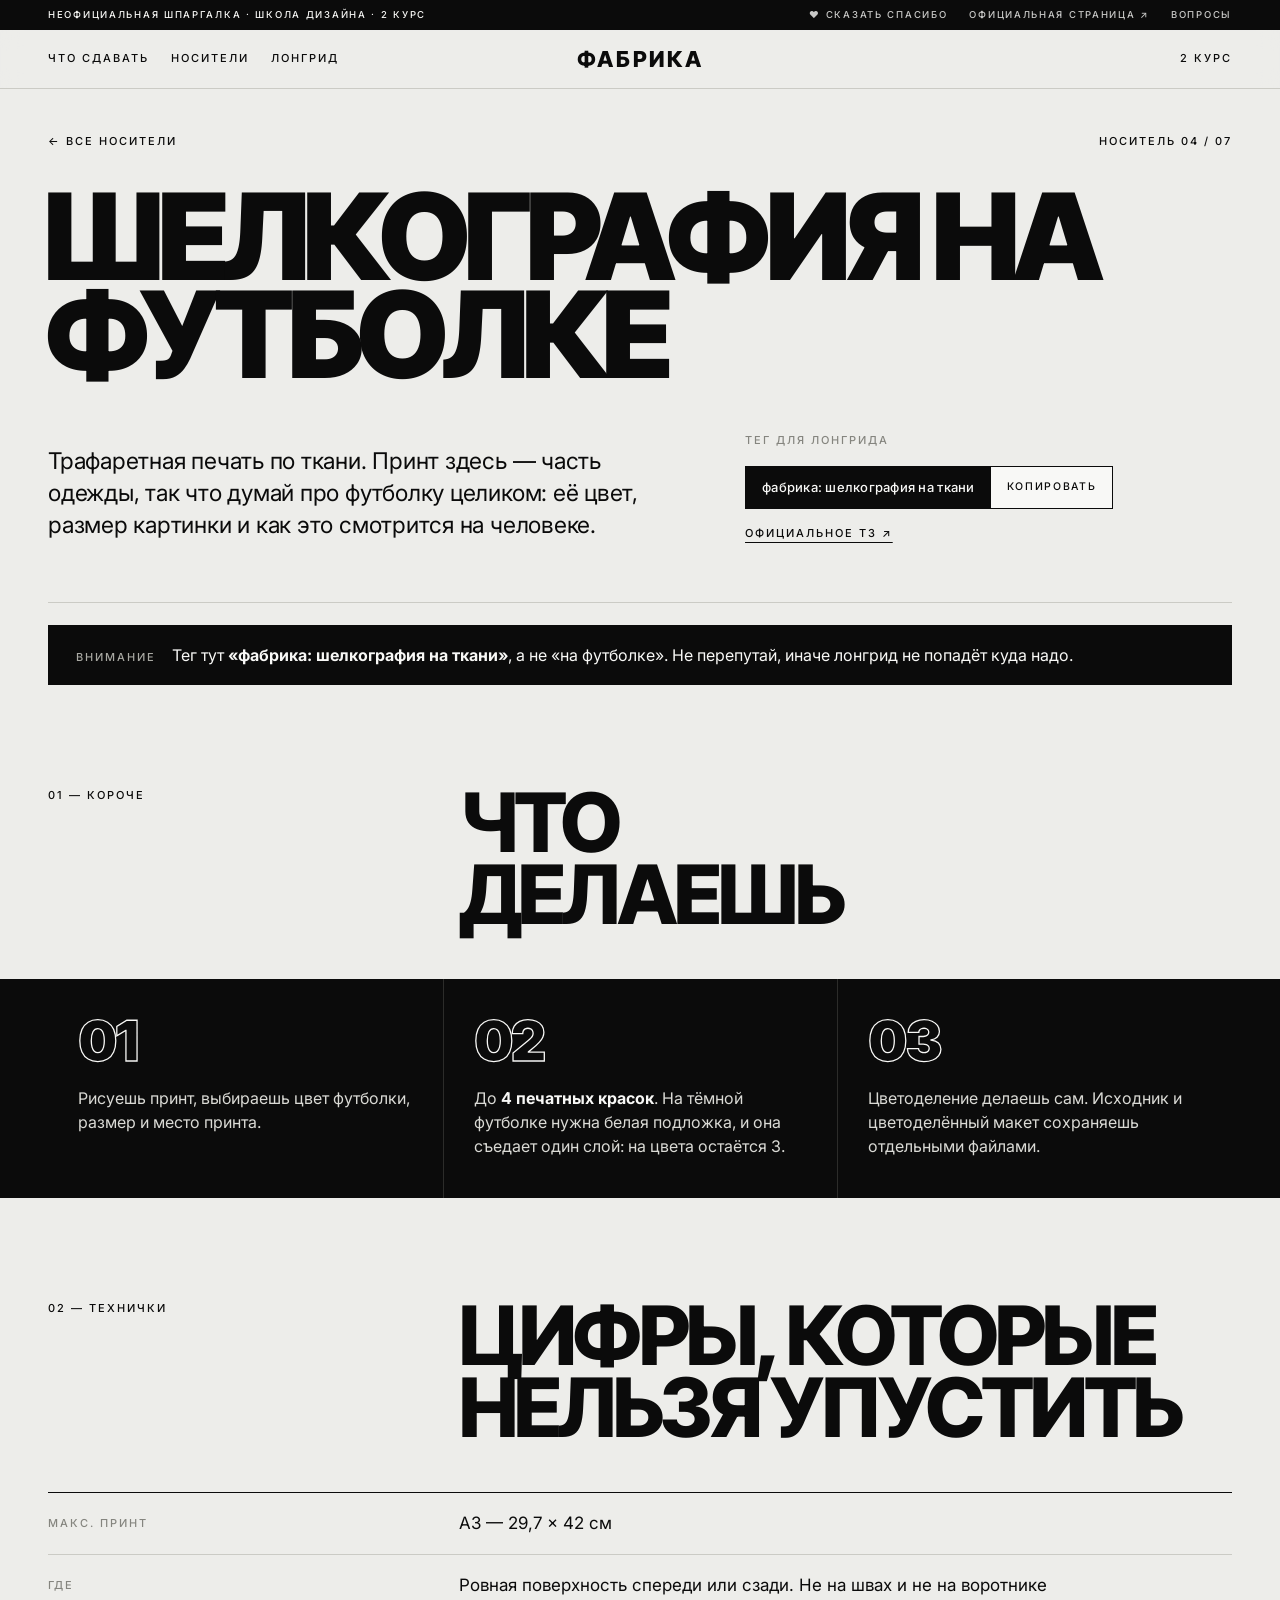
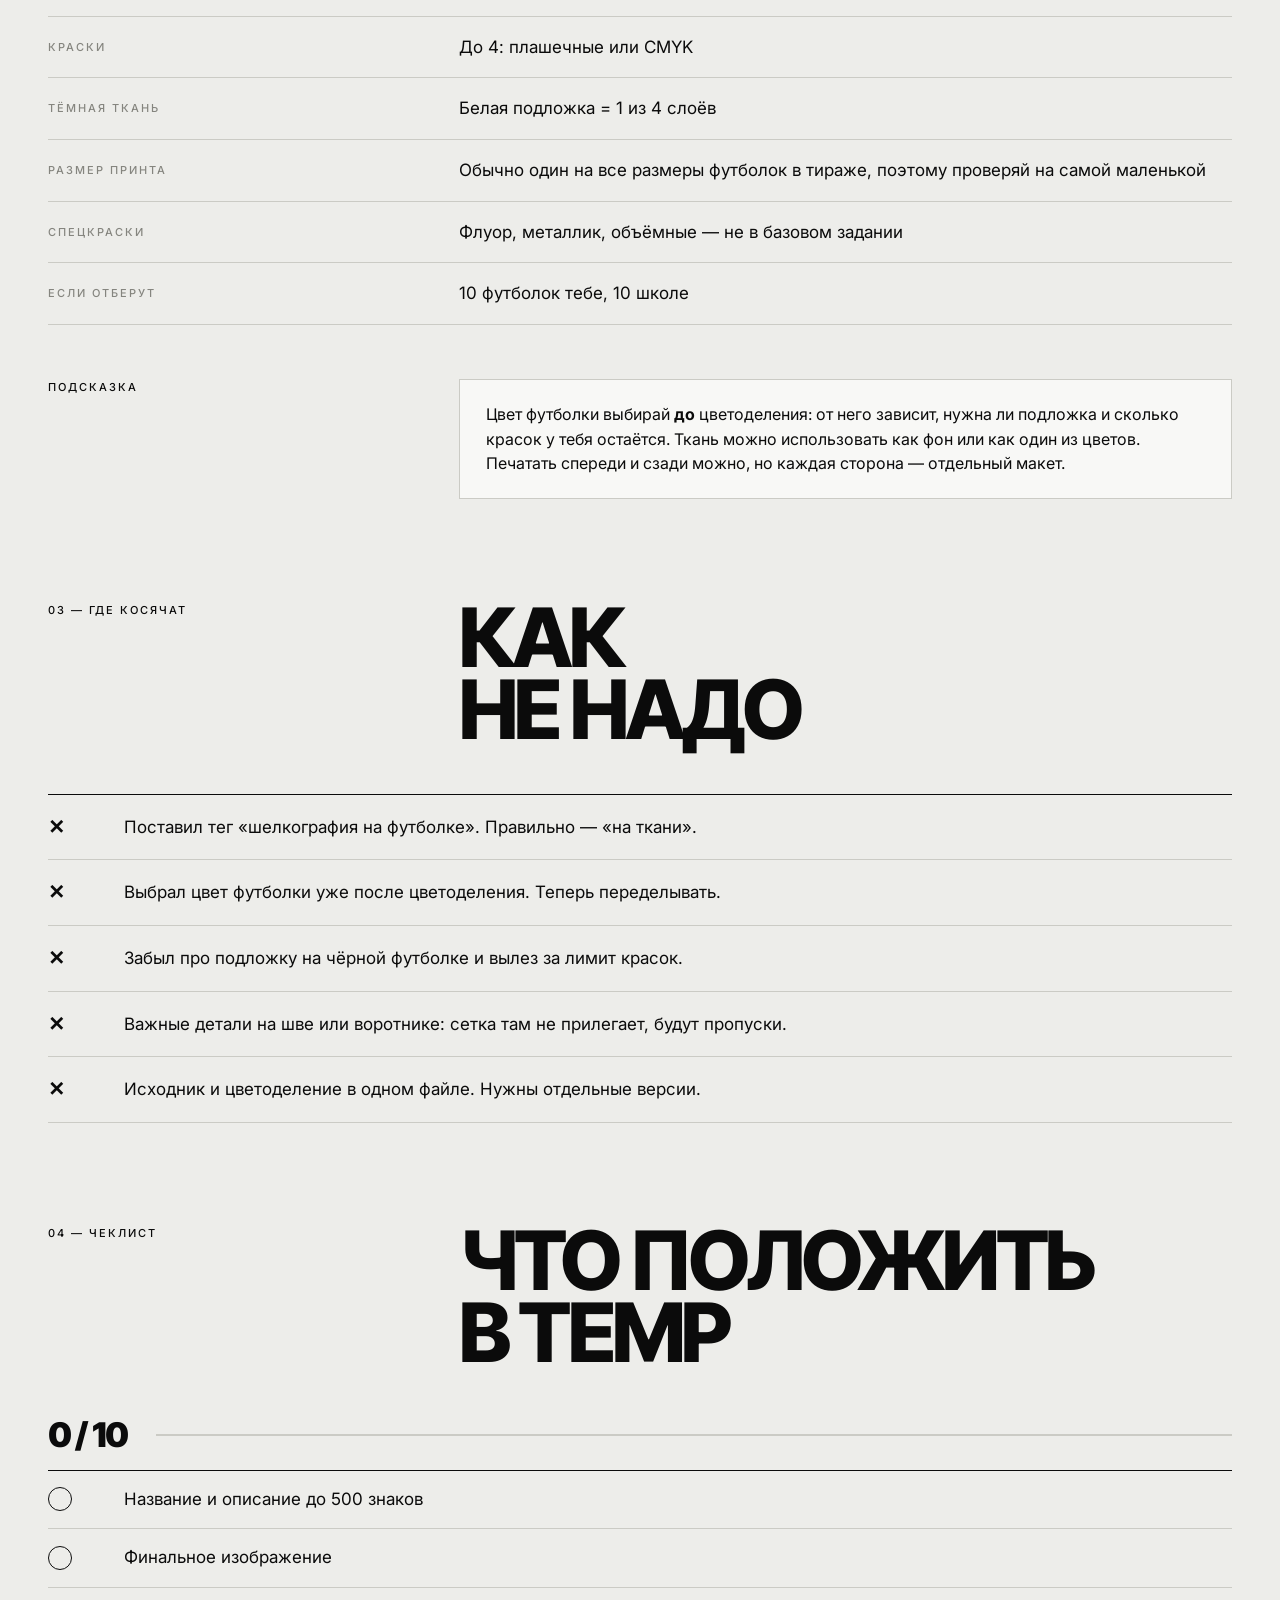
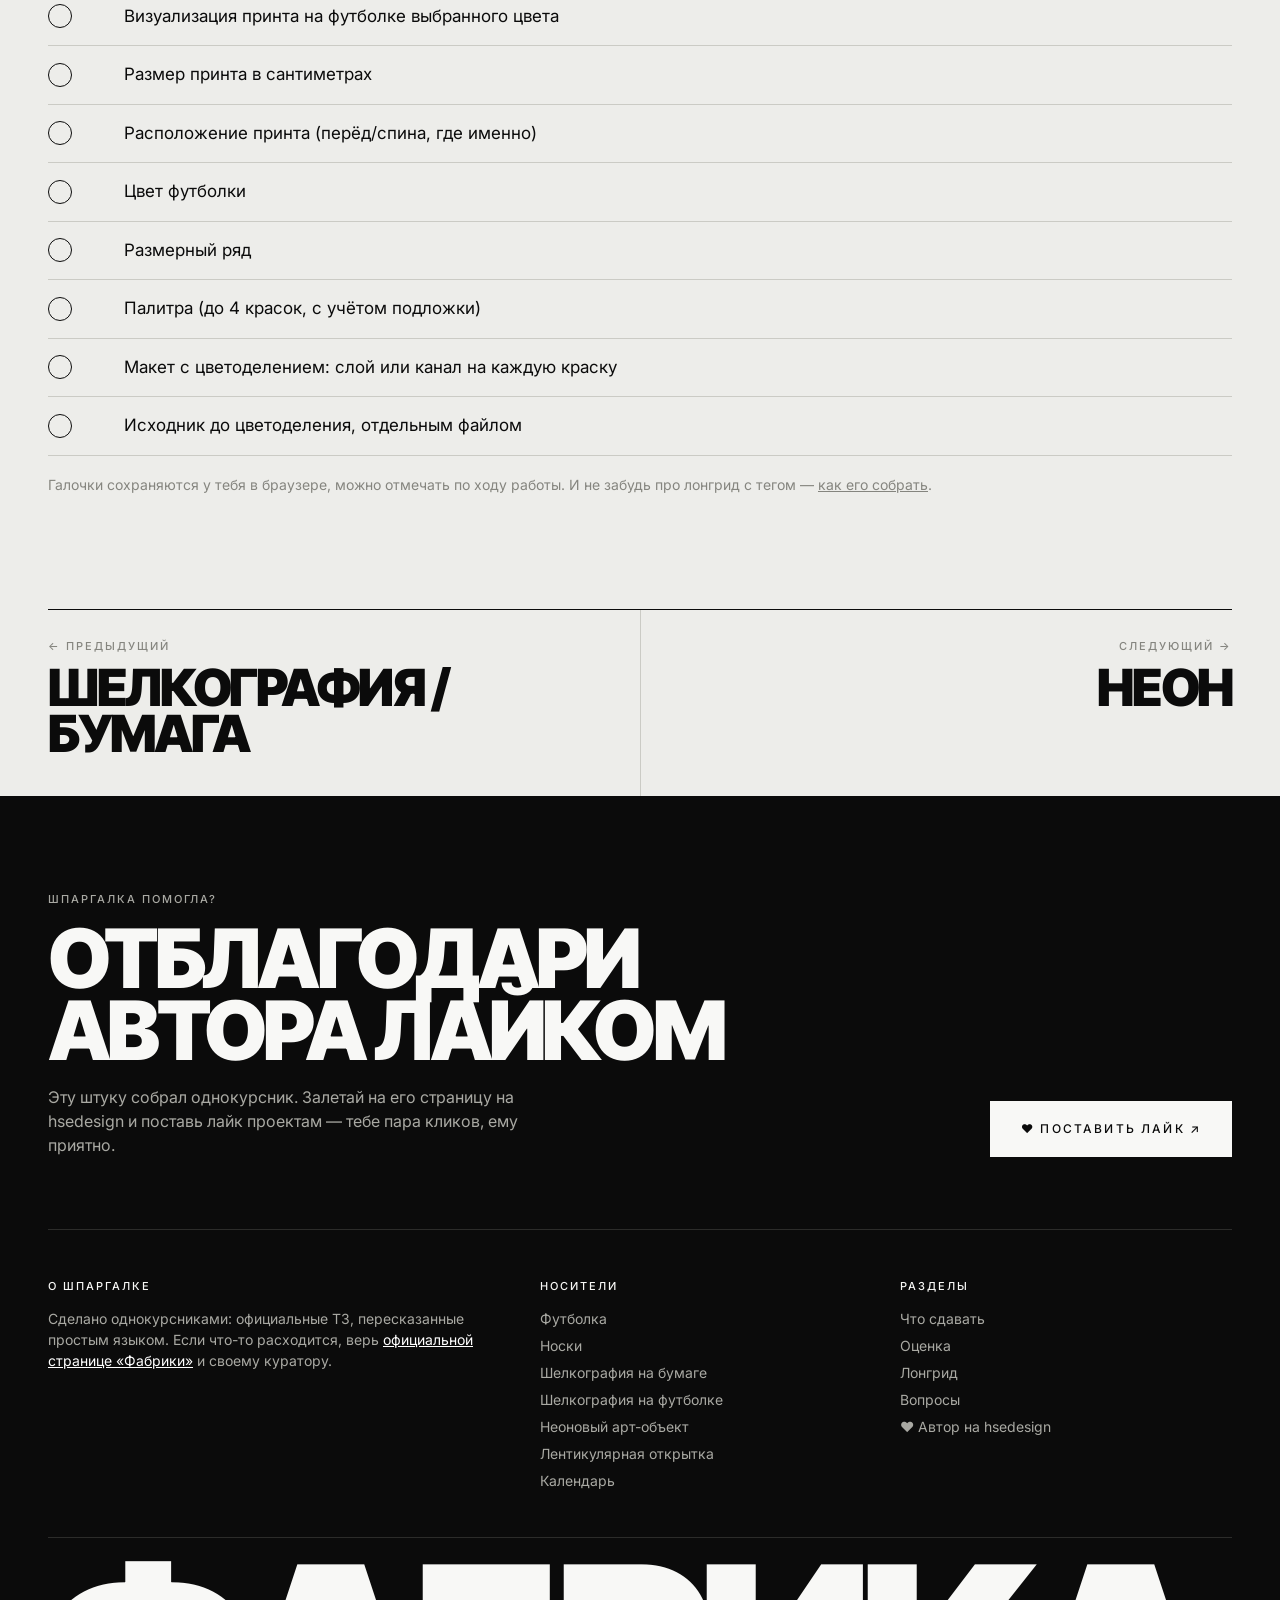
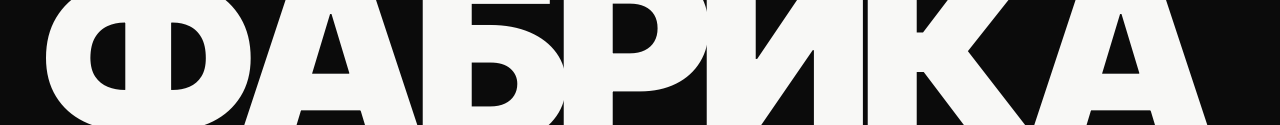
<file: nositeli/shelkografiya-futbolka.html>
<!doctype html>
<html lang="ru">
<head>
<meta charset="utf-8">
<meta name="viewport" content="width=device-width, initial-scale=1">
<title>Шелкография на футболке — Фабрика · 2 курс</title>
<meta name="description" content="Неофициальная шпаргалка по «Фабрике» для второго курса Школы дизайна НИУ ВШЭ">
<link rel="preconnect" href="https://fonts.googleapis.com"><link rel="preconnect" href="https://fonts.gstatic.com" crossorigin><link href="https://fonts.googleapis.com/css2?family=Inter+Tight:wght@500;800;900&family=Inter:wght@400;500;600&display=swap" rel="stylesheet">
<link rel="stylesheet" href="../style.css">
</head>
<body>
<div class="strip"><div class="wrap">
<span class="cap">Неофициальная шпаргалка · Школа дизайна · 2 курс</span>
<span class="r"><a class="cap" href="https://hsedesign.com/account/kkklounada" target="_blank" rel="noopener">♥ Сказать спасибо</a><a class="cap" href="https://education.mediiia.com/teams/700345f98297454aa5b09852b9f6dfeb/brnd" target="_blank" rel="noopener">Официальная страница ↗</a><a class="cap" href="../index.html#faq">Вопросы</a></span>
</div></div>
<header class="nav"><div class="wrap">
<nav class="links cap"><a href="../index.html#chto">Что сдавать</a><a href="../index.html#nositeli">Носители</a><a href="../index.html#longrid">Лонгрид</a></nav>
<a class="logo" href="../index.html">Фабрика</a>
<div class="side cap"><a href="../index.html#nositeli">2 курс</a></div>
</div></header>
<main>

<div class="wrap">
<div class="crumbs cap"><a href="../index.html#nositeli">← Все носители</a><span>Носитель 04 / 07</span></div>
<h1 class="ptitle" style="--ts:clamp(40px, 9.4vw, 150px)">Шелкография на футболке</h1>
<div class="phero-body">
<p class="lead">Трафаретная печать по ткани. Принт здесь — часть одежды, так что думай про футболку целиком: её цвет, размер картинки и как это смотрится на человеке.</p>
<div class="right">
<span class="cap grey">Тег для лонгрида</span>
<span class="tag"><span class="t">фабрика: шелкография на ткани</span><button type="button" data-copy="фабрика: шелкография на ткани">Копировать</button></span>
<a class="link" href="https://education.mediiia.com/project/shelkografiya-na-futbolke-a30873b3b89a4a80b4730a604b8253c1" target="_blank" rel="noopener">Официальное ТЗ ↗</a>
</div>
</div>
<div class="alert"><span class="cap">Внимание</span><p>Тег тут <b>«фабрика: шелкография на ткани»</b>, а не «на футболке». Не перепутай, иначе лонгрид не попадёт куда надо.</p></div>
</div>

<section style="padding-bottom:0"><div class="wrap">
<div class="sec-head"><span class="label">01 — Короче</span><h2>Что<br>делаешь</h2></div>
</div>
<div class="band"><div class="wrap"><div class="short"><div><span class="n">01</span><p>Рисуешь принт, выбираешь цвет футболки, размер и место принта.</p></div><div><span class="n">02</span><p>До <b>4 печатных красок</b>. На тёмной футболке нужна белая подложка, и она съедает один слой: на цвета остаётся 3.</p></div><div><span class="n">03</span><p>Цветоделение делаешь сам. Исходник и цветоделённый макет сохраняешь отдельными файлами.</p></div></div></div></div>
</section>

<section><div class="wrap">
<div class="sec-head"><span class="label">02 — Технички</span><h2>Цифры, которые<br>нельзя упустить</h2></div>
<dl class="specs"><div><dt>Макс. принт</dt><dd>A3 — 29,7 × 42 см</dd></div><div><dt>Где</dt><dd>Ровная поверхность спереди или сзади. Не на швах и не на воротнике</dd></div><div><dt>Краски</dt><dd>До 4: плашечные или CMYK</dd></div><div><dt>Тёмная ткань</dt><dd>Белая подложка = 1 из 4 слоёв</dd></div><div><dt>Размер принта</dt><dd>Обычно один на все размеры футболок в тираже, поэтому проверяй на самой маленькой</dd></div><div><dt>Спецкраски</dt><dd>Флуор, металлик, объёмные — не в базовом задании</dd></div><div><dt>Если отберут</dt><dd>10 футболок тебе, 10 школе</dd></div></dl>
<div class="tip"><span class="label">Подсказка</span><div class="box">Цвет футболки выбирай <b>до</b> цветоделения: от него зависит, нужна ли подложка и сколько красок у тебя остаётся. Ткань можно использовать как фон или как один из цветов. Печатать спереди и сзади можно, но каждая сторона — отдельный макет.</div></div>
</div></section>

<section style="padding-top:0"><div class="wrap">
<div class="sec-head"><span class="label">03 — Где косячат</span><h2>Как<br>не надо</h2></div>
<ul class="fails"><li>Поставил тег «шелкография на футболке». Правильно — «на ткани».</li><li>Выбрал цвет футболки уже после цветоделения. Теперь переделывать.</li><li>Забыл про подложку на чёрной футболке и вылез за лимит красок.</li><li>Важные детали на шве или воротнике: сетка там не прилегает, будут пропуски.</li><li>Исходник и цветоделение в одном файле. Нужны отдельные версии.</li></ul>
</div></section>

<section style="padding-top:0"><div class="wrap">
<div class="sec-head"><span class="label">04 — Чеклист</span><h2>Что положить<br>в Temp</h2></div>
<div class="progress" data-for="shelkografiya-futbolka"><span>0 / 10</span><div class="bar"><i></i></div></div>
<div class="checklist" data-key="shelkografiya-futbolka"><label><input type="checkbox"><span>Название и описание до 500 знаков</span></label><label><input type="checkbox"><span>Финальное изображение</span></label><label><input type="checkbox"><span>Визуализация принта на футболке выбранного цвета</span></label><label><input type="checkbox"><span>Размер принта в сантиметрах</span></label><label><input type="checkbox"><span>Расположение принта (перёд/спина, где именно)</span></label><label><input type="checkbox"><span>Цвет футболки</span></label><label><input type="checkbox"><span>Размерный ряд</span></label><label><input type="checkbox"><span>Палитра (до 4 красок, с учётом подложки)</span></label><label><input type="checkbox"><span>Макет с цветоделением: слой или канал на каждую краску</span></label><label><input type="checkbox"><span>Исходник до цветоделения, отдельным файлом</span></label></div>
<p class="after">Галочки сохраняются у тебя в браузере, можно отмечать по ходу работы. И не забудь про лонгрид с тегом — <a href="../index.html#longrid">как его собрать</a>.</p>
</div></section>

<div class="wrap"><nav class="pager"><a href="shelkografiya-bumaga.html"><span class="cap">← Предыдущий</span><b>Шелкография / бумага</b></a><a class="next" href="neon.html"><span class="cap">Следующий →</span><b>Неон</b></a></nav></div>
</main>
<section class="thanks"><div class="wrap">
<div class="thanks-in">
<div><span class="cap">Шпаргалка помогла?</span>
<p class="thanks-t">Отблагодари автора лайком</p>
<p class="thanks-s">Эту штуку собрал однокурсник. Залетай на его страницу на hsedesign и поставь лайк проектам — тебе пара кликов, ему приятно.</p></div>
<a class="btn inv big" href="https://hsedesign.com/account/kkklounada" target="_blank" rel="noopener">♥ Поставить лайк ↗</a>
</div>
</div></section>
<footer><div class="wrap">
<div class="cols">
<div><span class="cap">О шпаргалке</span><p>Сделано однокурсниками: официальные ТЗ, пересказанные простым языком. Если что-то расходится, верь <a href="https://education.mediiia.com/teams/700345f98297454aa5b09852b9f6dfeb/brnd" target="_blank" rel="noopener" style="color:#fff">официальной странице «Фабрики»</a> и своему куратору.</p></div>
<div><span class="cap">Носители</span><ul><li><a href="../nositeli/futbolka.html">Футболка</a></li><li><a href="../nositeli/noski.html">Носки</a></li><li><a href="../nositeli/shelkografiya-bumaga.html">Шелкография на бумаге</a></li><li><a href="../nositeli/shelkografiya-futbolka.html">Шелкография на футболке</a></li><li><a href="../nositeli/neon.html">Неоновый арт-объект</a></li><li><a href="../nositeli/lentikulyar.html">Лентикулярная открытка</a></li><li><a href="../nositeli/kalendar.html">Календарь</a></li></ul></div>
<div><span class="cap">Разделы</span><ul><li><a href="../index.html#chto">Что сдавать</a></li><li><a href="../index.html#ocenka">Оценка</a></li><li><a href="../index.html#longrid">Лонгрид</a></li><li><a href="../index.html#faq">Вопросы</a></li><li><a href="https://hsedesign.com/account/kkklounada" target="_blank" rel="noopener">♥ Автор на hsedesign</a></li></ul></div>
</div>
<div class="mega" aria-hidden="true">Фабрика</div>
</div></footer>
<script src="../script.js"></script>
</body>
</html>
</file>
<file: style.css>
/* Фабрика · 2 курс — монохромный editorial */
:root {
  --paper: #EDEDEA;
  --paper-2: #E3E3DF;
  --white: #F8F8F6;
  --ink: #0B0B0B;
  --ink-2: #1A1A1A;
  --grey: #85857F;
  --line: #CBCBC5;
  --line-dark: #2C2C2A;
  --display: "Inter Tight", "Helvetica Neue", Arial, sans-serif;
  --body: "Inter", "Helvetica Neue", Arial, sans-serif;
  --gutter: clamp(16px, 4vw, 48px);
  color-scheme: light;
}

* { box-sizing: border-box; }
html { scroll-behavior: smooth; }
body {
  margin: 0;
  background: var(--paper);
  color: var(--ink);
  font-family: var(--body);
  font-size: 16px;
  line-height: 1.5;
  -webkit-font-smoothing: antialiased;
  overflow-x: hidden;
}
a { color: inherit; }
p { margin: 0 0 12px; }
::selection { background: var(--ink); color: var(--white); }

.wrap { padding: 0 var(--gutter); max-width: 1440px; margin: 0 auto; }

/* мелкие капсовые подписи — главный приём рефов */
.cap, .label {
  font-family: var(--body);
  font-size: 11px;
  font-weight: 500;
  letter-spacing: .18em;
  text-transform: uppercase;
  line-height: 1.6;
}
.grey { color: var(--grey); }

/* ---------- верхняя полоса ---------- */
.strip { background: var(--ink); color: var(--white); }
.strip .wrap { display: flex; justify-content: space-between; gap: 16px; height: 30px; align-items: center; }
.strip .cap { font-size: 9.5px; white-space: nowrap; }
.strip .r { display: flex; gap: 22px; }
.strip a { text-decoration: none; opacity: .8; }
.strip a:hover { opacity: 1; }
@media (max-width: 640px) { .strip .r { display: none; } .strip .cap { letter-spacing: .1em; font-size: 9px; } }

/* ---------- навигация ---------- */
.nav { position: sticky; top: 0; z-index: 20; background: color-mix(in srgb, var(--paper) 90%, transparent); backdrop-filter: blur(10px); border-bottom: 1px solid var(--line); }
.nav .wrap { display: grid; grid-template-columns: 1fr auto 1fr; align-items: center; height: 58px; gap: 16px; }
.nav .links { display: flex; gap: 22px; }
.nav .links a, .nav .side a { text-decoration: none; }
.nav .links a:hover, .nav .side a:hover { text-decoration: underline; text-underline-offset: 4px; }
.logo { font-family: var(--display); font-weight: 800; font-size: 22px; letter-spacing: .12em; text-decoration: none; text-transform: uppercase; }
.nav .side { justify-self: end; display: flex; gap: 22px; }
@media (max-width: 760px) {
  .nav .wrap { grid-template-columns: auto 1fr; }
  .nav .links { display: none; }
  .logo { font-size: 18px; }
}

/* ---------- кнопки ---------- */
.btn {
  display: inline-flex; align-items: center; gap: 10px;
  background: var(--ink); color: var(--white); text-decoration: none;
  padding: 12px 22px; border: 1px solid var(--ink);
  font-size: 11px; font-weight: 500; letter-spacing: .18em; text-transform: uppercase;
  transition: background .2s, color .2s;
}
.btn:hover { background: transparent; color: var(--ink); }
.btn.inv { background: var(--white); color: var(--ink); border-color: var(--white); }
.btn.inv:hover { background: transparent; color: var(--white); }
.link { font-size: 11px; font-weight: 500; letter-spacing: .18em; text-transform: uppercase; text-decoration: underline; text-underline-offset: 5px; }

/* ---------- hero ---------- */
.hero { position: relative; padding: clamp(36px, 6vw, 72px) 0 0; overflow: hidden; }
.hero .top-row { display: flex; justify-content: space-between; gap: 24px; align-items: flex-start; }
.hero .top-row .cap { max-width: 220px; }
.hero .top-row .cap:last-child { text-align: right; }
.mega {
  font-family: var(--display); font-weight: 900;
  font-size: clamp(64px, 19.4vw, 290px);
  line-height: .8; letter-spacing: -.055em;
  text-transform: uppercase; margin: clamp(20px, 3vw, 36px) 0 0;
  white-space: nowrap;
  margin-left: -.04em;
}
.hero-body {
  display: grid; grid-template-columns: 1.2fr 1fr; gap: clamp(24px, 5vw, 80px);
  padding: clamp(28px, 4vw, 48px) 0 clamp(40px, 6vw, 72px);
  border-bottom: 1px solid var(--line);
}
.hero-body .lead { font-size: clamp(19px, 2vw, 24px); line-height: 1.35; letter-spacing: -.01em; max-width: 620px; margin: 0; }
.hero-body .right { display: flex; flex-direction: column; justify-content: space-between; gap: 24px; }
.hero-body .right p { color: var(--grey); max-width: 380px; }
.hero-body .actions { display: flex; gap: 22px; align-items: center; flex-wrap: wrap; }
@media (max-width: 760px) { .hero-body { grid-template-columns: 1fr; } }

/* ---------- секции ---------- */
section { padding: clamp(56px, 8vw, 110px) 0; }
.sec-head { display: grid; grid-template-columns: 1fr 2fr; gap: 24px; align-items: end; margin-bottom: clamp(28px, 4vw, 48px); }
.sec-head .label { align-self: start; }
h2, .h2 {
  font-family: var(--display); font-weight: 800;
  font-size: clamp(40px, 6.4vw, 96px); line-height: .88; letter-spacing: -.045em;
  text-transform: uppercase; margin: 0;
}
h3 { font-family: var(--display); font-weight: 800; font-size: 20px; letter-spacing: -.02em; line-height: 1.1; margin: 0 0 10px; text-transform: uppercase; }
@media (max-width: 760px) { .sec-head { grid-template-columns: 1fr; } }

/* ---------- чёрная полоса (MEN / WOMEN / KIDS) ---------- */
.band { background: var(--ink); color: var(--white); }
.band .cols { display: grid; grid-template-columns: repeat(3, 1fr); }
.band .col { padding: clamp(28px, 4vw, 44px) clamp(18px, 2.4vw, 32px); border-left: 1px solid var(--line-dark); display: flex; gap: 20px; }
.band .col:first-child { border-left: 0; padding-left: 0; }
.band .n { font-family: var(--display); font-weight: 900; font-size: clamp(48px, 6vw, 84px); line-height: .8; letter-spacing: -.05em; }
.band .col p { color: #A9A9A3; font-size: 14px; margin: 0; }
.band .col h3 { font-size: 15px; letter-spacing: .02em; }
.band .col.alert .n { -webkit-text-stroke: 1.5px var(--white); color: transparent; }
@media (max-width: 860px) {
  .band .cols { grid-template-columns: 1fr; }
  .band .col { border-left: 0; border-top: 1px solid var(--line-dark); padding-left: 0; padding-right: 0; }
  .band .col:first-child { border-top: 0; }
}

/* ---------- оценка (NEW VIBES) ---------- */
.score { display: grid; grid-template-columns: auto 1fr; gap: clamp(24px, 6vw, 96px); align-items: center; }
.score .big {
  font-family: var(--display); font-weight: 900;
  font-size: clamp(140px, 26vw, 380px); line-height: .75; letter-spacing: -.07em;
}
.score .cmp { display: grid; grid-template-columns: 1fr 1fr; border-top: 1px solid var(--ink); }
.score .cmp > div { padding: 22px 22px 22px 0; }
.score .cmp > div + div { border-left: 1px solid var(--line); padding-left: 22px; }
.score .cmp p { color: var(--ink-2); }
.score .note-line { margin-top: 26px; color: var(--grey); }
@media (max-width: 760px) { .score { grid-template-columns: 1fr; } .score .cmp { grid-template-columns: 1fr; } .score .cmp > div + div { border-left: 0; border-top: 1px solid var(--line); padding-left: 0; } }

/* ---------- фичи (FAST DELIVERY ...) ---------- */
.features { display: grid; grid-template-columns: repeat(4, 1fr); border-top: 1px solid var(--line); border-bottom: 1px solid var(--line); }
.feature { display: flex; gap: 14px; padding: 26px 20px 26px 0; align-items: flex-start; }
.feature + .feature { padding-left: 20px; border-left: 1px solid var(--line); }
.feature svg { flex: 0 0 26px; width: 26px; height: 26px; stroke: var(--ink); fill: none; stroke-width: 1.4; margin-top: 2px; }
.feature b { display: block; font-size: 11px; font-weight: 600; letter-spacing: .16em; text-transform: uppercase; margin-bottom: 4px; }
.feature span { font-size: 13px; color: var(--grey); line-height: 1.4; display: block; }
@media (max-width: 900px) {
  .features { grid-template-columns: 1fr 1fr; }
  .feature:nth-child(3) { border-left: 0; padding-left: 0; }
  .feature:nth-child(n+3) { border-top: 1px solid var(--line); }
}
@media (max-width: 520px) { .features { grid-template-columns: 1fr; } .feature + .feature { border-left: 0; padding-left: 0; border-top: 1px solid var(--line); } }

/* ---------- первый курс vs мы ---------- */
.split { display: grid; grid-template-columns: 1fr 1fr; gap: 0; border-top: 1px solid var(--ink); }
.split > div { padding: 28px 28px 0 0; }
.split > div + div { border-left: 1px solid var(--line); padding-left: 28px; }
.split .cap { margin-bottom: 14px; display: block; }
.split p { font-size: 18px; line-height: 1.45; }
@media (max-width: 760px) { .split { grid-template-columns: 1fr; } .split > div + div { border-left: 0; padding-left: 0; } }

/* ---------- носители (арки SYNDICATE) ---------- */
.carriers { display: grid; grid-template-columns: repeat(4, 1fr); gap: clamp(14px, 2vw, 28px) clamp(12px, 1.6vw, 22px); }
@media (max-width: 1000px) { .carriers { grid-template-columns: repeat(3, 1fr); } }
@media (max-width: 720px) { .carriers { grid-template-columns: repeat(2, 1fr); } }
.carrier { text-decoration: none; display: flex; flex-direction: column; gap: 14px; }
.arch {
  position: relative; aspect-ratio: 3 / 4.2;
  background: var(--ink); color: var(--white);
  border-radius: 999px 999px 0 0;
  overflow: hidden;
  display: flex; flex-direction: column; justify-content: flex-end; align-items: center;
  padding: 0 14px 22px;
  transition: background .25s, color .25s;
}
.carrier:nth-child(even) .arch { border-radius: 999px; }
.arch .idx {
  font-family: var(--display); font-weight: 900;
  font-size: clamp(64px, 9vw, 132px); line-height: .8; letter-spacing: -.06em;
  -webkit-text-stroke: 1.5px var(--white); color: transparent;
  transition: color .25s, -webkit-text-stroke-color .25s;
}
.arch .word {
  position: absolute; top: 50%; left: 50%; transform: translate(-50%, -62%) rotate(-90deg);
  font-family: var(--display); font-weight: 800; font-size: clamp(13px, 1.4vw, 17px);
  letter-spacing: .3em; text-transform: uppercase; white-space: nowrap; opacity: .55;
}
.carrier:hover .arch { background: var(--white); color: var(--ink); outline: 1px solid var(--ink); }
.carrier:hover .arch .idx { -webkit-text-stroke-color: var(--ink); color: var(--ink); }
.carrier .meta { display: flex; justify-content: space-between; gap: 10px; align-items: baseline; border-top: 1px solid var(--ink); padding-top: 10px; }
.carrier .meta h3 { font-size: clamp(15px, 1.5vw, 19px); margin: 0; }
.carrier .meta .cap { font-size: 10px; color: var(--grey); white-space: nowrap; }
.carrier p { margin: 0; font-size: 13.5px; color: var(--ink-2); line-height: 1.45; }
.carrier.ghost .arch { background: transparent; color: var(--ink); outline: 1px dashed var(--grey); outline-offset: -1px; justify-content: center; text-align: center; }
.carrier.ghost .arch .q { font-family: var(--display); font-weight: 900; font-size: clamp(64px, 9vw, 132px); line-height: .8; }
.carrier.ghost:hover .arch { outline: 1px solid var(--ink); background: var(--white); }

/* ---------- таблица строк (COLUMNS & ROWS) ---------- */
.rows { border-top: 1px solid var(--ink); }
.row {
  display: grid; grid-template-columns: 90px 1fr 1.4fr; gap: 24px;
  padding: 24px 0; border-bottom: 1px solid var(--line); align-items: baseline;
}
.row .num { font-family: var(--display); font-weight: 900; font-size: 34px; letter-spacing: -.04em; line-height: 1; }
.row h3 { margin: 0; font-size: clamp(17px, 1.8vw, 22px); }
.row p { margin: 0; color: var(--ink-2); }
@media (max-width: 760px) { .row { grid-template-columns: 56px 1fr; } .row p { grid-column: 2; } .row .num { font-size: 26px; } }

.warns { display: grid; grid-template-columns: 1fr 1fr; gap: 0; margin-top: 28px; background: var(--ink); color: var(--white); }
.warns > div { padding: 26px clamp(18px, 2.4vw, 32px); }
.warns > div + div { border-left: 1px solid var(--line-dark); }
.warns .cap { color: #A9A9A3; display: block; margin-bottom: 8px; }
.warns p { margin: 0; font-size: 17px; line-height: 1.4; }
@media (max-width: 760px) { .warns { grid-template-columns: 1fr; } .warns > div + div { border-left: 0; border-top: 1px solid var(--line-dark); } }

/* ---------- FAQ ---------- */
.faq { border-top: 1px solid var(--ink); }
details { border-bottom: 1px solid var(--line); }
summary {
  cursor: pointer; list-style: none; display: grid; grid-template-columns: 1fr auto; gap: 20px; align-items: center;
  padding: 22px 0; font-family: var(--display); font-weight: 800; font-size: clamp(17px, 1.9vw, 24px); letter-spacing: -.02em; text-transform: uppercase; line-height: 1.15;
}
summary::-webkit-details-marker { display: none; }
summary::after { content: ""; width: 14px; height: 14px; background: linear-gradient(var(--ink), var(--ink)) center/100% 1.5px no-repeat, linear-gradient(var(--ink), var(--ink)) center/1.5px 100% no-repeat; transition: transform .2s; }
details[open] summary::after { transform: rotate(45deg); }
details p { max-width: 760px; padding: 0 0 24px; margin: 0; color: var(--ink-2); font-size: 16px; }

/* ---------- футер ---------- */
footer { background: var(--ink); color: var(--white); padding-top: clamp(40px, 6vw, 72px); overflow: hidden; }
footer .cols { display: grid; grid-template-columns: 1.4fr 1fr 1fr; gap: 28px; padding-bottom: 40px; border-bottom: 1px solid var(--line-dark); }
footer p { color: #A9A9A3; font-size: 14px; max-width: 460px; }
footer .cap { display: block; margin-bottom: 12px; color: var(--white); }
footer ul { list-style: none; padding: 0; margin: 0; }
footer li { margin-bottom: 6px; font-size: 14px; }
footer li a { color: #A9A9A3; text-decoration: none; }
footer li a:hover { color: var(--white); }
footer .mega { color: var(--white); margin-top: 18px; margin-bottom: -.12em; }
@media (max-width: 760px) { footer .cols { grid-template-columns: 1fr 1fr; } footer .cols > div:first-child { grid-column: 1 / -1; } }

/* ---------- страница носителя ---------- */
.crumbs { display: flex; justify-content: space-between; gap: 16px; padding-top: clamp(28px, 4vw, 44px); }
.crumbs a { text-decoration: none; }
.crumbs a:hover { text-decoration: underline; text-underline-offset: 4px; }
.ptitle {
  font-family: var(--display); font-weight: 900; text-transform: uppercase;
  font-size: var(--ts, clamp(56px, 12vw, 190px)); line-height: .82; letter-spacing: -.055em;
  margin: clamp(22px, 3vw, 36px) 0 0; margin-left: -.03em;
  overflow-wrap: break-word; hyphens: manual;
}
.phero-body { display: grid; grid-template-columns: 1.3fr 1fr; gap: clamp(24px, 5vw, 80px); padding: clamp(28px, 4vw, 48px) 0 clamp(36px, 5vw, 60px); border-bottom: 1px solid var(--line); align-items: end; }
.phero-body .lead { font-size: clamp(18px, 1.9vw, 23px); line-height: 1.38; letter-spacing: -.01em; margin: 0; max-width: 640px; }
.phero-body .right { display: flex; flex-direction: column; gap: 16px; align-items: flex-start; }
@media (max-width: 760px) { .phero-body { grid-template-columns: 1fr; } }

.tag {
  display: inline-flex; align-items: stretch; border: 1px solid var(--ink); max-width: 100%;
}
.tag .t { padding: 11px 16px; font-size: 13px; font-weight: 500; letter-spacing: .02em; background: var(--ink); color: var(--white); overflow-wrap: anywhere; }
.tag button {
  font: inherit; font-size: 10.5px; font-weight: 500; letter-spacing: .16em; text-transform: uppercase;
  border: 0; background: var(--white); color: var(--ink); padding: 0 16px; cursor: pointer; white-space: nowrap;
}
.tag button:hover { background: var(--paper-2); }

.alert { background: var(--ink); color: var(--white); padding: 18px clamp(18px, 2.4vw, 28px); display: flex; gap: 16px; align-items: baseline; margin-top: 22px; }
.alert .cap { color: #A9A9A3; white-space: nowrap; }
.alert p { margin: 0; }

.short { display: grid; grid-template-columns: repeat(3, 1fr); background: var(--ink); color: var(--white); }
.short > div { padding: clamp(26px, 3.4vw, 40px) clamp(18px, 2.4vw, 30px); border-left: 1px solid var(--line-dark); }
.short > div:first-child { border-left: 0; }
.short .n { font-family: var(--display); font-weight: 900; font-size: 56px; line-height: .8; letter-spacing: -.05em; -webkit-text-stroke: 1.3px var(--white); color: transparent; display: block; margin-bottom: 22px; }
.short p { margin: 0; font-size: 16px; line-height: 1.5; color: #DADAD5; }
.short b { color: var(--white); }
@media (max-width: 860px) { .short { grid-template-columns: 1fr; } .short > div { border-left: 0; border-top: 1px solid var(--line-dark); } .short > div:first-child { border-top: 0; } }

.specs { margin: 0; border-top: 1px solid var(--ink); }
.specs div { display: grid; grid-template-columns: 1fr 2fr; gap: 24px; padding: 18px 0; border-bottom: 1px solid var(--line); }
.specs dt { font-size: 11px; font-weight: 500; letter-spacing: .18em; text-transform: uppercase; color: var(--grey); padding-top: 4px; }
.specs dd { margin: 0; font-size: 17px; line-height: 1.45; }
@media (max-width: 600px) { .specs div { grid-template-columns: 1fr; gap: 6px; } }

.tip { display: grid; grid-template-columns: 1fr 2fr; gap: 24px; margin-top: 28px; padding: 26px 0 0; }
.tip .box { background: var(--white); border: 1px solid var(--line); padding: 22px 26px; font-size: 16px; line-height: 1.55; }
@media (max-width: 600px) { .tip { grid-template-columns: 1fr; } }

.fails { border-top: 1px solid var(--ink); counter-reset: f; }
.fails li { list-style: none; display: grid; grid-template-columns: 56px 1fr; gap: 20px; padding: 20px 0; border-bottom: 1px solid var(--line); font-size: 17px; line-height: 1.45; }
.fails li::before { counter-increment: f; content: "✕"; font-family: var(--display); font-weight: 800; font-size: 20px; line-height: 1.2; }
.fails { padding: 0; margin: 0; }

.checklist { border-top: 1px solid var(--ink); }
.checklist label { display: grid; grid-template-columns: 56px 1fr; gap: 20px; align-items: center; padding: 16px 0; border-bottom: 1px solid var(--line); cursor: pointer; font-size: 17px; }
.checklist input { appearance: none; -webkit-appearance: none; width: 24px; height: 24px; margin: 0; border: 1.5px solid var(--ink); border-radius: 50%; cursor: pointer; display: grid; place-items: center; transition: background .15s; }
.checklist input:checked { background: var(--ink); }
.checklist input:checked::after { content: ""; width: 5px; height: 10px; border: solid var(--white); border-width: 0 2px 2px 0; transform: rotate(45deg) translate(-1px, -1px); }
.checklist input:checked + span { color: var(--grey); text-decoration: line-through; }
.checklist label:hover span { text-decoration: underline; text-underline-offset: 4px; }
.progress { display: flex; align-items: center; gap: 18px; margin-bottom: 18px; }
.progress span { font-family: var(--display); font-weight: 900; font-size: 34px; letter-spacing: -.04em; line-height: 1; min-width: 90px; }
.progress .bar { flex: 1; height: 2px; background: var(--line); position: relative; }
.progress .bar i { position: absolute; left: 0; top: -1px; height: 4px; width: 0; background: var(--ink); transition: width .25s ease; }
.after { margin-top: 18px; color: var(--grey); font-size: 14px; }

.extra { background: var(--white); border: 1px solid var(--line); padding: 22px 26px; }

.pager { display: grid; grid-template-columns: 1fr 1fr; border-top: 1px solid var(--ink); }
.pager a { text-decoration: none; padding: 28px 0 40px; display: block; }
.pager a.next { text-align: right; grid-column: 2; border-left: 1px solid var(--line); }
.pager a:not(.next) { padding-right: 24px; }
.pager .cap { color: var(--grey); display: block; margin-bottom: 8px; }
.pager b { font-family: var(--display); font-weight: 900; font-size: clamp(24px, 4vw, 52px); letter-spacing: -.045em; line-height: .9; text-transform: uppercase; display: block; }
.pager a:hover b { text-decoration: underline; text-decoration-thickness: 3px; text-underline-offset: 6px; }

/* ---------- спасибо автору ---------- */
.thanks { background: var(--ink); color: var(--white); padding: clamp(48px, 7vw, 96px) 0 0; }
.thanks-in { display: flex; justify-content: space-between; align-items: flex-end; gap: 32px; flex-wrap: wrap; padding-bottom: clamp(40px, 6vw, 72px); border-bottom: 1px solid var(--line-dark); }
.thanks .cap { color: #A9A9A3; }
.thanks-t { font-family: var(--display); font-weight: 900; text-transform: uppercase; font-size: clamp(40px, 6.4vw, 96px); line-height: .88; letter-spacing: -.045em; margin: 14px 0 18px; max-width: 900px; }
.thanks-s { color: #A9A9A3; max-width: 520px; margin: 0; }
.btn.big { padding: 18px 30px; font-size: 12px; }
.thanks + footer { padding-top: clamp(32px, 4vw, 48px); }
</file>
